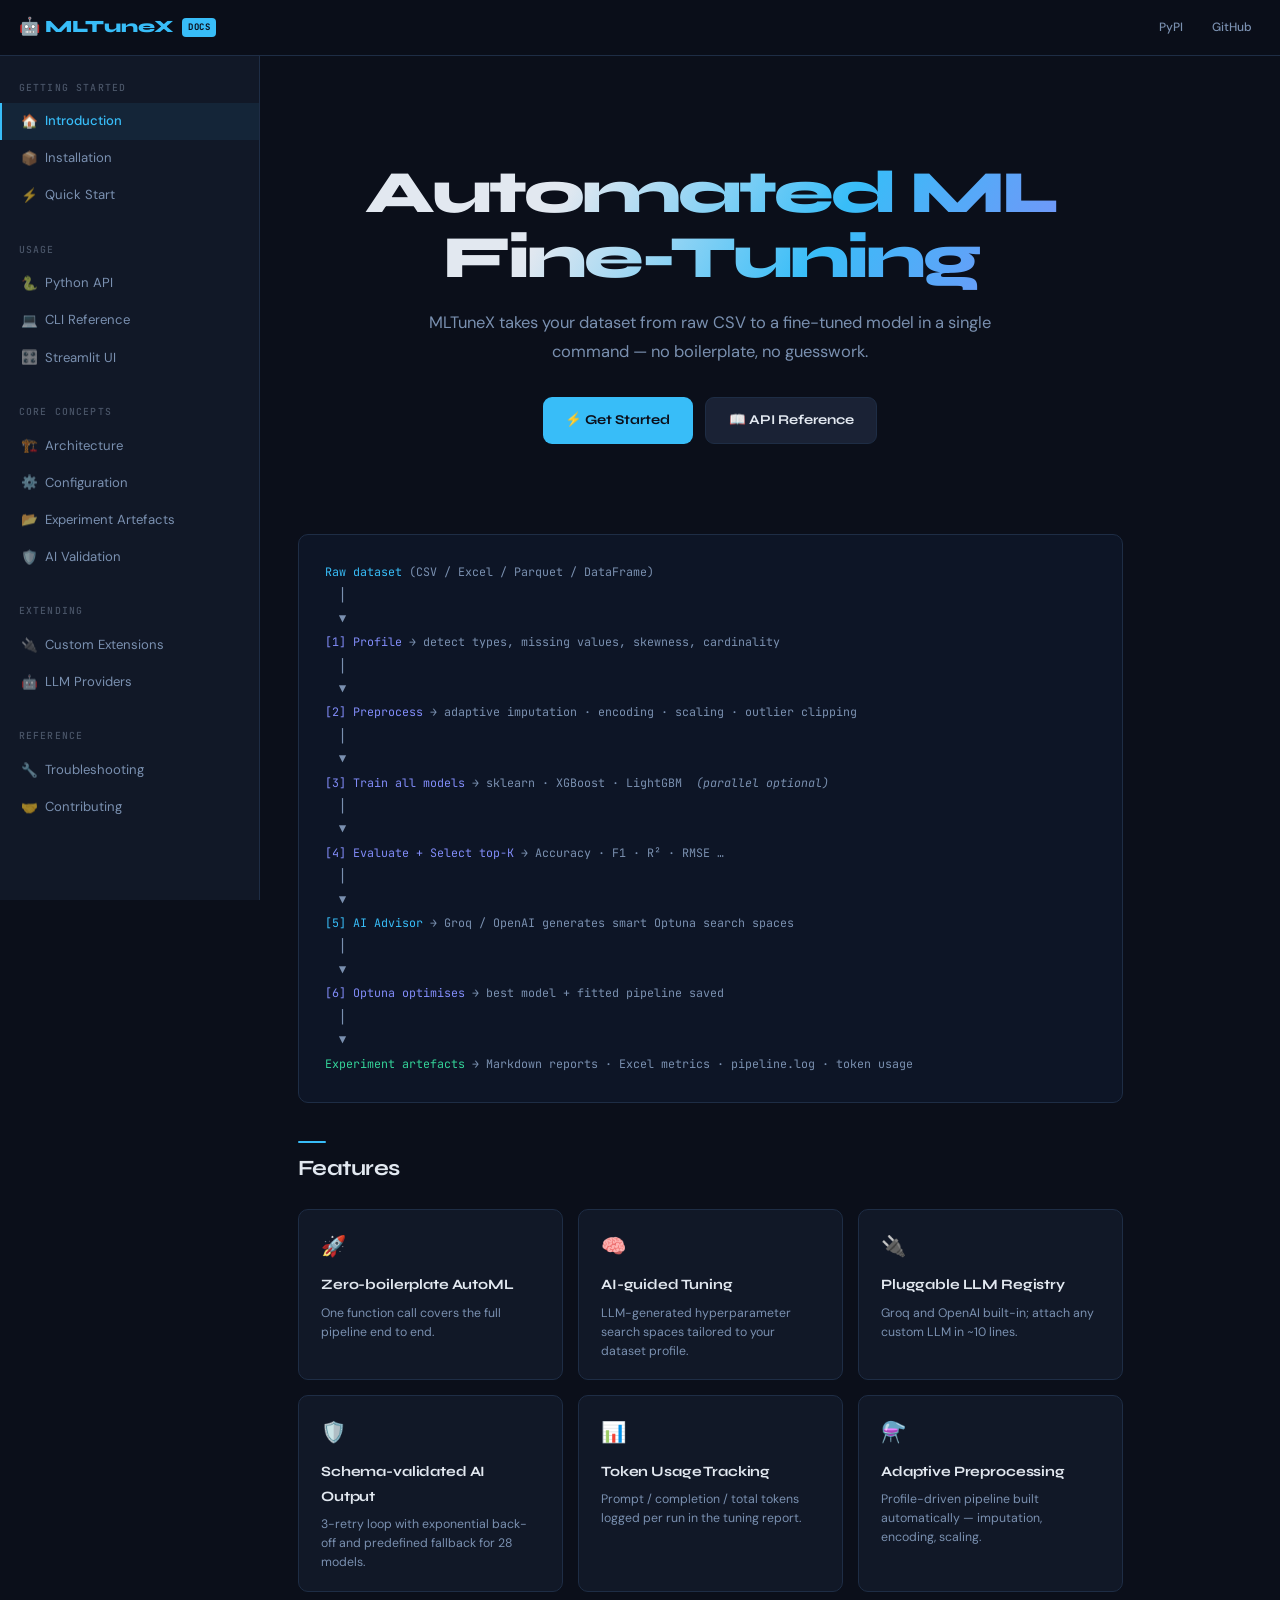
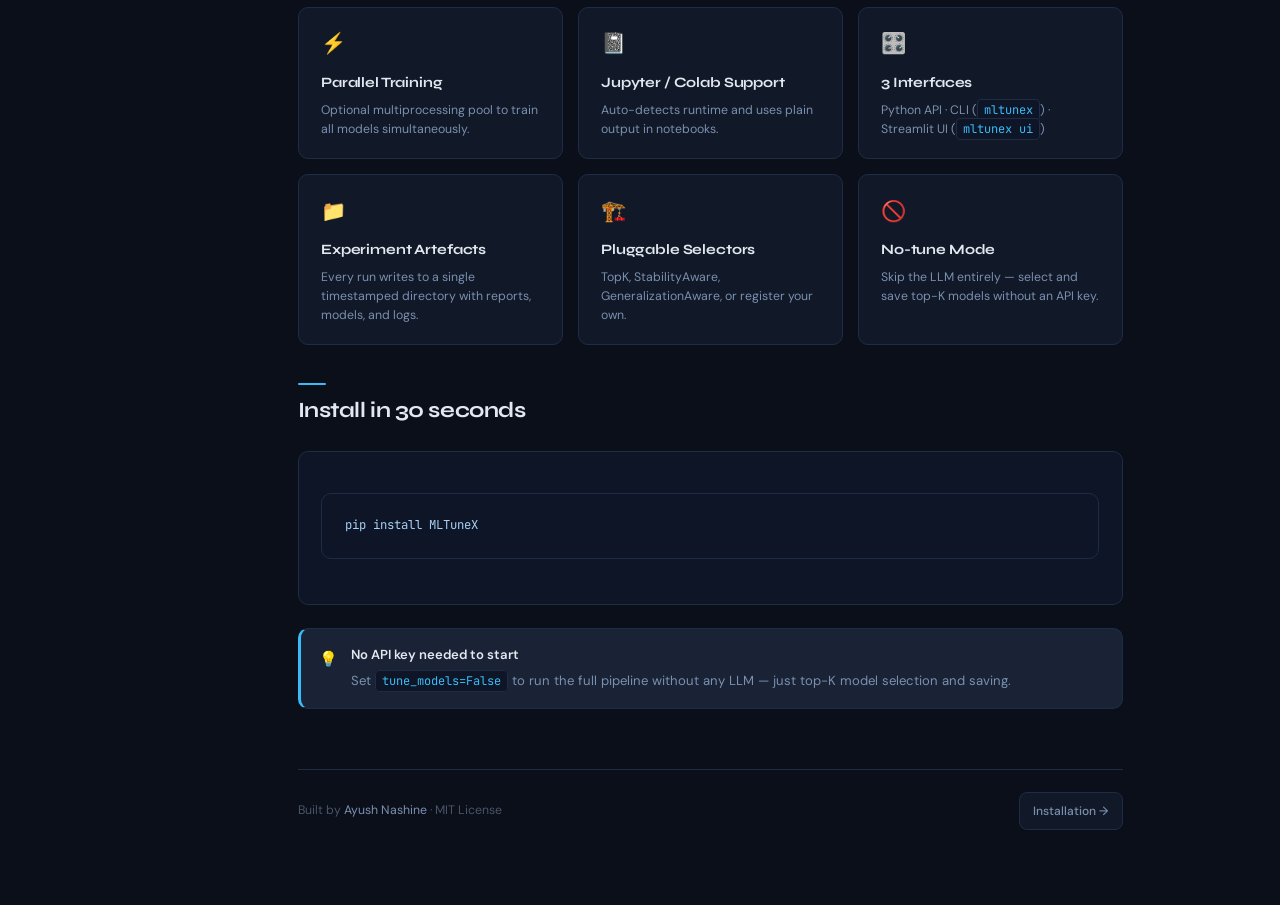
<file: index.html>
<!DOCTYPE html>
<html lang="en">
<head>
  <meta charset="UTF-8" />
  <meta name="viewport" content="width=device-width, initial-scale=1.0" />
  <title>MLTuneX — Automated ML Fine-Tuning</title>
  <link rel="stylesheet" href="assets/css/style.css" />
  <style>
    /* hero only on index */
    .landing-hero {
      text-align: center;
      padding: 4rem 1rem 3rem;
      max-width: 780px;
      margin: 0 auto 3rem;
    }
    .landing-hero .big-title {
      font-family: 'Syne', sans-serif;
      font-size: clamp(2.5rem, 6vw, 4rem);
      font-weight: 800;
      letter-spacing: -.05em;
      line-height: 1.08;
      background: linear-gradient(120deg, #e2e8f0 30%, #38bdf8 65%, #818cf8 100%);
      -webkit-background-clip: text; -webkit-text-fill-color: transparent;
      background-clip: text;
      margin-bottom: 1.25rem;
    }
    .landing-hero .subtitle {
      font-size: 1.1rem;
      color: var(--text-muted);
      max-width: 580px;
      margin: 0 auto 2rem;
    }
    .cta-row { display: flex; gap: .85rem; justify-content: center; flex-wrap: wrap; }
    .cta-btn {
      display: inline-flex; align-items: center; gap: .5rem;
      padding: .7rem 1.5rem; border-radius: 9px;
      font-family: 'Syne', sans-serif; font-weight: 700; font-size: .9rem;
      text-decoration: none; transition: .15s;
    }
    .cta-btn.primary { background: var(--accent); color: var(--bg); }
    .cta-btn.primary:hover { background: #7dd3fc; text-decoration: none; }
    .cta-btn.secondary {
      background: var(--bg3); color: var(--text);
      border: 1px solid var(--border);
    }
    .cta-btn.secondary:hover { border-color: var(--accent); color: var(--accent); text-decoration: none; }

    .pipeline-box {
      background: var(--code-bg); border: 1px solid var(--border);
      border-radius: var(--radius); padding: 1.75rem;
      font-family: 'JetBrains Mono', monospace;
      font-size: .78rem; line-height: 2;
      color: #7a90b0; text-align: left;
      margin: 2rem 0;
    }
    .pipeline-box .hl { color: var(--accent); }
    .pipeline-box .hl2 { color: var(--accent2); }
    .pipeline-box .hl3 { color: var(--accent3); }

    .feature-grid { display: grid; grid-template-columns: repeat(auto-fill, minmax(260px,1fr)); gap: 1rem; margin-top: 1.5rem; }
    .feat-card {
      background: var(--bg2); border: 1px solid var(--border);
      border-radius: var(--radius); padding: 1.25rem 1.5rem;
      transition: border-color .2s;
    }
    .feat-card:hover { border-color: var(--accent); }
    .feat-card .feat-icon { font-size: 1.35rem; margin-bottom: .6rem; }
    .feat-card h3 { font-family: 'Syne', sans-serif; font-size: .95rem; font-weight: 700; color: var(--text); margin: 0 0 .35rem; }
    .feat-card h3::before { display: none; }
    .feat-card p { font-size: .82rem; color: var(--text-muted); margin: 0; line-height: 1.55; }

    .quick-code { background: var(--code-bg); border: 1px solid var(--border); border-radius: var(--radius); padding: 1.5rem; margin: 1.5rem 0; }
  </style>
</head>
<body>

<!-- ── Top Header ── -->
<header class="top-header">
  <button class="hamburger" aria-label="Menu"><span></span><span></span><span></span></button>
  <a href="index.html" class="logo">
    🤖 MLTuneX <span class="badge">DOCS</span>
  </a>
  <div class="header-sep"></div>
  <nav class="header-links">
    <a href="https://pypi.org/project/MLTuneX/" target="_blank">PyPI</a>
    <a href="https://github.com/ayuk007/MLTuneX" target="_blank">GitHub</a>
  </nav>
</header>

<!-- ── Sidebar ── -->
<aside class="sidebar">
  <div class="nav-section">
    <div class="nav-section-title">Getting Started</div>
    <a href="index.html" class="nav-link"><span class="nav-icon">🏠</span>Introduction</a>
    <a href="installation.html" class="nav-link"><span class="nav-icon">📦</span>Installation</a>
    <a href="quickstart.html" class="nav-link"><span class="nav-icon">⚡</span>Quick Start</a>
  </div>
  <div class="nav-section">
    <div class="nav-section-title">Usage</div>
    <a href="python-api.html" class="nav-link"><span class="nav-icon">🐍</span>Python API</a>
    <a href="cli.html" class="nav-link"><span class="nav-icon">💻</span>CLI Reference</a>
    <a href="streamlit-ui.html" class="nav-link"><span class="nav-icon">🎛️</span>Streamlit UI</a>
  </div>
  <div class="nav-section">
    <div class="nav-section-title">Core Concepts</div>
    <a href="architecture.html" class="nav-link"><span class="nav-icon">🏗️</span>Architecture</a>
    <a href="configuration.html" class="nav-link"><span class="nav-icon">⚙️</span>Configuration</a>
    <a href="artefacts.html" class="nav-link"><span class="nav-icon">📂</span>Experiment Artefacts</a>
    <a href="ai-validation.html" class="nav-link"><span class="nav-icon">🛡️</span>AI Validation</a>
  </div>
  <div class="nav-section">
    <div class="nav-section-title">Extending</div>
    <a href="extending.html" class="nav-link"><span class="nav-icon">🔌</span>Custom Extensions</a>
    <a href="llm-providers.html" class="nav-link"><span class="nav-icon">🤖</span>LLM Providers</a>
  </div>
  <div class="nav-section">
    <div class="nav-section-title">Reference</div>
    <a href="troubleshooting.html" class="nav-link"><span class="nav-icon">🔧</span>Troubleshooting</a>
    <a href="contributing.html" class="nav-link"><span class="nav-icon">🤝</span>Contributing</a>
  </div>
</aside>

<!-- ── Main ── -->
<main class="main">
  <div class="landing-hero">
    <div class="big-title">Automated ML<br>Fine-Tuning</div>
    <p class="subtitle">MLTuneX takes your dataset from raw CSV to a fine-tuned model in a single command — no boilerplate, no guesswork.</p>
    <div class="cta-row">
      <a href="quickstart.html" class="cta-btn primary">⚡ Get Started</a>
      <a href="python-api.html" class="cta-btn secondary">📖 API Reference</a>
    </div>
  </div>

  <!-- Pipeline visual -->
  <div class="pipeline-box">
    <div><span class="hl">Raw dataset</span> (CSV / Excel / Parquet / DataFrame)</div>
    <div>&nbsp;&nbsp;│</div>
    <div>&nbsp;&nbsp;▼</div>
    <div><span class="hl2">[1] Profile</span> → detect types, missing values, skewness, cardinality</div>
    <div>&nbsp;&nbsp;│</div>
    <div>&nbsp;&nbsp;▼</div>
    <div><span class="hl2">[2] Preprocess</span> → adaptive imputation · encoding · scaling · outlier clipping</div>
    <div>&nbsp;&nbsp;│</div>
    <div>&nbsp;&nbsp;▼</div>
    <div><span class="hl2">[3] Train all models</span> → sklearn · XGBoost · LightGBM &nbsp;<em>(parallel optional)</em></div>
    <div>&nbsp;&nbsp;│</div>
    <div>&nbsp;&nbsp;▼</div>
    <div><span class="hl2">[4] Evaluate + Select top-K</span> → Accuracy · F1 · R² · RMSE …</div>
    <div>&nbsp;&nbsp;│</div>
    <div>&nbsp;&nbsp;▼</div>
    <div><span class="hl">[5] AI Advisor</span> → Groq / OpenAI generates smart Optuna search spaces</div>
    <div>&nbsp;&nbsp;│</div>
    <div>&nbsp;&nbsp;▼</div>
    <div><span class="hl2">[6] Optuna optimises</span> → best model + fitted pipeline saved</div>
    <div>&nbsp;&nbsp;│</div>
    <div>&nbsp;&nbsp;▼</div>
    <div><span class="hl3">Experiment artefacts</span> → Markdown reports · Excel metrics · pipeline.log · token usage</div>
  </div>

  <!-- Features -->
  <h2>Features</h2>
  <div class="feature-grid">
    <div class="feat-card"><div class="feat-icon">🚀</div><h3>Zero-boilerplate AutoML</h3><p>One function call covers the full pipeline end to end.</p></div>
    <div class="feat-card"><div class="feat-icon">🧠</div><h3>AI-guided Tuning</h3><p>LLM-generated hyperparameter search spaces tailored to your dataset profile.</p></div>
    <div class="feat-card"><div class="feat-icon">🔌</div><h3>Pluggable LLM Registry</h3><p>Groq and OpenAI built-in; attach any custom LLM in ~10 lines.</p></div>
    <div class="feat-card"><div class="feat-icon">🛡️</div><h3>Schema-validated AI Output</h3><p>3-retry loop with exponential back-off and predefined fallback for 28 models.</p></div>
    <div class="feat-card"><div class="feat-icon">📊</div><h3>Token Usage Tracking</h3><p>Prompt / completion / total tokens logged per run in the tuning report.</p></div>
    <div class="feat-card"><div class="feat-icon">⚗️</div><h3>Adaptive Preprocessing</h3><p>Profile-driven pipeline built automatically — imputation, encoding, scaling.</p></div>
    <div class="feat-card"><div class="feat-icon">⚡</div><h3>Parallel Training</h3><p>Optional multiprocessing pool to train all models simultaneously.</p></div>
    <div class="feat-card"><div class="feat-icon">📓</div><h3>Jupyter / Colab Support</h3><p>Auto-detects runtime and uses plain output in notebooks.</p></div>
    <div class="feat-card"><div class="feat-icon">🎛️</div><h3>3 Interfaces</h3><p>Python API · CLI (<code>mltunex</code>) · Streamlit UI (<code>mltunex ui</code>)</p></div>
    <div class="feat-card"><div class="feat-icon">📁</div><h3>Experiment Artefacts</h3><p>Every run writes to a single timestamped directory with reports, models, and logs.</p></div>
    <div class="feat-card"><div class="feat-icon">🏗️</div><h3>Pluggable Selectors</h3><p>TopK, StabilityAware, GeneralizationAware, or register your own.</p></div>
    <div class="feat-card"><div class="feat-icon">🚫</div><h3>No-tune Mode</h3><p>Skip the LLM entirely — select and save top-K models without an API key.</p></div>
  </div>

  <!-- Quick install -->
  <h2>Install in 30 seconds</h2>
  <div class="quick-code">
    <pre><code>pip install MLTuneX</code></pre>
  </div>
  <div class="callout info">
    <span class="callout-icon">💡</span>
    <div class="callout-body"><strong>No API key needed to start</strong> Set <code>tune_models=False</code> to run the full pipeline without any LLM — just top-K model selection and saving.</div>
  </div>

  <div class="page-footer">
    <span>Built by <a href="https://github.com/ayuk007" target="_blank">Ayush Nashine</a> · MIT License</span>
    <div class="prev-next">
      <a href="installation.html" class="nav-btn">Installation →</a>
    </div>
  </div>
</main>

<script src="assets/js/main.js"></script>
</body>
</html>
</file>
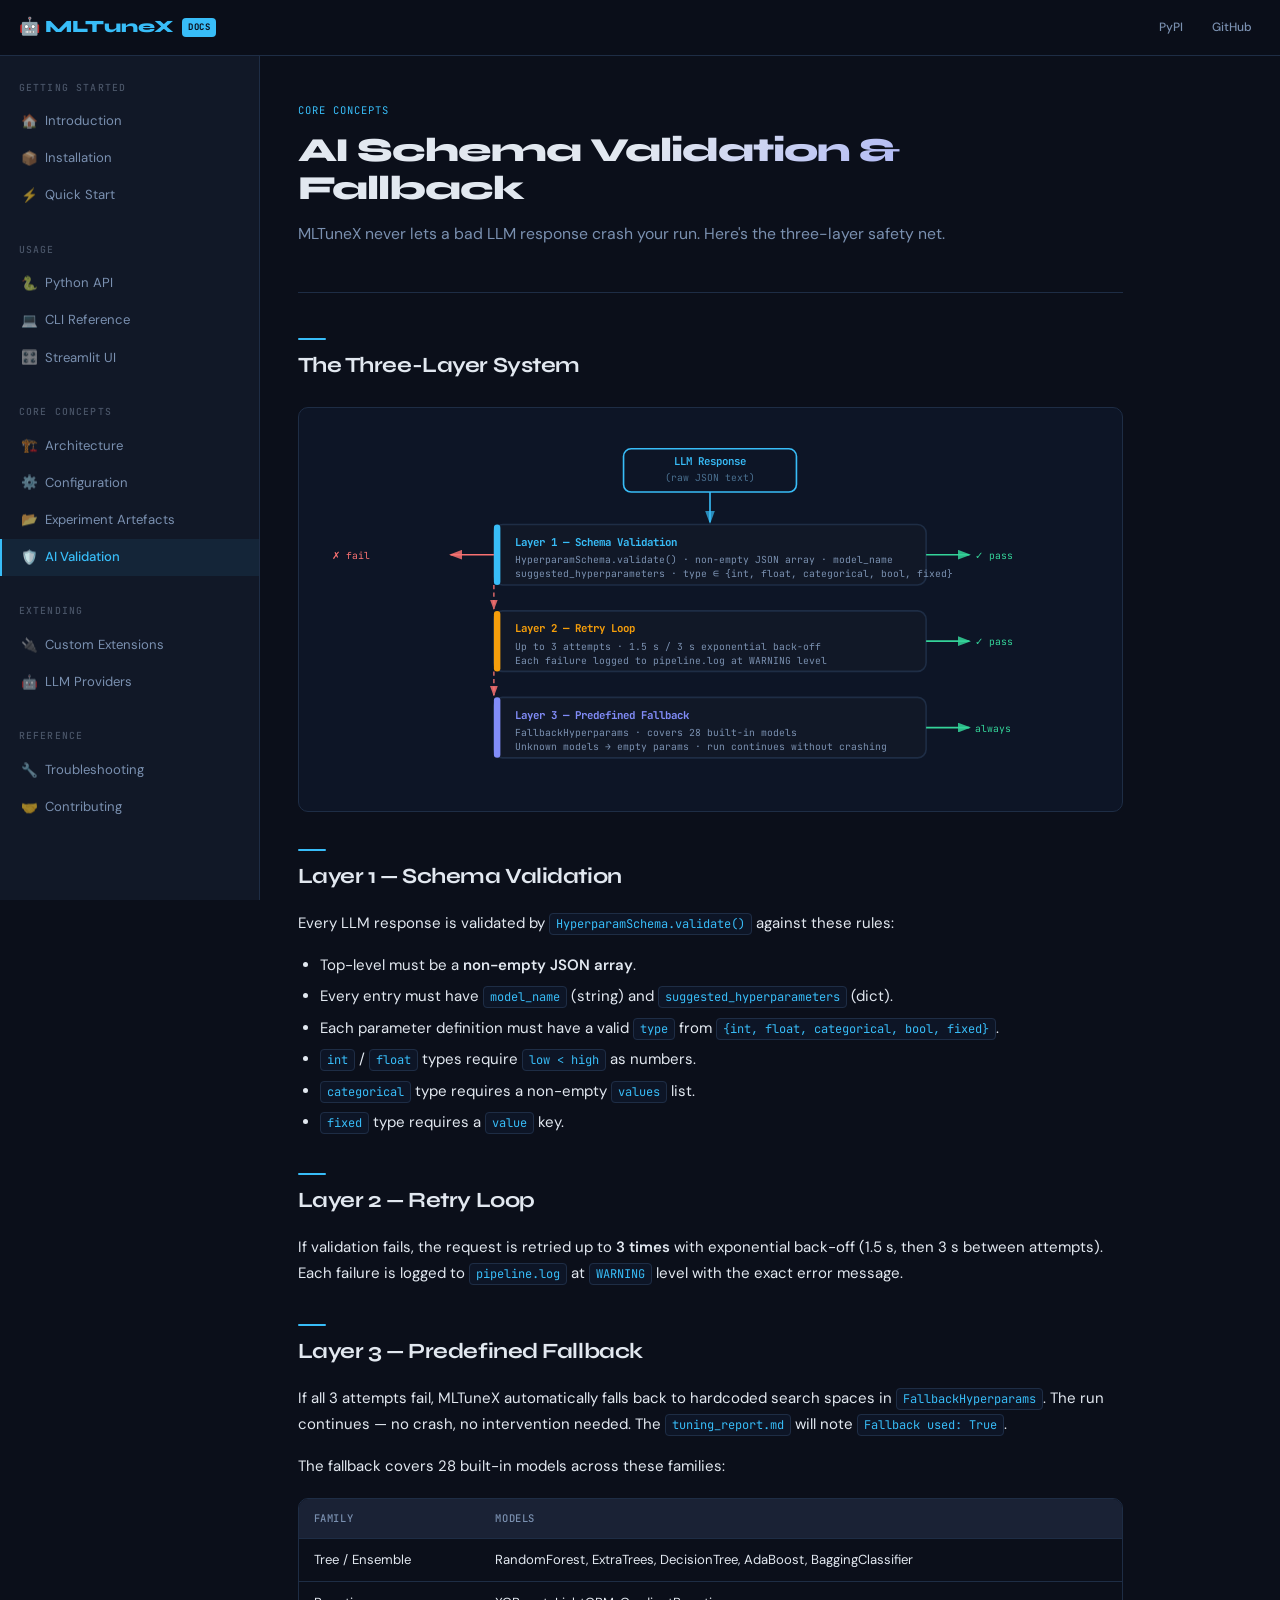
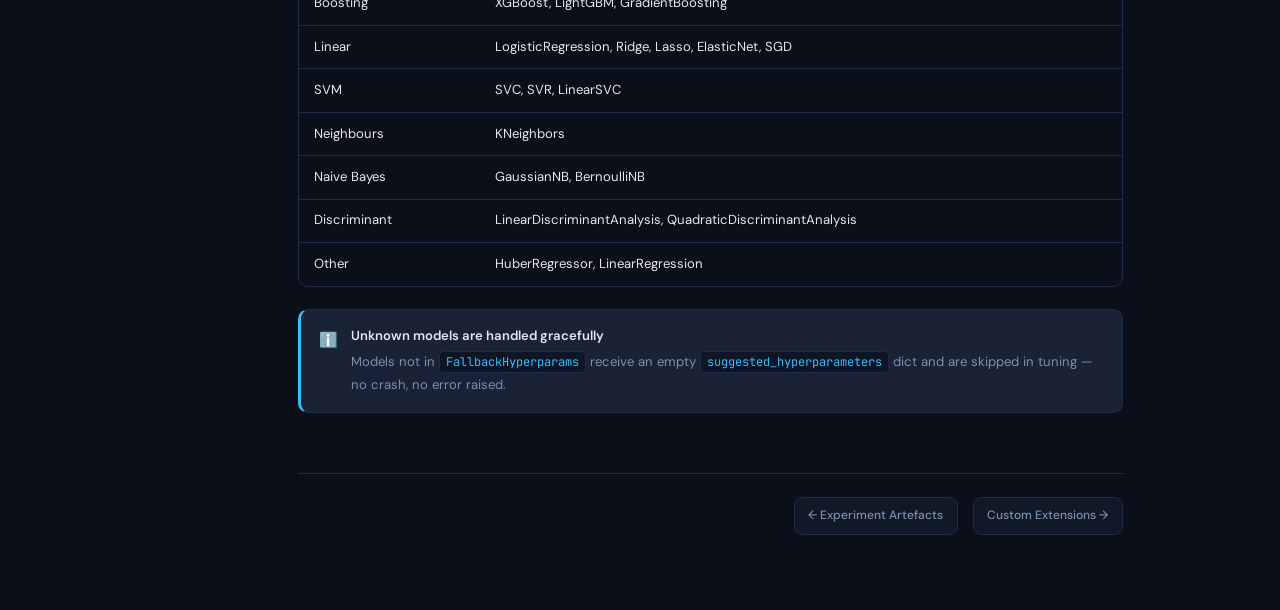
<file: ai-validation.html>
<!DOCTYPE html>
<html lang="en">
<head>
  <meta charset="UTF-8" />
  <meta name="viewport" content="width=device-width, initial-scale=1.0" />
  <title>AI Schema Validation — MLTuneX Docs</title>
  <link rel="stylesheet" href="assets/css/style.css" />
</head>
<body>
<header class="top-header">
  <button class="hamburger" aria-label="Menu"><span></span><span></span><span></span></button>
  <a href="index.html" class="logo">🤖 MLTuneX <span class="badge">DOCS</span></a>
  <div class="header-sep"></div>
  <nav class="header-links">
    <a href="https://pypi.org/project/MLTuneX/" target="_blank">PyPI</a>
    <a href="https://github.com/ayuk007/MLTuneX" target="_blank">GitHub</a>
  </nav>
</header>
<aside class="sidebar">
  <div class="nav-section">
    <div class="nav-section-title">Getting Started</div>
    <a href="index.html" class="nav-link"><span class="nav-icon">🏠</span>Introduction</a>
    <a href="installation.html" class="nav-link"><span class="nav-icon">📦</span>Installation</a>
    <a href="quickstart.html" class="nav-link"><span class="nav-icon">⚡</span>Quick Start</a>
  </div>
  <div class="nav-section">
    <div class="nav-section-title">Usage</div>
    <a href="python-api.html" class="nav-link"><span class="nav-icon">🐍</span>Python API</a>
    <a href="cli.html" class="nav-link"><span class="nav-icon">💻</span>CLI Reference</a>
    <a href="streamlit-ui.html" class="nav-link"><span class="nav-icon">🎛️</span>Streamlit UI</a>
  </div>
  <div class="nav-section">
    <div class="nav-section-title">Core Concepts</div>
    <a href="architecture.html" class="nav-link"><span class="nav-icon">🏗️</span>Architecture</a>
    <a href="configuration.html" class="nav-link"><span class="nav-icon">⚙️</span>Configuration</a>
    <a href="artefacts.html" class="nav-link"><span class="nav-icon">📂</span>Experiment Artefacts</a>
    <a href="ai-validation.html" class="nav-link"><span class="nav-icon">🛡️</span>AI Validation</a>
  </div>
  <div class="nav-section">
    <div class="nav-section-title">Extending</div>
    <a href="extending.html" class="nav-link"><span class="nav-icon">🔌</span>Custom Extensions</a>
    <a href="llm-providers.html" class="nav-link"><span class="nav-icon">🤖</span>LLM Providers</a>
  </div>
  <div class="nav-section">
    <div class="nav-section-title">Reference</div>
    <a href="troubleshooting.html" class="nav-link"><span class="nav-icon">🔧</span>Troubleshooting</a>
    <a href="contributing.html" class="nav-link"><span class="nav-icon">🤝</span>Contributing</a>
  </div>
</aside>
<main class="main">
  <div class="page-hero">
    <div class="eyebrow">Core Concepts</div>
    <h1>AI Schema Validation &amp; Fallback</h1>
    <p>MLTuneX never lets a bad LLM response crash your run. Here's the three-layer safety net.</p>
  </div>

  <h2>The Three-Layer System</h2>

  <!-- SVG diagram -->
  <div class="diagram-wrap">
    <svg viewBox="0 0 720 310" xmlns="http://www.w3.org/2000/svg" style="max-width:100%;font-family:'JetBrains Mono',monospace;">
      <defs>
        <marker id="a" markerWidth="8" markerHeight="6" refX="7" refY="3" orient="auto">
          <polygon points="0 0,8 3,0 6" fill="#38bdf8" opacity=".7"/>
        </marker>
        <marker id="b" markerWidth="8" markerHeight="6" refX="7" refY="3" orient="auto">
          <polygon points="0 0,8 3,0 6" fill="#f87171" opacity=".85"/>
        </marker>
        <marker id="c" markerWidth="8" markerHeight="6" refX="7" refY="3" orient="auto">
          <polygon points="0 0,8 3,0 6" fill="#34d399" opacity=".85"/>
        </marker>
      </defs>

      <!-- LLM response -->
      <rect x="280" y="10" width="160" height="40" rx="7" fill="#0d1526" stroke="#38bdf8" stroke-width="1.5"/>
      <text x="360" y="25" text-anchor="middle" fill="#38bdf8" font-size="10" font-weight="600">LLM Response</text>
      <text x="360" y="40" text-anchor="middle" fill="#4a7090" font-size="9">(raw JSON text)</text>

      <!-- arrow down -->
      <line x1="360" y1="50" x2="360" y2="78" stroke="#38bdf8" stroke-width="1.5" marker-end="url(#a)"/>

      <!-- Layer 1 -->
      <rect x="160" y="80" width="400" height="56" rx="8" fill="#111827" stroke="#1e2d45" stroke-width="1.5"/>
      <rect x="160" y="80" width="6" height="56" rx="3" fill="#38bdf8"/>
      <text x="180" y="100" fill="#38bdf8" font-size="10" font-weight="700">Layer 1 — Schema Validation</text>
      <text x="180" y="116" fill="#7a90b0" font-size="9">HyperparamSchema.validate() · non-empty JSON array · model_name</text>
      <text x="180" y="129" fill="#7a90b0" font-size="9">suggested_hyperparameters · type ∈ {int, float, categorical, bool, fixed}</text>

      <!-- pass arrow right -->
      <line x1="560" y1="108" x2="600" y2="108" stroke="#34d399" stroke-width="1.5" marker-end="url(#c)"/>
      <text x="605" y="112" fill="#34d399" font-size="9">✓ pass</text>

      <!-- fail arrow left -->
      <line x1="160" y1="108" x2="120" y2="108" stroke="#f87171" stroke-width="1.5" marker-end="url(#b)"/>
      <text x="10" y="112" fill="#f87171" font-size="9">✗ fail</text>

      <!-- fail arrow down to layer 2 -->
      <line x1="160" y1="136" x2="160" y2="158" stroke="#f87171" stroke-width="1.2" stroke-dasharray="4,3" marker-end="url(#b)"/>

      <!-- Layer 2 -->
      <rect x="160" y="160" width="400" height="56" rx="8" fill="#111827" stroke="#1e2d45" stroke-width="1.5"/>
      <rect x="160" y="160" width="6" height="56" rx="3" fill="#f59e0b"/>
      <text x="180" y="180" fill="#f59e0b" font-size="10" font-weight="700">Layer 2 — Retry Loop</text>
      <text x="180" y="196" fill="#7a90b0" font-size="9">Up to 3 attempts · 1.5 s / 3 s exponential back-off</text>
      <text x="180" y="209" fill="#7a90b0" font-size="9">Each failure logged to pipeline.log at WARNING level</text>

      <!-- pass arrow right -->
      <line x1="560" y1="188" x2="600" y2="188" stroke="#34d399" stroke-width="1.5" marker-end="url(#c)"/>
      <text x="605" y="192" fill="#34d399" font-size="9">✓ pass</text>

      <!-- fail arrow down to layer 3 -->
      <line x1="160" y1="216" x2="160" y2="238" stroke="#f87171" stroke-width="1.2" stroke-dasharray="4,3" marker-end="url(#b)"/>

      <!-- Layer 3 -->
      <rect x="160" y="240" width="400" height="56" rx="8" fill="#111827" stroke="#1e2d45" stroke-width="1.5"/>
      <rect x="160" y="240" width="6" height="56" rx="3" fill="#818cf8"/>
      <text x="180" y="260" fill="#818cf8" font-size="10" font-weight="700">Layer 3 — Predefined Fallback</text>
      <text x="180" y="276" fill="#7a90b0" font-size="9">FallbackHyperparams · covers 28 built-in models</text>
      <text x="180" y="289" fill="#7a90b0" font-size="9">Unknown models → empty params · run continues without crashing</text>

      <!-- pass arrow right -->
      <line x1="560" y1="268" x2="600" y2="268" stroke="#34d399" stroke-width="1.5" marker-end="url(#c)"/>
      <text x="605" y="272" fill="#34d399" font-size="9">always</text>
    </svg>
  </div>

  <h2>Layer 1 — Schema Validation</h2>
  <p>Every LLM response is validated by <code>HyperparamSchema.validate()</code> against these rules:</p>
  <ul>
    <li>Top-level must be a <strong>non-empty JSON array</strong>.</li>
    <li>Every entry must have <code>model_name</code> (string) and <code>suggested_hyperparameters</code> (dict).</li>
    <li>Each parameter definition must have a valid <code>type</code> from <code>{int, float, categorical, bool, fixed}</code>.</li>
    <li><code>int</code> / <code>float</code> types require <code>low &lt; high</code> as numbers.</li>
    <li><code>categorical</code> type requires a non-empty <code>values</code> list.</li>
    <li><code>fixed</code> type requires a <code>value</code> key.</li>
  </ul>

  <h2>Layer 2 — Retry Loop</h2>
  <p>If validation fails, the request is retried up to <strong>3 times</strong> with exponential back-off (1.5 s, then 3 s between attempts). Each failure is logged to <code>pipeline.log</code> at <code>WARNING</code> level with the exact error message.</p>

  <h2>Layer 3 — Predefined Fallback</h2>
  <p>If all 3 attempts fail, MLTuneX automatically falls back to hardcoded search spaces in <code>FallbackHyperparams</code>. The run continues — no crash, no intervention needed. The <code>tuning_report.md</code> will note <code>Fallback used: True</code>.</p>
  <p>The fallback covers 28 built-in models across these families:</p>

  <div class="table-wrap">
    <table>
      <thead><tr><th>Family</th><th>Models</th></tr></thead>
      <tbody>
        <tr><td>Tree / Ensemble</td><td>RandomForest, ExtraTrees, DecisionTree, AdaBoost, BaggingClassifier</td></tr>
        <tr><td>Boosting</td><td>XGBoost, LightGBM, GradientBoosting</td></tr>
        <tr><td>Linear</td><td>LogisticRegression, Ridge, Lasso, ElasticNet, SGD</td></tr>
        <tr><td>SVM</td><td>SVC, SVR, LinearSVC</td></tr>
        <tr><td>Neighbours</td><td>KNeighbors</td></tr>
        <tr><td>Naive Bayes</td><td>GaussianNB, BernoulliNB</td></tr>
        <tr><td>Discriminant</td><td>LinearDiscriminantAnalysis, QuadraticDiscriminantAnalysis</td></tr>
        <tr><td>Other</td><td>HuberRegressor, LinearRegression</td></tr>
      </tbody>
    </table>
  </div>

  <div class="callout info">
    <span class="callout-icon">ℹ️</span>
    <div class="callout-body"><strong>Unknown models are handled gracefully</strong> Models not in <code>FallbackHyperparams</code> receive an empty <code>suggested_hyperparameters</code> dict and are skipped in tuning — no crash, no error raised.</div>
  </div>

  <div class="page-footer">
    <span></span>
    <div class="prev-next">
      <a href="artefacts.html" class="nav-btn">← Experiment Artefacts</a>
      <a href="extending.html" class="nav-btn">Custom Extensions →</a>
    </div>
  </div>
</main>
<script src="assets/js/main.js"></script>
</body>
</html>
</file>
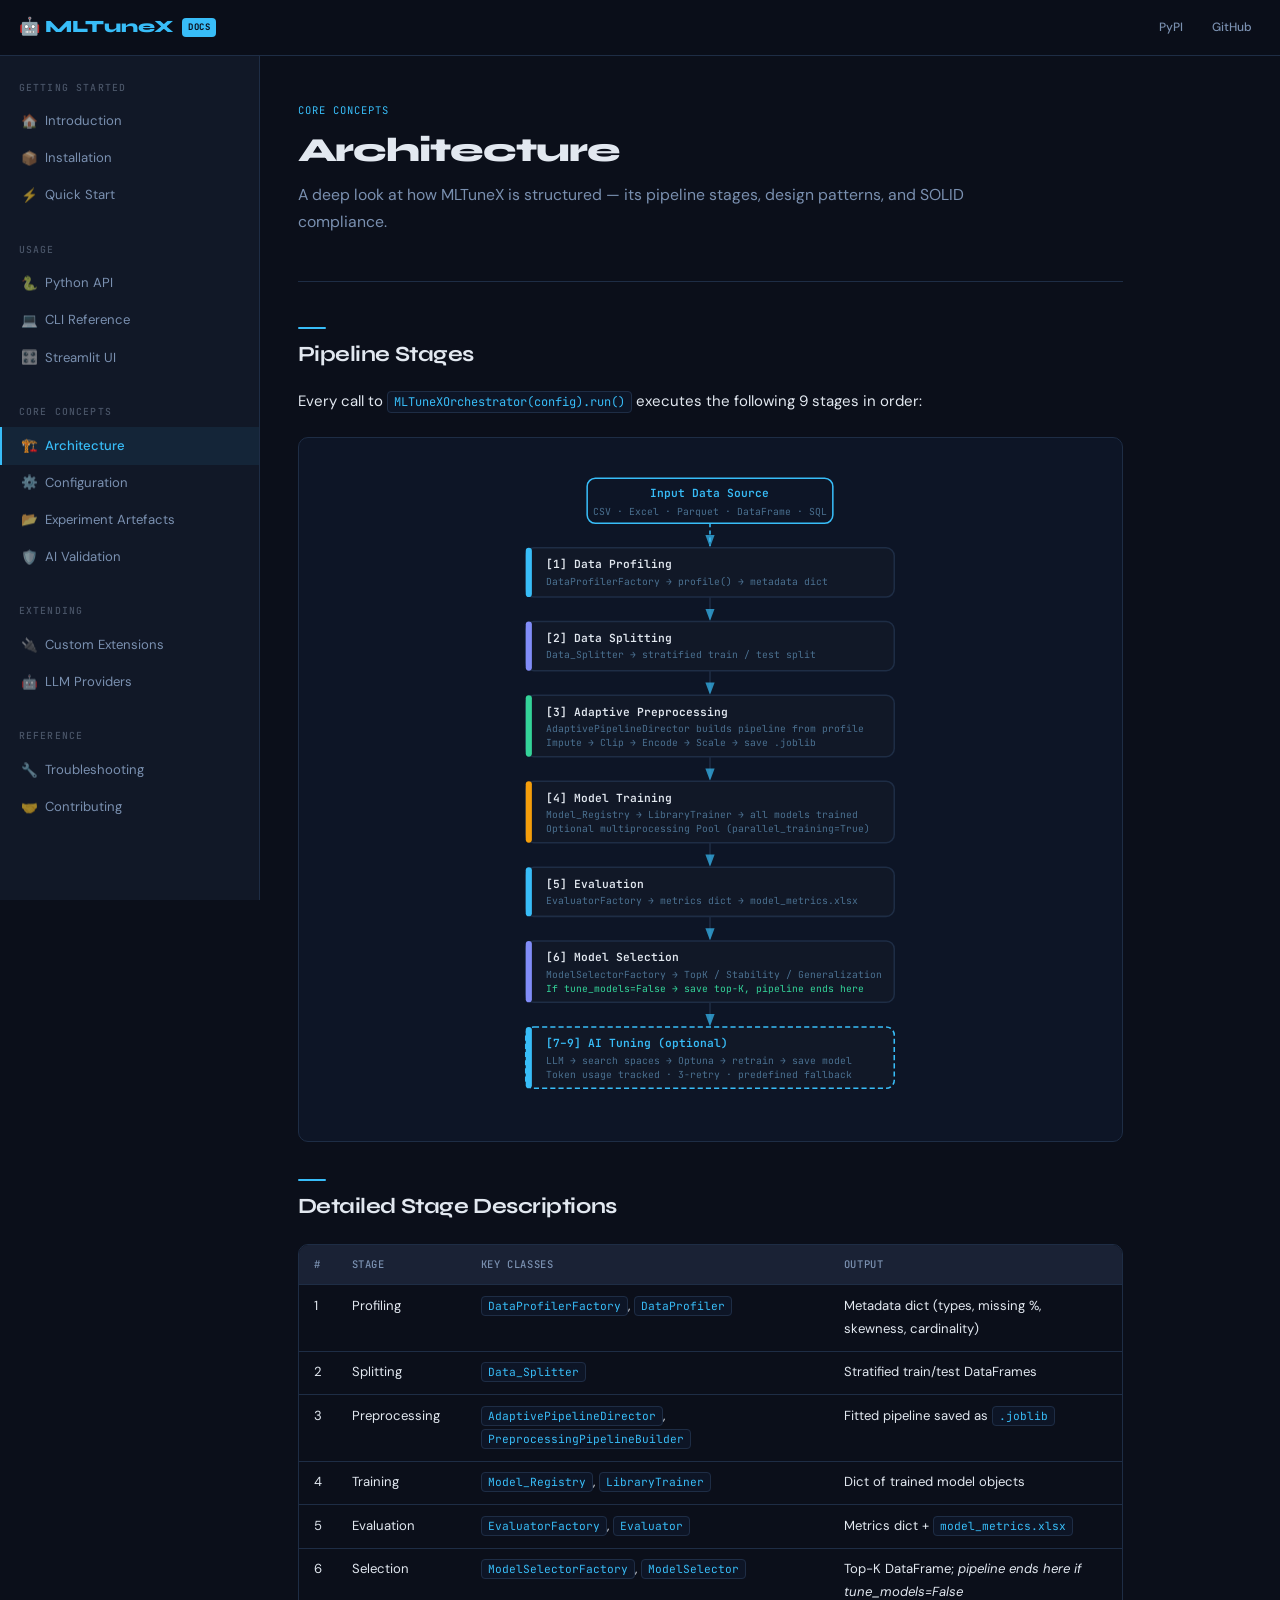
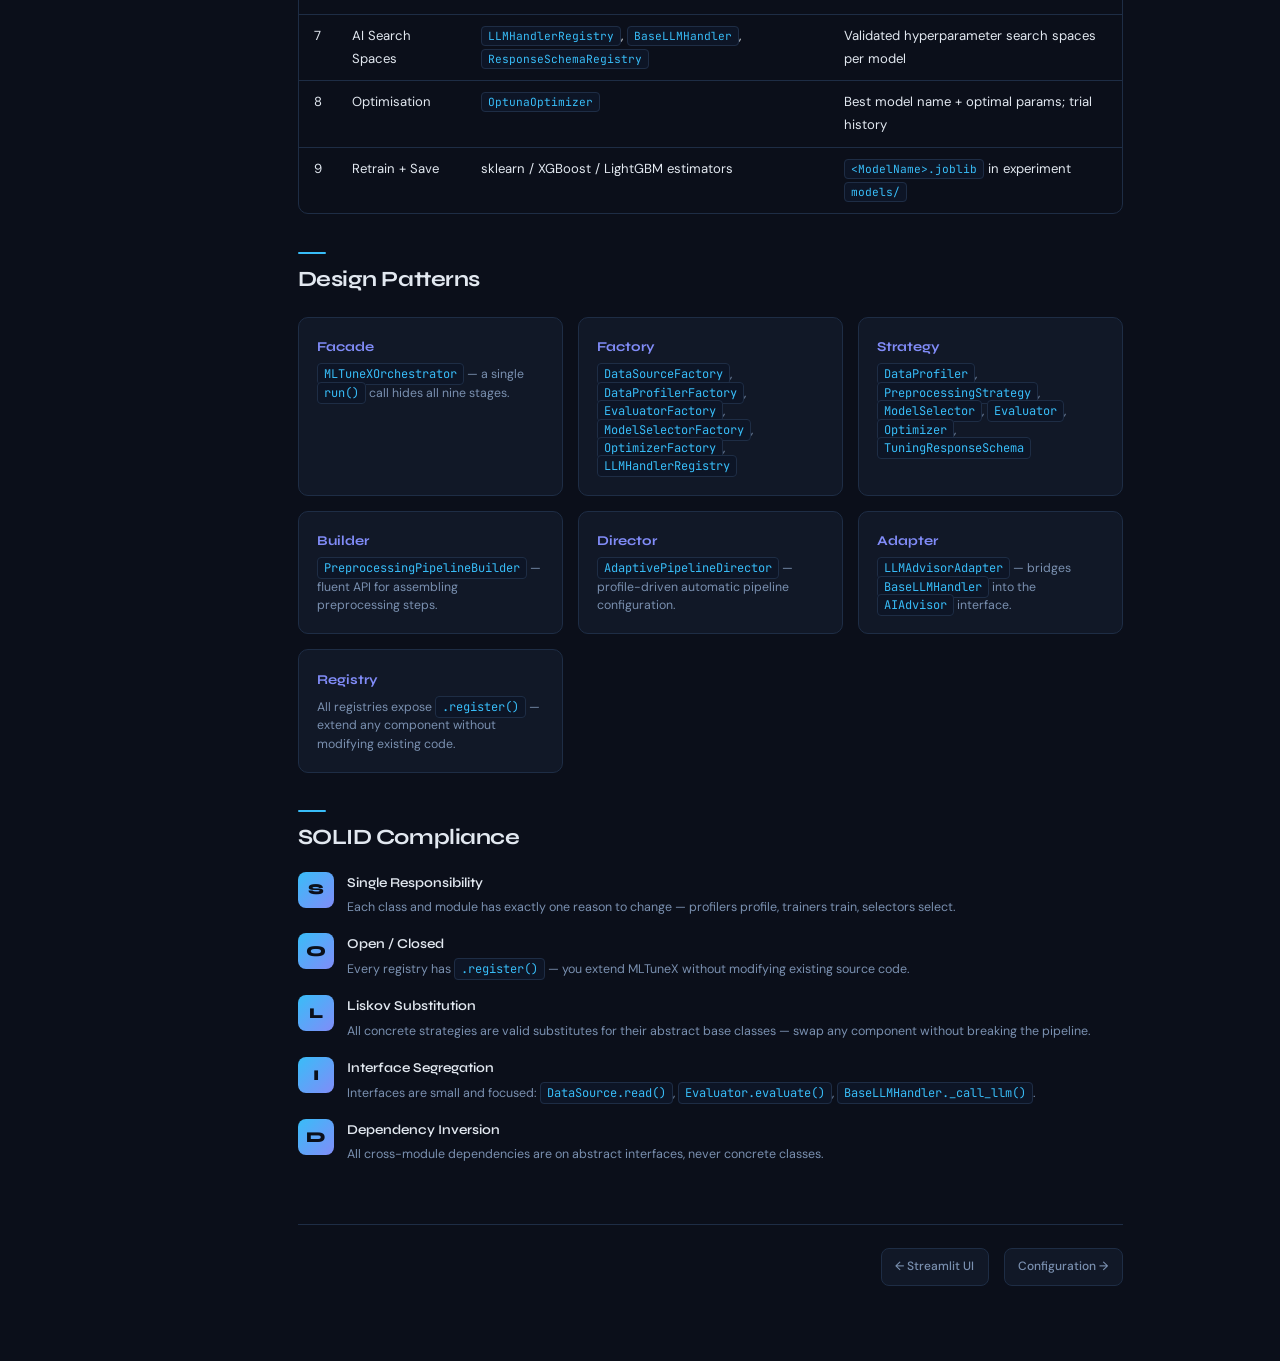
<file: architecture.html>
<!DOCTYPE html>
<html lang="en">
<head>
  <meta charset="UTF-8" />
  <meta name="viewport" content="width=device-width, initial-scale=1.0" />
  <title>Architecture — MLTuneX Docs</title>
  <link rel="stylesheet" href="assets/css/style.css" />
  <style>
    .pattern-grid { display: grid; grid-template-columns: repeat(auto-fill, minmax(240px,1fr)); gap: 1rem; margin: 1.25rem 0 1.75rem; }
    .pattern-card {
      background: var(--bg2); border: 1px solid var(--border);
      border-radius: var(--radius); padding: 1.25rem;
    }
    .pattern-card .pattern-name {
      font-family: 'Syne', sans-serif; font-weight: 700;
      font-size: .9rem; color: var(--accent2); margin-bottom: .35rem;
    }
    .pattern-card p { font-size: .82rem; color: var(--text-muted); margin: 0; line-height: 1.5; }
    .solid-row { display: grid; grid-template-columns: 38px 1fr; gap: .75rem; align-items: start; margin-bottom: 1.1rem; }
    .solid-letter {
      width: 36px; height: 36px; border-radius: 8px;
      background: linear-gradient(135deg, var(--accent), var(--accent2));
      display: flex; align-items: center; justify-content: center;
      font-family: 'Syne', sans-serif; font-weight: 800; font-size: 1rem; color: var(--bg);
    }
    .solid-body h4 { font-family: 'Syne', sans-serif; font-weight: 600; font-size: .9rem; color: var(--text); margin-bottom: .2rem; }
    .solid-body p { font-size: .83rem; color: var(--text-muted); margin: 0; line-height: 1.5; }
  </style>
</head>
<body>
<header class="top-header">
  <button class="hamburger" aria-label="Menu"><span></span><span></span><span></span></button>
  <a href="index.html" class="logo">🤖 MLTuneX <span class="badge">DOCS</span></a>
  <div class="header-sep"></div>
  <nav class="header-links">
    <a href="https://pypi.org/project/MLTuneX/" target="_blank">PyPI</a>
    <a href="https://github.com/ayuk007/MLTuneX" target="_blank">GitHub</a>
  </nav>
</header>
<aside class="sidebar">
  <div class="nav-section">
    <div class="nav-section-title">Getting Started</div>
    <a href="index.html" class="nav-link"><span class="nav-icon">🏠</span>Introduction</a>
    <a href="installation.html" class="nav-link"><span class="nav-icon">📦</span>Installation</a>
    <a href="quickstart.html" class="nav-link"><span class="nav-icon">⚡</span>Quick Start</a>
  </div>
  <div class="nav-section">
    <div class="nav-section-title">Usage</div>
    <a href="python-api.html" class="nav-link"><span class="nav-icon">🐍</span>Python API</a>
    <a href="cli.html" class="nav-link"><span class="nav-icon">💻</span>CLI Reference</a>
    <a href="streamlit-ui.html" class="nav-link"><span class="nav-icon">🎛️</span>Streamlit UI</a>
  </div>
  <div class="nav-section">
    <div class="nav-section-title">Core Concepts</div>
    <a href="architecture.html" class="nav-link"><span class="nav-icon">🏗️</span>Architecture</a>
    <a href="configuration.html" class="nav-link"><span class="nav-icon">⚙️</span>Configuration</a>
    <a href="artefacts.html" class="nav-link"><span class="nav-icon">📂</span>Experiment Artefacts</a>
    <a href="ai-validation.html" class="nav-link"><span class="nav-icon">🛡️</span>AI Validation</a>
  </div>
  <div class="nav-section">
    <div class="nav-section-title">Extending</div>
    <a href="extending.html" class="nav-link"><span class="nav-icon">🔌</span>Custom Extensions</a>
    <a href="llm-providers.html" class="nav-link"><span class="nav-icon">🤖</span>LLM Providers</a>
  </div>
  <div class="nav-section">
    <div class="nav-section-title">Reference</div>
    <a href="troubleshooting.html" class="nav-link"><span class="nav-icon">🔧</span>Troubleshooting</a>
    <a href="contributing.html" class="nav-link"><span class="nav-icon">🤝</span>Contributing</a>
  </div>
</aside>
<main class="main">
  <div class="page-hero">
    <div class="eyebrow">Core Concepts</div>
    <h1>Architecture</h1>
    <p>A deep look at how MLTuneX is structured — its pipeline stages, design patterns, and SOLID compliance.</p>
  </div>

  <h2>Pipeline Stages</h2>
  <p>Every call to <code>MLTuneXOrchestrator(config).run()</code> executes the following 9 stages in order:</p>

  <!-- SVG Pipeline Diagram -->
  <div class="diagram-wrap">
    <svg viewBox="0 0 760 620" xmlns="http://www.w3.org/2000/svg" style="max-width:100%;font-family:'JetBrains Mono',monospace;">
      <defs>
        <marker id="arr" markerWidth="8" markerHeight="6" refX="7" refY="3" orient="auto">
          <polygon points="0 0, 8 3, 0 6" fill="#38bdf8" opacity=".7"/>
        </marker>
        <marker id="arr2" markerWidth="8" markerHeight="6" refX="7" refY="3" orient="auto">
          <polygon points="0 0, 8 3, 0 6" fill="#818cf8" opacity=".7"/>
        </marker>
      </defs>

      <!-- Input -->
      <rect x="260" y="10" width="240" height="44" rx="8" fill="#0d1526" stroke="#38bdf8" stroke-width="1.5"/>
      <text x="380" y="28" text-anchor="middle" fill="#38bdf8" font-size="11" font-weight="600">Input Data Source</text>
      <text x="380" y="46" text-anchor="middle" fill="#4a7090" font-size="9.5">CSV · Excel · Parquet · DataFrame · SQL</text>

      <!-- Arrow 0→1 -->
      <line x1="380" y1="54" x2="380" y2="76" stroke="#38bdf8" stroke-width="1.5" stroke-dasharray="4,3" marker-end="url(#arr)"/>

      <!-- Stage boxes helper: x=200 width=360 -->
      <!-- 1 Profiling -->
      <rect x="200" y="78" width="360" height="48" rx="8" fill="#111827" stroke="#1e2d45" stroke-width="1.5"/>
      <rect x="200" y="78" width="6" height="48" rx="3" fill="#38bdf8"/>
      <text x="220" y="98" fill="#e2e8f0" font-size="11" font-weight="600">[1] Data Profiling</text>
      <text x="220" y="114" fill="#4a7090" font-size="9.5">DataProfilerFactory → profile() → metadata dict</text>

      <line x1="380" y1="126" x2="380" y2="148" stroke="#1e2d45" stroke-width="1.5" marker-end="url(#arr)"/>

      <!-- 2 Splitting -->
      <rect x="200" y="150" width="360" height="48" rx="8" fill="#111827" stroke="#1e2d45" stroke-width="1.5"/>
      <rect x="200" y="150" width="6" height="48" rx="3" fill="#818cf8"/>
      <text x="220" y="170" fill="#e2e8f0" font-size="11" font-weight="600">[2] Data Splitting</text>
      <text x="220" y="186" fill="#4a7090" font-size="9.5">Data_Splitter → stratified train / test split</text>

      <line x1="380" y1="198" x2="380" y2="220" stroke="#1e2d45" stroke-width="1.5" marker-end="url(#arr)"/>

      <!-- 3 Preprocessing -->
      <rect x="200" y="222" width="360" height="60" rx="8" fill="#111827" stroke="#1e2d45" stroke-width="1.5"/>
      <rect x="200" y="222" width="6" height="60" rx="3" fill="#34d399"/>
      <text x="220" y="242" fill="#e2e8f0" font-size="11" font-weight="600">[3] Adaptive Preprocessing</text>
      <text x="220" y="258" fill="#4a7090" font-size="9.5">AdaptivePipelineDirector builds pipeline from profile</text>
      <text x="220" y="272" fill="#4a7090" font-size="9.5">Impute → Clip → Encode → Scale → save .joblib</text>

      <line x1="380" y1="282" x2="380" y2="304" stroke="#1e2d45" stroke-width="1.5" marker-end="url(#arr)"/>

      <!-- 4 Training -->
      <rect x="200" y="306" width="360" height="60" rx="8" fill="#111827" stroke="#1e2d45" stroke-width="1.5"/>
      <rect x="200" y="306" width="6" height="60" rx="3" fill="#f59e0b"/>
      <text x="220" y="326" fill="#e2e8f0" font-size="11" font-weight="600">[4] Model Training</text>
      <text x="220" y="342" fill="#4a7090" font-size="9.5">Model_Registry → LibraryTrainer → all models trained</text>
      <text x="220" y="356" fill="#4a7090" font-size="9.5">Optional multiprocessing Pool (parallel_training=True)</text>

      <line x1="380" y1="366" x2="380" y2="388" stroke="#1e2d45" stroke-width="1.5" marker-end="url(#arr)"/>

      <!-- 5 Evaluation -->
      <rect x="200" y="390" width="360" height="48" rx="8" fill="#111827" stroke="#1e2d45" stroke-width="1.5"/>
      <rect x="200" y="390" width="6" height="48" rx="3" fill="#38bdf8"/>
      <text x="220" y="410" fill="#e2e8f0" font-size="11" font-weight="600">[5] Evaluation</text>
      <text x="220" y="426" fill="#4a7090" font-size="9.5">EvaluatorFactory → metrics dict → model_metrics.xlsx</text>

      <line x1="380" y1="438" x2="380" y2="460" stroke="#1e2d45" stroke-width="1.5" marker-end="url(#arr)"/>

      <!-- 6 Selection -->
      <rect x="200" y="462" width="360" height="60" rx="8" fill="#111827" stroke="#1e2d45" stroke-width="1.5"/>
      <rect x="200" y="462" width="6" height="60" rx="3" fill="#818cf8"/>
      <text x="220" y="482" fill="#e2e8f0" font-size="11" font-weight="600">[6] Model Selection</text>
      <text x="220" y="498" fill="#4a7090" font-size="9.5">ModelSelectorFactory → TopK / Stability / Generalization</text>
      <text x="220" y="512" fill="#34d399" font-size="9.5">If tune_models=False → save top-K, pipeline ends here</text>

      <!-- Branch arrow to AI -->
      <line x1="380" y1="522" x2="380" y2="544" stroke="#1e2d45" stroke-width="1.5" marker-end="url(#arr)"/>

      <!-- 7 AI -->
      <rect x="200" y="546" width="360" height="60" rx="8" fill="#111827" stroke="#38bdf8" stroke-width="1.5" stroke-dasharray="5,3"/>
      <rect x="200" y="546" width="6" height="60" rx="3" fill="#38bdf8"/>
      <text x="220" y="566" fill="#38bdf8" font-size="11" font-weight="600">[7–9] AI Tuning (optional)</text>
      <text x="220" y="582" fill="#4a7090" font-size="9.5">LLM → search spaces → Optuna → retrain → save model</text>
      <text x="220" y="596" fill="#4a7090" font-size="9.5">Token usage tracked · 3-retry · predefined fallback</text>
    </svg>
  </div>

  <h2>Detailed Stage Descriptions</h2>
  <div class="table-wrap">
    <table>
      <thead><tr><th>#</th><th>Stage</th><th>Key Classes</th><th>Output</th></tr></thead>
      <tbody>
        <tr><td>1</td><td>Profiling</td><td><code>DataProfilerFactory</code>, <code>DataProfiler</code></td><td>Metadata dict (types, missing %, skewness, cardinality)</td></tr>
        <tr><td>2</td><td>Splitting</td><td><code>Data_Splitter</code></td><td>Stratified train/test DataFrames</td></tr>
        <tr><td>3</td><td>Preprocessing</td><td><code>AdaptivePipelineDirector</code>, <code>PreprocessingPipelineBuilder</code></td><td>Fitted pipeline saved as <code>.joblib</code></td></tr>
        <tr><td>4</td><td>Training</td><td><code>Model_Registry</code>, <code>LibraryTrainer</code></td><td>Dict of trained model objects</td></tr>
        <tr><td>5</td><td>Evaluation</td><td><code>EvaluatorFactory</code>, <code>Evaluator</code></td><td>Metrics dict + <code>model_metrics.xlsx</code></td></tr>
        <tr><td>6</td><td>Selection</td><td><code>ModelSelectorFactory</code>, <code>ModelSelector</code></td><td>Top-K DataFrame; <em>pipeline ends here if tune_models=False</em></td></tr>
        <tr><td>7</td><td>AI Search Spaces</td><td><code>LLMHandlerRegistry</code>, <code>BaseLLMHandler</code>, <code>ResponseSchemaRegistry</code></td><td>Validated hyperparameter search spaces per model</td></tr>
        <tr><td>8</td><td>Optimisation</td><td><code>OptunaOptimizer</code></td><td>Best model name + optimal params; trial history</td></tr>
        <tr><td>9</td><td>Retrain + Save</td><td>sklearn / XGBoost / LightGBM estimators</td><td><code>&lt;ModelName&gt;.joblib</code> in experiment <code>models/</code></td></tr>
      </tbody>
    </table>
  </div>

  <h2>Design Patterns</h2>
  <div class="pattern-grid">
    <div class="pattern-card"><div class="pattern-name">Facade</div><p><code>MLTuneXOrchestrator</code> — a single <code>run()</code> call hides all nine stages.</p></div>
    <div class="pattern-card"><div class="pattern-name">Factory</div><p><code>DataSourceFactory</code>, <code>DataProfilerFactory</code>, <code>EvaluatorFactory</code>, <code>ModelSelectorFactory</code>, <code>OptimizerFactory</code>, <code>LLMHandlerRegistry</code></p></div>
    <div class="pattern-card"><div class="pattern-name">Strategy</div><p><code>DataProfiler</code>, <code>PreprocessingStrategy</code>, <code>ModelSelector</code>, <code>Evaluator</code>, <code>Optimizer</code>, <code>TuningResponseSchema</code></p></div>
    <div class="pattern-card"><div class="pattern-name">Builder</div><p><code>PreprocessingPipelineBuilder</code> — fluent API for assembling preprocessing steps.</p></div>
    <div class="pattern-card"><div class="pattern-name">Director</div><p><code>AdaptivePipelineDirector</code> — profile-driven automatic pipeline configuration.</p></div>
    <div class="pattern-card"><div class="pattern-name">Adapter</div><p><code>LLMAdvisorAdapter</code> — bridges <code>BaseLLMHandler</code> into the <code>AIAdvisor</code> interface.</p></div>
    <div class="pattern-card"><div class="pattern-name">Registry</div><p>All registries expose <code>.register()</code> — extend any component without modifying existing code.</p></div>
  </div>

  <h2>SOLID Compliance</h2>
  <div class="solid-row">
    <div class="solid-letter">S</div>
    <div class="solid-body"><h4>Single Responsibility</h4><p>Each class and module has exactly one reason to change — profilers profile, trainers train, selectors select.</p></div>
  </div>
  <div class="solid-row">
    <div class="solid-letter">O</div>
    <div class="solid-body"><h4>Open / Closed</h4><p>Every registry has <code>.register()</code> — you extend MLTuneX without modifying existing source code.</p></div>
  </div>
  <div class="solid-row">
    <div class="solid-letter">L</div>
    <div class="solid-body"><h4>Liskov Substitution</h4><p>All concrete strategies are valid substitutes for their abstract base classes — swap any component without breaking the pipeline.</p></div>
  </div>
  <div class="solid-row">
    <div class="solid-letter">I</div>
    <div class="solid-body"><h4>Interface Segregation</h4><p>Interfaces are small and focused: <code>DataSource.read()</code>, <code>Evaluator.evaluate()</code>, <code>BaseLLMHandler._call_llm()</code>.</p></div>
  </div>
  <div class="solid-row">
    <div class="solid-letter">D</div>
    <div class="solid-body"><h4>Dependency Inversion</h4><p>All cross-module dependencies are on abstract interfaces, never concrete classes.</p></div>
  </div>

  <div class="page-footer">
    <span></span>
    <div class="prev-next">
      <a href="streamlit-ui.html" class="nav-btn">← Streamlit UI</a>
      <a href="configuration.html" class="nav-btn">Configuration →</a>
    </div>
  </div>
</main>
<script src="assets/js/main.js"></script>
</body>
</html>
</file>
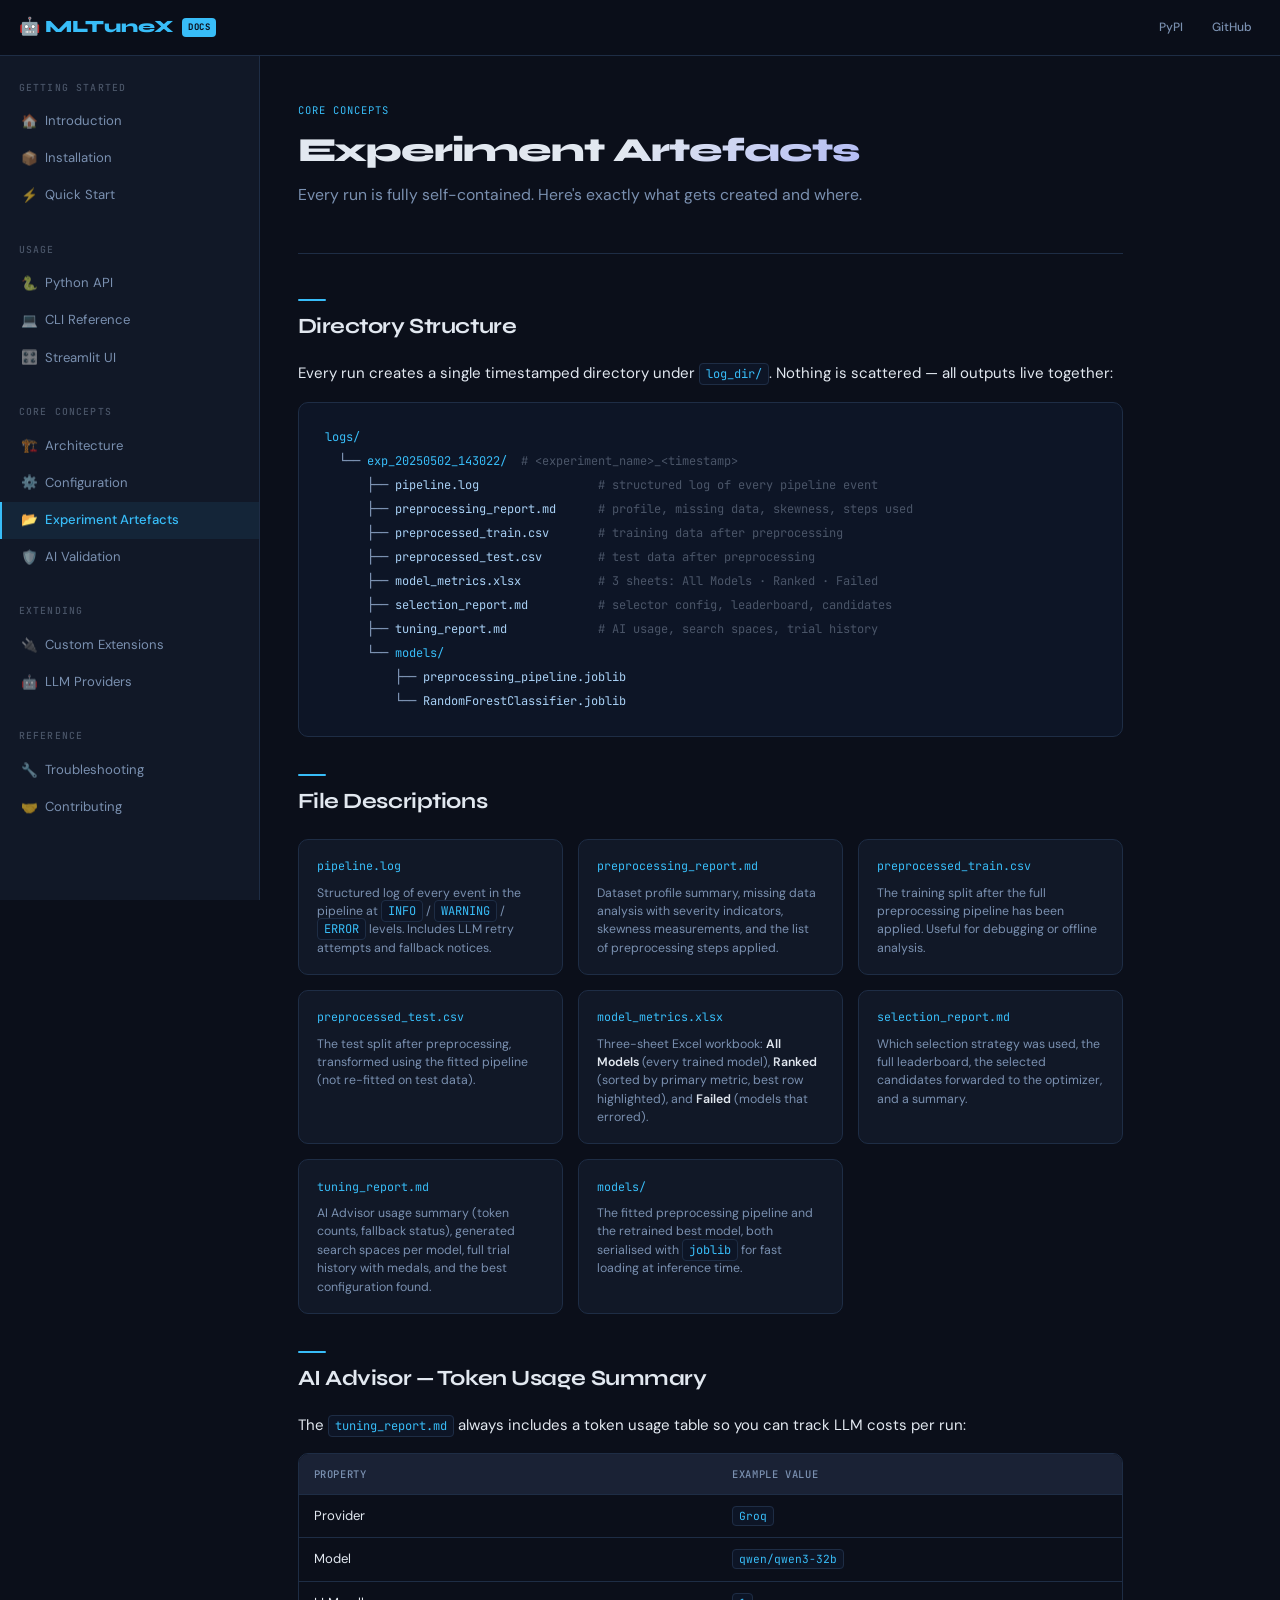
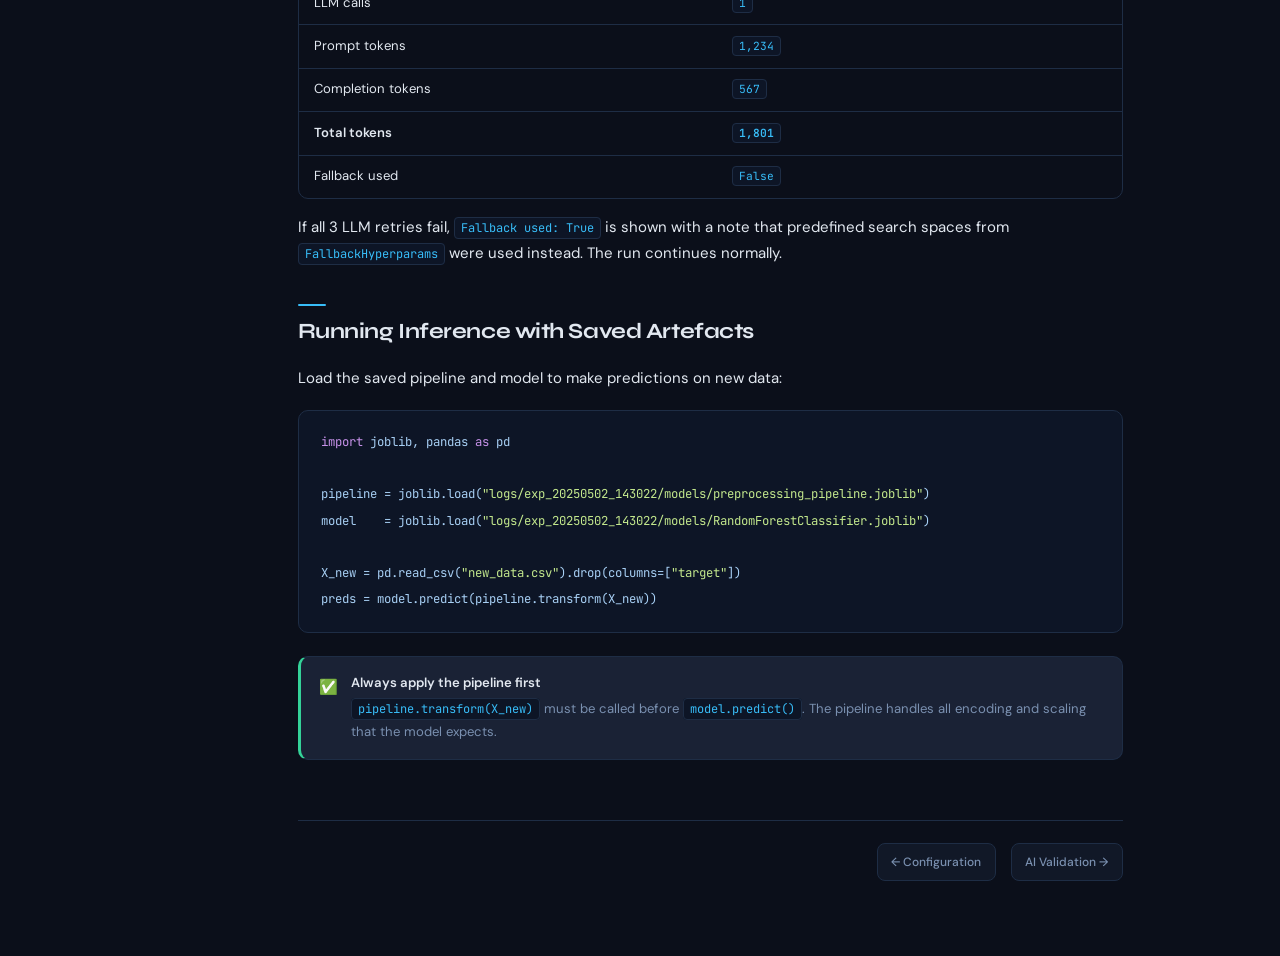
<file: artefacts.html>
<!DOCTYPE html>
<html lang="en">
<head>
  <meta charset="UTF-8" />
  <meta name="viewport" content="width=device-width, initial-scale=1.0" />
  <title>Experiment Artefacts — MLTuneX Docs</title>
  <link rel="stylesheet" href="assets/css/style.css" />
  <style>
    .tree-box {
      background: var(--code-bg); border: 1px solid var(--border);
      border-radius: var(--radius); padding: 1.5rem 1.75rem;
      font-family: 'JetBrains Mono', monospace; font-size: .8rem;
      line-height: 2; color: #7a90b0;
    }
    .tree-box .dir  { color: var(--accent); }
    .tree-box .file { color: #a8d0f5; }
    .tree-box .note { color: #4a5568; }
    .file-cards { display: grid; grid-template-columns: repeat(auto-fill, minmax(220px,1fr)); gap: 1rem; margin: 1.25rem 0 1.75rem; }
    .file-card {
      background: var(--bg2); border: 1px solid var(--border);
      border-radius: var(--radius); padding: 1.1rem 1.25rem;
      transition: border-color .2s;
    }
    .file-card:hover { border-color: var(--accent); }
    .file-card .fname { font-family: 'JetBrains Mono', monospace; font-size: .78rem; color: var(--accent); margin-bottom: .45rem; }
    .file-card p { font-size: .82rem; color: var(--text-muted); margin: 0; line-height: 1.5; }
    .token-table { margin: 1rem 0; }
  </style>
</head>
<body>
<header class="top-header">
  <button class="hamburger" aria-label="Menu"><span></span><span></span><span></span></button>
  <a href="index.html" class="logo">🤖 MLTuneX <span class="badge">DOCS</span></a>
  <div class="header-sep"></div>
  <nav class="header-links">
    <a href="https://pypi.org/project/MLTuneX/" target="_blank">PyPI</a>
    <a href="https://github.com/ayuk007/MLTuneX" target="_blank">GitHub</a>
  </nav>
</header>
<aside class="sidebar">
  <div class="nav-section">
    <div class="nav-section-title">Getting Started</div>
    <a href="index.html" class="nav-link"><span class="nav-icon">🏠</span>Introduction</a>
    <a href="installation.html" class="nav-link"><span class="nav-icon">📦</span>Installation</a>
    <a href="quickstart.html" class="nav-link"><span class="nav-icon">⚡</span>Quick Start</a>
  </div>
  <div class="nav-section">
    <div class="nav-section-title">Usage</div>
    <a href="python-api.html" class="nav-link"><span class="nav-icon">🐍</span>Python API</a>
    <a href="cli.html" class="nav-link"><span class="nav-icon">💻</span>CLI Reference</a>
    <a href="streamlit-ui.html" class="nav-link"><span class="nav-icon">🎛️</span>Streamlit UI</a>
  </div>
  <div class="nav-section">
    <div class="nav-section-title">Core Concepts</div>
    <a href="architecture.html" class="nav-link"><span class="nav-icon">🏗️</span>Architecture</a>
    <a href="configuration.html" class="nav-link"><span class="nav-icon">⚙️</span>Configuration</a>
    <a href="artefacts.html" class="nav-link"><span class="nav-icon">📂</span>Experiment Artefacts</a>
    <a href="ai-validation.html" class="nav-link"><span class="nav-icon">🛡️</span>AI Validation</a>
  </div>
  <div class="nav-section">
    <div class="nav-section-title">Extending</div>
    <a href="extending.html" class="nav-link"><span class="nav-icon">🔌</span>Custom Extensions</a>
    <a href="llm-providers.html" class="nav-link"><span class="nav-icon">🤖</span>LLM Providers</a>
  </div>
  <div class="nav-section">
    <div class="nav-section-title">Reference</div>
    <a href="troubleshooting.html" class="nav-link"><span class="nav-icon">🔧</span>Troubleshooting</a>
    <a href="contributing.html" class="nav-link"><span class="nav-icon">🤝</span>Contributing</a>
  </div>
</aside>
<main class="main">
  <div class="page-hero">
    <div class="eyebrow">Core Concepts</div>
    <h1>Experiment Artefacts</h1>
    <p>Every run is fully self-contained. Here's exactly what gets created and where.</p>
  </div>

  <h2>Directory Structure</h2>
  <p>Every run creates a single timestamped directory under <code>log_dir/</code>. Nothing is scattered — all outputs live together:</p>

  <div class="tree-box">
    <div><span class="dir">logs/</span></div>
    <div>&nbsp;&nbsp;└── <span class="dir">exp_20250502_143022/</span> &nbsp;<span class="note"># &lt;experiment_name&gt;_&lt;timestamp&gt;</span></div>
    <div>&nbsp;&nbsp;&nbsp;&nbsp;&nbsp;&nbsp;├── <span class="file">pipeline.log</span> &nbsp;&nbsp;&nbsp;&nbsp;&nbsp;&nbsp;&nbsp;&nbsp;&nbsp;&nbsp;&nbsp;&nbsp;&nbsp;&nbsp;&nbsp;&nbsp;<span class="note"># structured log of every pipeline event</span></div>
    <div>&nbsp;&nbsp;&nbsp;&nbsp;&nbsp;&nbsp;├── <span class="file">preprocessing_report.md</span> &nbsp;&nbsp;&nbsp;&nbsp;&nbsp;<span class="note"># profile, missing data, skewness, steps used</span></div>
    <div>&nbsp;&nbsp;&nbsp;&nbsp;&nbsp;&nbsp;├── <span class="file">preprocessed_train.csv</span> &nbsp;&nbsp;&nbsp;&nbsp;&nbsp;&nbsp;<span class="note"># training data after preprocessing</span></div>
    <div>&nbsp;&nbsp;&nbsp;&nbsp;&nbsp;&nbsp;├── <span class="file">preprocessed_test.csv</span> &nbsp;&nbsp;&nbsp;&nbsp;&nbsp;&nbsp;&nbsp;<span class="note"># test data after preprocessing</span></div>
    <div>&nbsp;&nbsp;&nbsp;&nbsp;&nbsp;&nbsp;├── <span class="file">model_metrics.xlsx</span> &nbsp;&nbsp;&nbsp;&nbsp;&nbsp;&nbsp;&nbsp;&nbsp;&nbsp;&nbsp;<span class="note"># 3 sheets: All Models · Ranked · Failed</span></div>
    <div>&nbsp;&nbsp;&nbsp;&nbsp;&nbsp;&nbsp;├── <span class="file">selection_report.md</span> &nbsp;&nbsp;&nbsp;&nbsp;&nbsp;&nbsp;&nbsp;&nbsp;&nbsp;<span class="note"># selector config, leaderboard, candidates</span></div>
    <div>&nbsp;&nbsp;&nbsp;&nbsp;&nbsp;&nbsp;├── <span class="file">tuning_report.md</span> &nbsp;&nbsp;&nbsp;&nbsp;&nbsp;&nbsp;&nbsp;&nbsp;&nbsp;&nbsp;&nbsp;&nbsp;<span class="note"># AI usage, search spaces, trial history</span></div>
    <div>&nbsp;&nbsp;&nbsp;&nbsp;&nbsp;&nbsp;└── <span class="dir">models/</span></div>
    <div>&nbsp;&nbsp;&nbsp;&nbsp;&nbsp;&nbsp;&nbsp;&nbsp;&nbsp;&nbsp;├── <span class="file">preprocessing_pipeline.joblib</span></div>
    <div>&nbsp;&nbsp;&nbsp;&nbsp;&nbsp;&nbsp;&nbsp;&nbsp;&nbsp;&nbsp;└── <span class="file">RandomForestClassifier.joblib</span></div>
  </div>

  <h2>File Descriptions</h2>
  <div class="file-cards">
    <div class="file-card">
      <div class="fname">pipeline.log</div>
      <p>Structured log of every event in the pipeline at <code>INFO</code> / <code>WARNING</code> / <code>ERROR</code> levels. Includes LLM retry attempts and fallback notices.</p>
    </div>
    <div class="file-card">
      <div class="fname">preprocessing_report.md</div>
      <p>Dataset profile summary, missing data analysis with severity indicators, skewness measurements, and the list of preprocessing steps applied.</p>
    </div>
    <div class="file-card">
      <div class="fname">preprocessed_train.csv</div>
      <p>The training split after the full preprocessing pipeline has been applied. Useful for debugging or offline analysis.</p>
    </div>
    <div class="file-card">
      <div class="fname">preprocessed_test.csv</div>
      <p>The test split after preprocessing, transformed using the fitted pipeline (not re-fitted on test data).</p>
    </div>
    <div class="file-card">
      <div class="fname">model_metrics.xlsx</div>
      <p>Three-sheet Excel workbook: <strong>All Models</strong> (every trained model), <strong>Ranked</strong> (sorted by primary metric, best row highlighted), and <strong>Failed</strong> (models that errored).</p>
    </div>
    <div class="file-card">
      <div class="fname">selection_report.md</div>
      <p>Which selection strategy was used, the full leaderboard, the selected candidates forwarded to the optimizer, and a summary.</p>
    </div>
    <div class="file-card">
      <div class="fname">tuning_report.md</div>
      <p>AI Advisor usage summary (token counts, fallback status), generated search spaces per model, full trial history with medals, and the best configuration found.</p>
    </div>
    <div class="file-card">
      <div class="fname">models/</div>
      <p>The fitted preprocessing pipeline and the retrained best model, both serialised with <code>joblib</code> for fast loading at inference time.</p>
    </div>
  </div>

  <h2>AI Advisor — Token Usage Summary</h2>
  <p>The <code>tuning_report.md</code> always includes a token usage table so you can track LLM costs per run:</p>
  <div class="table-wrap token-table">
    <table>
      <thead><tr><th>Property</th><th>Example Value</th></tr></thead>
      <tbody>
        <tr><td>Provider</td><td><code>Groq</code></td></tr>
        <tr><td>Model</td><td><code>qwen/qwen3-32b</code></td></tr>
        <tr><td>LLM calls</td><td><code>1</code></td></tr>
        <tr><td>Prompt tokens</td><td><code>1,234</code></td></tr>
        <tr><td>Completion tokens</td><td><code>567</code></td></tr>
        <tr><td><strong>Total tokens</strong></td><td><strong><code>1,801</code></strong></td></tr>
        <tr><td>Fallback used</td><td><code>False</code></td></tr>
      </tbody>
    </table>
  </div>
  <p>If all 3 LLM retries fail, <code>Fallback used: True</code> is shown with a note that predefined search spaces from <code>FallbackHyperparams</code> were used instead. The run continues normally.</p>

  <h2>Running Inference with Saved Artefacts</h2>
  <p>Load the saved pipeline and model to make predictions on new data:</p>
  <pre><code>import joblib, pandas as pd

pipeline = joblib.load("logs/exp_20250502_143022/models/preprocessing_pipeline.joblib")
model    = joblib.load("logs/exp_20250502_143022/models/RandomForestClassifier.joblib")

X_new = pd.read_csv("new_data.csv").drop(columns=["target"])
preds = model.predict(pipeline.transform(X_new))</code></pre>

  <div class="callout">
    <span class="callout-icon">✅</span>
    <div class="callout-body"><strong>Always apply the pipeline first</strong> <code>pipeline.transform(X_new)</code> must be called before <code>model.predict()</code>. The pipeline handles all encoding and scaling that the model expects.</div>
  </div>

  <div class="page-footer">
    <span></span>
    <div class="prev-next">
      <a href="configuration.html" class="nav-btn">← Configuration</a>
      <a href="ai-validation.html" class="nav-btn">AI Validation →</a>
    </div>
  </div>
</main>
<script src="assets/js/main.js"></script>
</body>
</html>
</file>
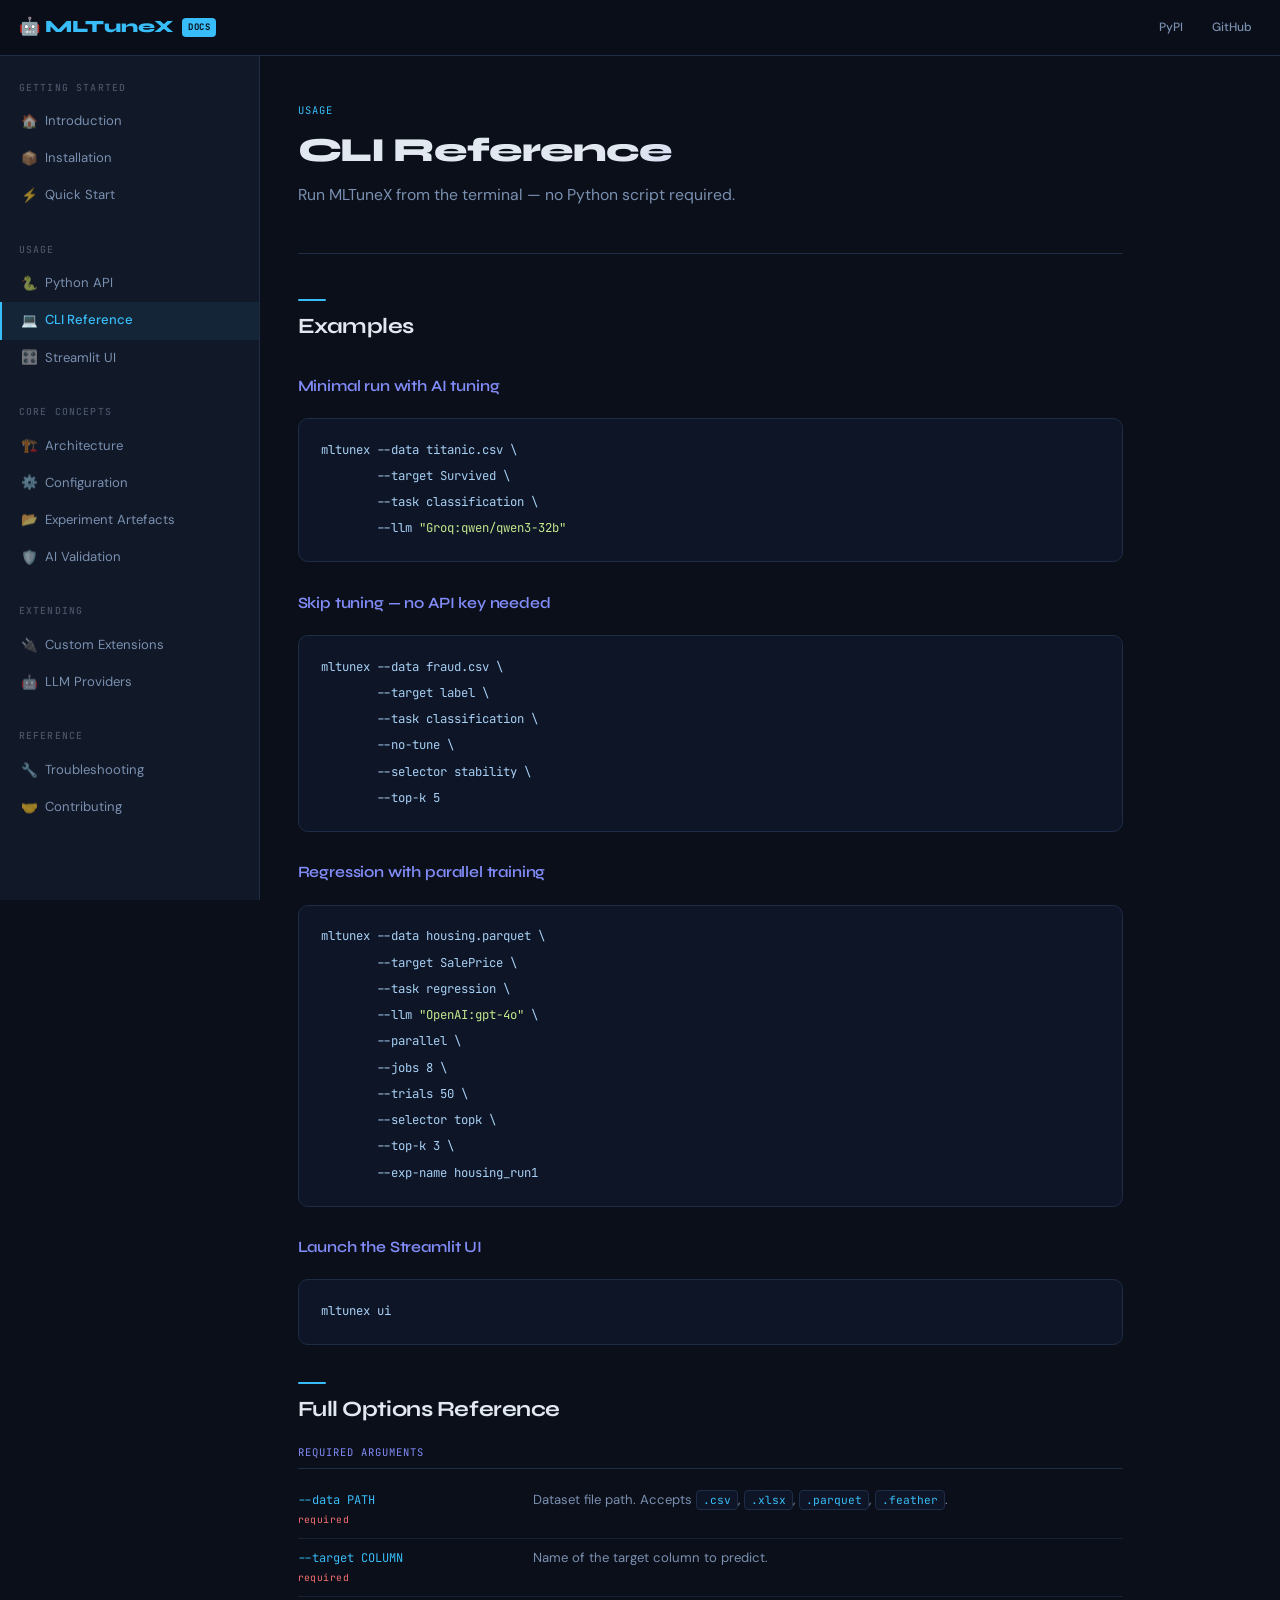
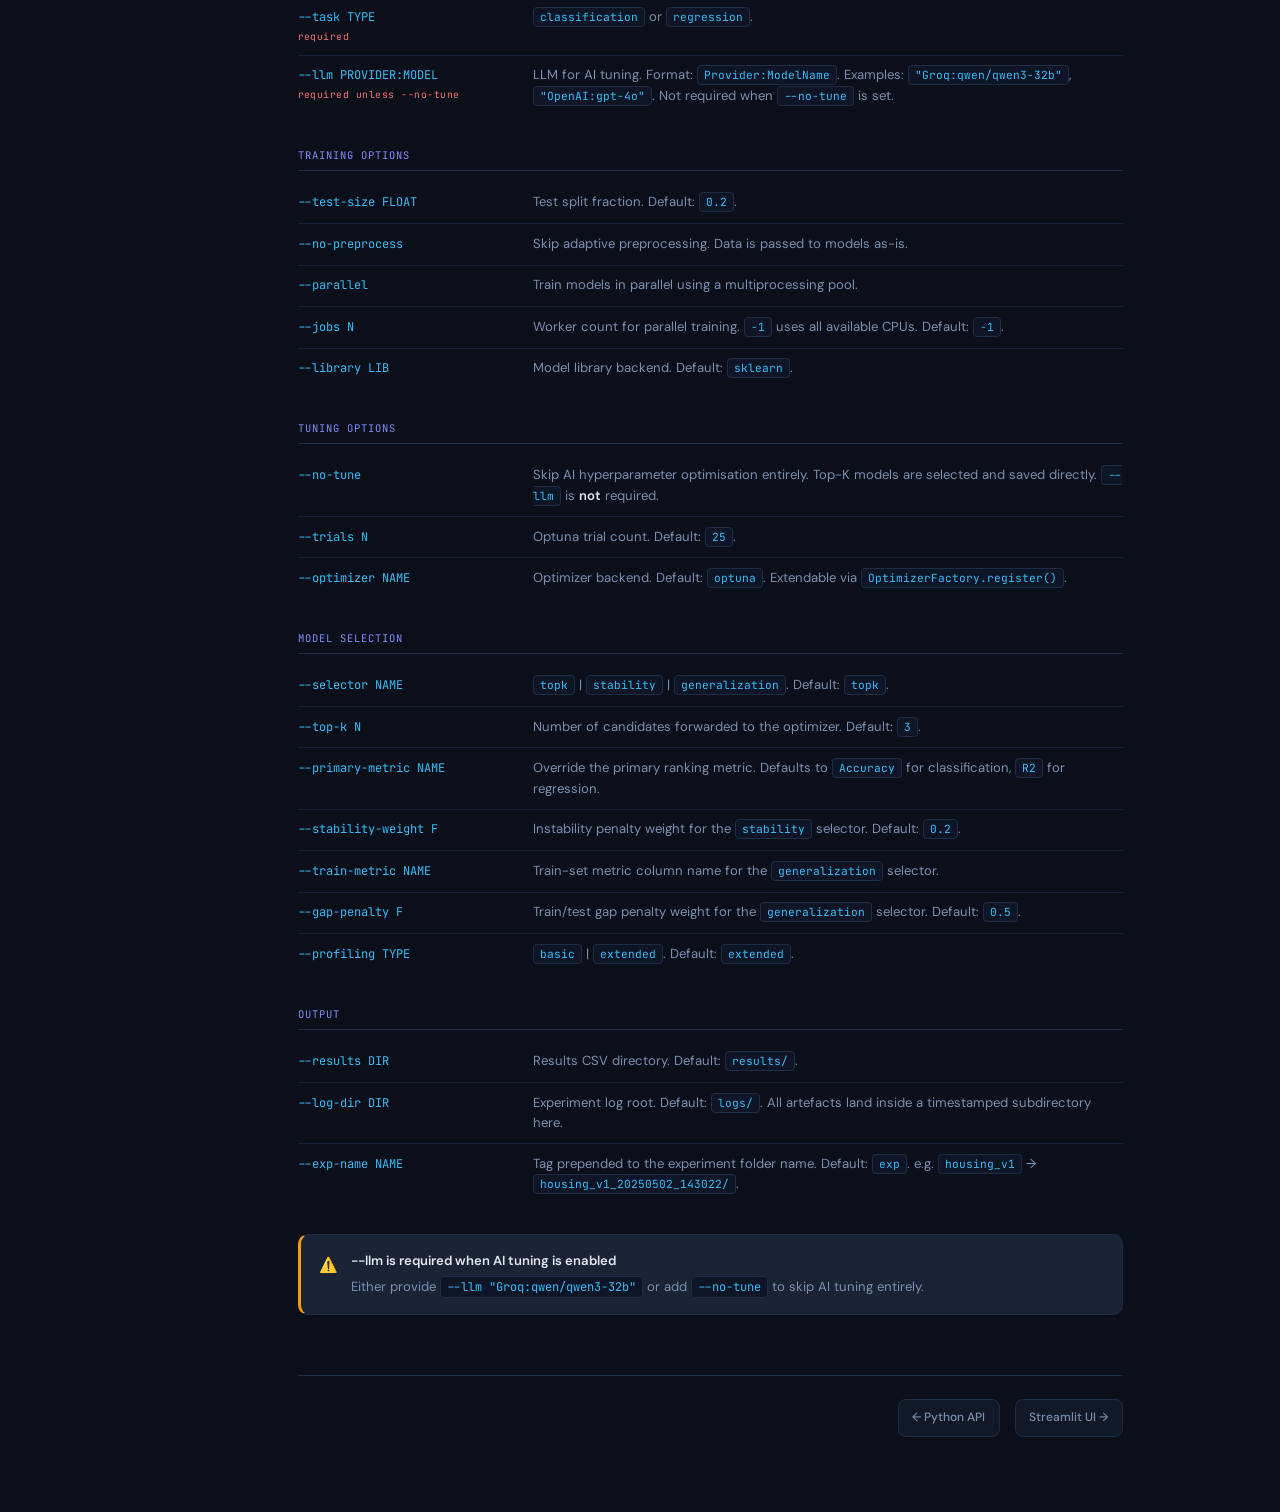
<file: cli.html>
<!DOCTYPE html>
<html lang="en">
<head>
  <meta charset="UTF-8" />
  <meta name="viewport" content="width=device-width, initial-scale=1.0" />
  <title>CLI Reference — MLTuneX Docs</title>
  <link rel="stylesheet" href="assets/css/style.css" />
  <style>
    .arg-group { margin-bottom: 2rem; }
    .arg-group-title {
      font-family: 'JetBrains Mono', monospace;
      font-size: .7rem; text-transform: uppercase; letter-spacing: .1em;
      color: var(--accent2); margin-bottom: .75rem; padding-bottom: .4rem;
      border-bottom: 1px solid var(--border);
    }
    .arg-row { display: grid; grid-template-columns: 220px 1fr; gap: 1rem; padding: .65rem 0; border-bottom: 1px solid rgba(30,45,69,.6); align-items: start; }
    .arg-row:last-child { border-bottom: none; }
    .arg-name { font-family: 'JetBrains Mono', monospace; font-size: .8rem; color: var(--accent); }
    .arg-desc { font-size: .875rem; color: var(--text-muted); line-height: 1.55; }
    .arg-desc code { font-size: .75rem; }
    .arg-required { color: #f87171; font-size: .65rem; font-family: 'JetBrains Mono', monospace; letter-spacing: .05em; }
  </style>
</head>
<body>
<header class="top-header">
  <button class="hamburger" aria-label="Menu"><span></span><span></span><span></span></button>
  <a href="index.html" class="logo">🤖 MLTuneX <span class="badge">DOCS</span></a>
  <div class="header-sep"></div>
  <nav class="header-links">
    <a href="https://pypi.org/project/MLTuneX/" target="_blank">PyPI</a>
    <a href="https://github.com/ayuk007/MLTuneX" target="_blank">GitHub</a>
  </nav>
</header>
<aside class="sidebar">
  <div class="nav-section">
    <div class="nav-section-title">Getting Started</div>
    <a href="index.html" class="nav-link"><span class="nav-icon">🏠</span>Introduction</a>
    <a href="installation.html" class="nav-link"><span class="nav-icon">📦</span>Installation</a>
    <a href="quickstart.html" class="nav-link"><span class="nav-icon">⚡</span>Quick Start</a>
  </div>
  <div class="nav-section">
    <div class="nav-section-title">Usage</div>
    <a href="python-api.html" class="nav-link"><span class="nav-icon">🐍</span>Python API</a>
    <a href="cli.html" class="nav-link"><span class="nav-icon">💻</span>CLI Reference</a>
    <a href="streamlit-ui.html" class="nav-link"><span class="nav-icon">🎛️</span>Streamlit UI</a>
  </div>
  <div class="nav-section">
    <div class="nav-section-title">Core Concepts</div>
    <a href="architecture.html" class="nav-link"><span class="nav-icon">🏗️</span>Architecture</a>
    <a href="configuration.html" class="nav-link"><span class="nav-icon">⚙️</span>Configuration</a>
    <a href="artefacts.html" class="nav-link"><span class="nav-icon">📂</span>Experiment Artefacts</a>
    <a href="ai-validation.html" class="nav-link"><span class="nav-icon">🛡️</span>AI Validation</a>
  </div>
  <div class="nav-section">
    <div class="nav-section-title">Extending</div>
    <a href="extending.html" class="nav-link"><span class="nav-icon">🔌</span>Custom Extensions</a>
    <a href="llm-providers.html" class="nav-link"><span class="nav-icon">🤖</span>LLM Providers</a>
  </div>
  <div class="nav-section">
    <div class="nav-section-title">Reference</div>
    <a href="troubleshooting.html" class="nav-link"><span class="nav-icon">🔧</span>Troubleshooting</a>
    <a href="contributing.html" class="nav-link"><span class="nav-icon">🤝</span>Contributing</a>
  </div>
</aside>
<main class="main">
  <div class="page-hero">
    <div class="eyebrow">Usage</div>
    <h1>CLI Reference</h1>
    <p>Run MLTuneX from the terminal — no Python script required.</p>
  </div>

  <h2>Examples</h2>

  <h3>Minimal run with AI tuning</h3>
  <pre><code>mltunex --data titanic.csv \
        --target Survived \
        --task classification \
        --llm "Groq:qwen/qwen3-32b"</code></pre>

  <h3>Skip tuning — no API key needed</h3>
  <pre><code>mltunex --data fraud.csv \
        --target label \
        --task classification \
        --no-tune \
        --selector stability \
        --top-k 5</code></pre>

  <h3>Regression with parallel training</h3>
  <pre><code>mltunex --data housing.parquet \
        --target SalePrice \
        --task regression \
        --llm "OpenAI:gpt-4o" \
        --parallel \
        --jobs 8 \
        --trials 50 \
        --selector topk \
        --top-k 3 \
        --exp-name housing_run1</code></pre>

  <h3>Launch the Streamlit UI</h3>
  <pre><code>mltunex ui</code></pre>

  <h2>Full Options Reference</h2>

  <div class="arg-group">
    <div class="arg-group-title">Required Arguments</div>
    <div class="arg-row">
      <div><div class="arg-name">--data PATH</div><div class="arg-required">required</div></div>
      <div class="arg-desc">Dataset file path. Accepts <code>.csv</code>, <code>.xlsx</code>, <code>.parquet</code>, <code>.feather</code>.</div>
    </div>
    <div class="arg-row">
      <div><div class="arg-name">--target COLUMN</div><div class="arg-required">required</div></div>
      <div class="arg-desc">Name of the target column to predict.</div>
    </div>
    <div class="arg-row">
      <div><div class="arg-name">--task TYPE</div><div class="arg-required">required</div></div>
      <div class="arg-desc"><code>classification</code> or <code>regression</code>.</div>
    </div>
    <div class="arg-row">
      <div><div class="arg-name">--llm PROVIDER:MODEL</div><div class="arg-required">required unless --no-tune</div></div>
      <div class="arg-desc">LLM for AI tuning. Format: <code>Provider:ModelName</code>. Examples: <code>"Groq:qwen/qwen3-32b"</code>, <code>"OpenAI:gpt-4o"</code>. Not required when <code>--no-tune</code> is set.</div>
    </div>
  </div>

  <div class="arg-group">
    <div class="arg-group-title">Training Options</div>
    <div class="arg-row">
      <div><div class="arg-name">--test-size FLOAT</div></div>
      <div class="arg-desc">Test split fraction. Default: <code>0.2</code>.</div>
    </div>
    <div class="arg-row">
      <div><div class="arg-name">--no-preprocess</div></div>
      <div class="arg-desc">Skip adaptive preprocessing. Data is passed to models as-is.</div>
    </div>
    <div class="arg-row">
      <div><div class="arg-name">--parallel</div></div>
      <div class="arg-desc">Train models in parallel using a multiprocessing pool.</div>
    </div>
    <div class="arg-row">
      <div><div class="arg-name">--jobs N</div></div>
      <div class="arg-desc">Worker count for parallel training. <code>-1</code> uses all available CPUs. Default: <code>-1</code>.</div>
    </div>
    <div class="arg-row">
      <div><div class="arg-name">--library LIB</div></div>
      <div class="arg-desc">Model library backend. Default: <code>sklearn</code>.</div>
    </div>
  </div>

  <div class="arg-group">
    <div class="arg-group-title">Tuning Options</div>
    <div class="arg-row">
      <div><div class="arg-name">--no-tune</div></div>
      <div class="arg-desc">Skip AI hyperparameter optimisation entirely. Top-K models are selected and saved directly. <code>--llm</code> is <strong>not</strong> required.</div>
    </div>
    <div class="arg-row">
      <div><div class="arg-name">--trials N</div></div>
      <div class="arg-desc">Optuna trial count. Default: <code>25</code>.</div>
    </div>
    <div class="arg-row">
      <div><div class="arg-name">--optimizer NAME</div></div>
      <div class="arg-desc">Optimizer backend. Default: <code>optuna</code>. Extendable via <code>OptimizerFactory.register()</code>.</div>
    </div>
  </div>

  <div class="arg-group">
    <div class="arg-group-title">Model Selection</div>
    <div class="arg-row">
      <div><div class="arg-name">--selector NAME</div></div>
      <div class="arg-desc"><code>topk</code> | <code>stability</code> | <code>generalization</code>. Default: <code>topk</code>.</div>
    </div>
    <div class="arg-row">
      <div><div class="arg-name">--top-k N</div></div>
      <div class="arg-desc">Number of candidates forwarded to the optimizer. Default: <code>3</code>.</div>
    </div>
    <div class="arg-row">
      <div><div class="arg-name">--primary-metric NAME</div></div>
      <div class="arg-desc">Override the primary ranking metric. Defaults to <code>Accuracy</code> for classification, <code>R2</code> for regression.</div>
    </div>
    <div class="arg-row">
      <div><div class="arg-name">--stability-weight F</div></div>
      <div class="arg-desc">Instability penalty weight for the <code>stability</code> selector. Default: <code>0.2</code>.</div>
    </div>
    <div class="arg-row">
      <div><div class="arg-name">--train-metric NAME</div></div>
      <div class="arg-desc">Train-set metric column name for the <code>generalization</code> selector.</div>
    </div>
    <div class="arg-row">
      <div><div class="arg-name">--gap-penalty F</div></div>
      <div class="arg-desc">Train/test gap penalty weight for the <code>generalization</code> selector. Default: <code>0.5</code>.</div>
    </div>
    <div class="arg-row">
      <div><div class="arg-name">--profiling TYPE</div></div>
      <div class="arg-desc"><code>basic</code> | <code>extended</code>. Default: <code>extended</code>.</div>
    </div>
  </div>

  <div class="arg-group">
    <div class="arg-group-title">Output</div>
    <div class="arg-row">
      <div><div class="arg-name">--results DIR</div></div>
      <div class="arg-desc">Results CSV directory. Default: <code>results/</code>.</div>
    </div>
    <div class="arg-row">
      <div><div class="arg-name">--log-dir DIR</div></div>
      <div class="arg-desc">Experiment log root. Default: <code>logs/</code>. All artefacts land inside a timestamped subdirectory here.</div>
    </div>
    <div class="arg-row">
      <div><div class="arg-name">--exp-name NAME</div></div>
      <div class="arg-desc">Tag prepended to the experiment folder name. Default: <code>exp</code>. e.g. <code>housing_v1</code> → <code>housing_v1_20250502_143022/</code>.</div>
    </div>
  </div>

  <div class="callout warn">
    <span class="callout-icon">⚠️</span>
    <div class="callout-body"><strong>--llm is required when AI tuning is enabled</strong> Either provide <code>--llm "Groq:qwen/qwen3-32b"</code> or add <code>--no-tune</code> to skip AI tuning entirely.</div>
  </div>

  <div class="page-footer">
    <span></span>
    <div class="prev-next">
      <a href="python-api.html" class="nav-btn">← Python API</a>
      <a href="streamlit-ui.html" class="nav-btn">Streamlit UI →</a>
    </div>
  </div>
</main>
<script src="assets/js/main.js"></script>
</body>
</html>
</file>
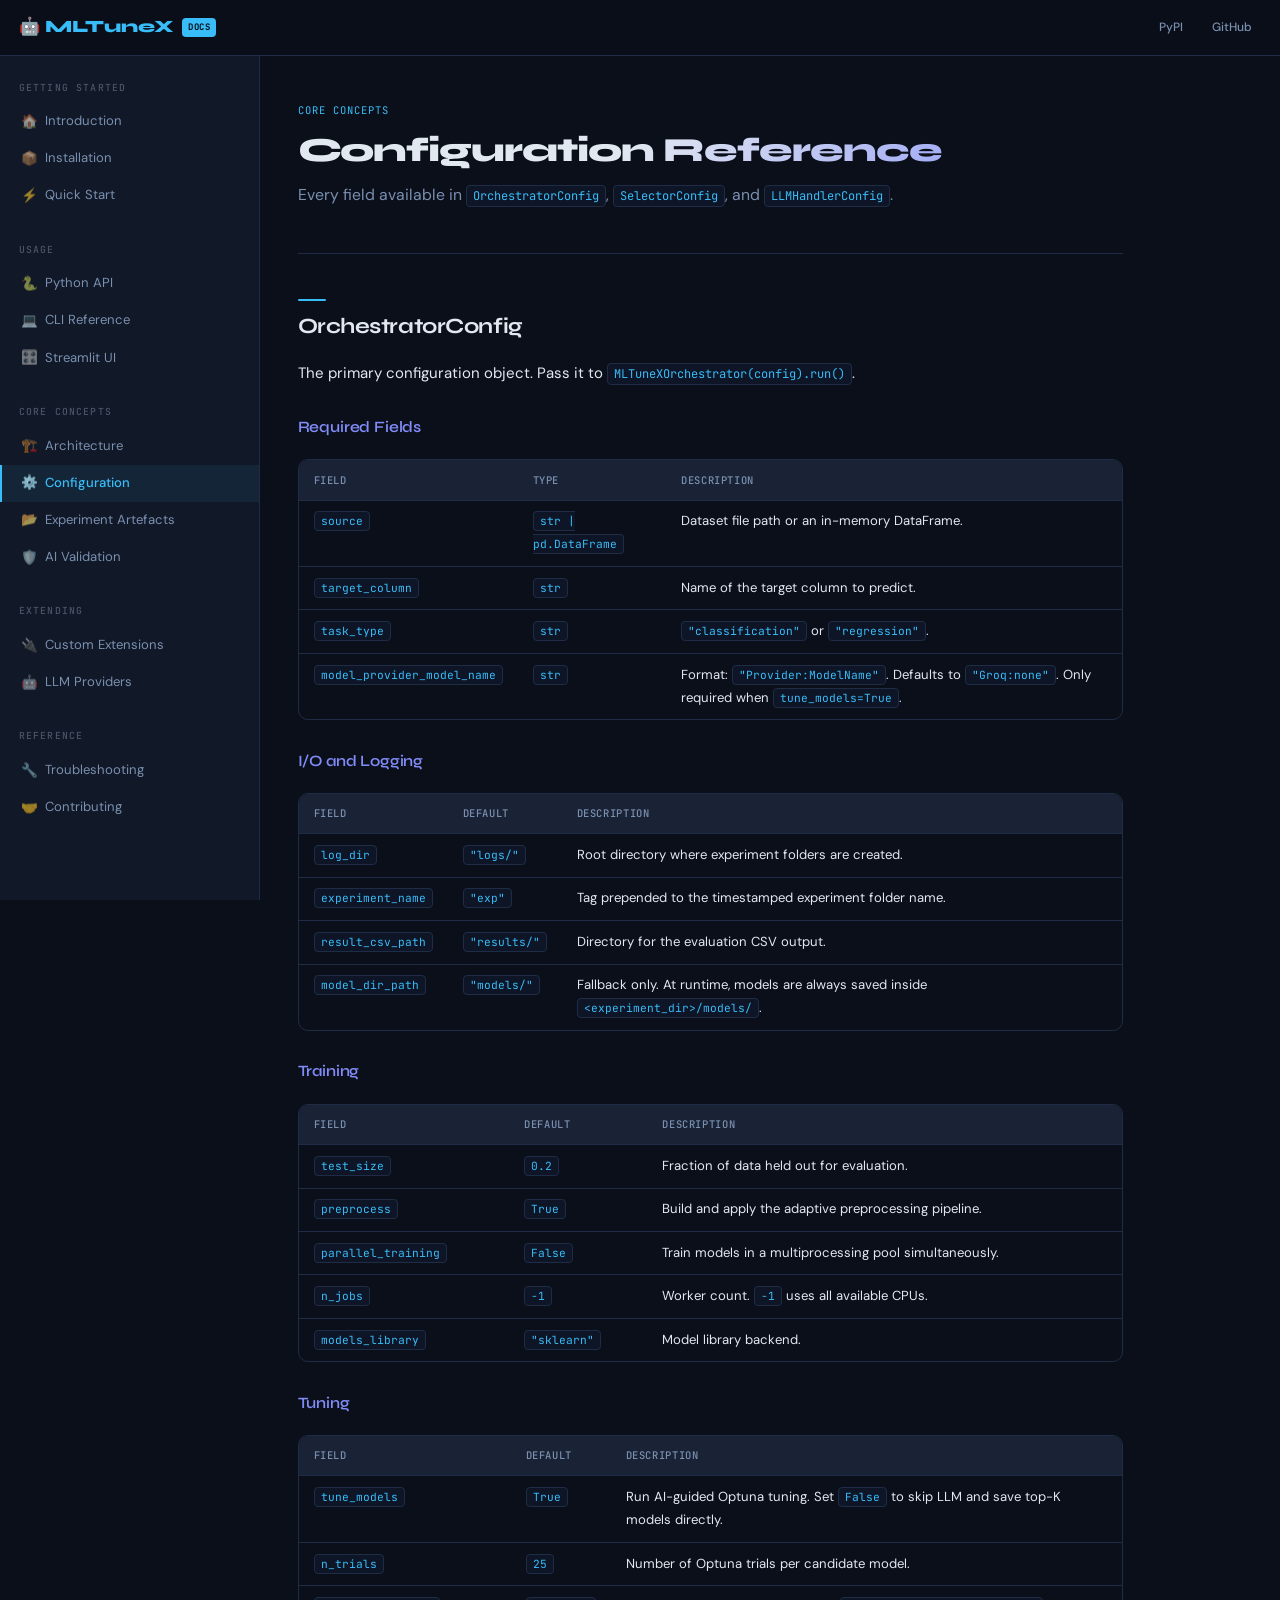
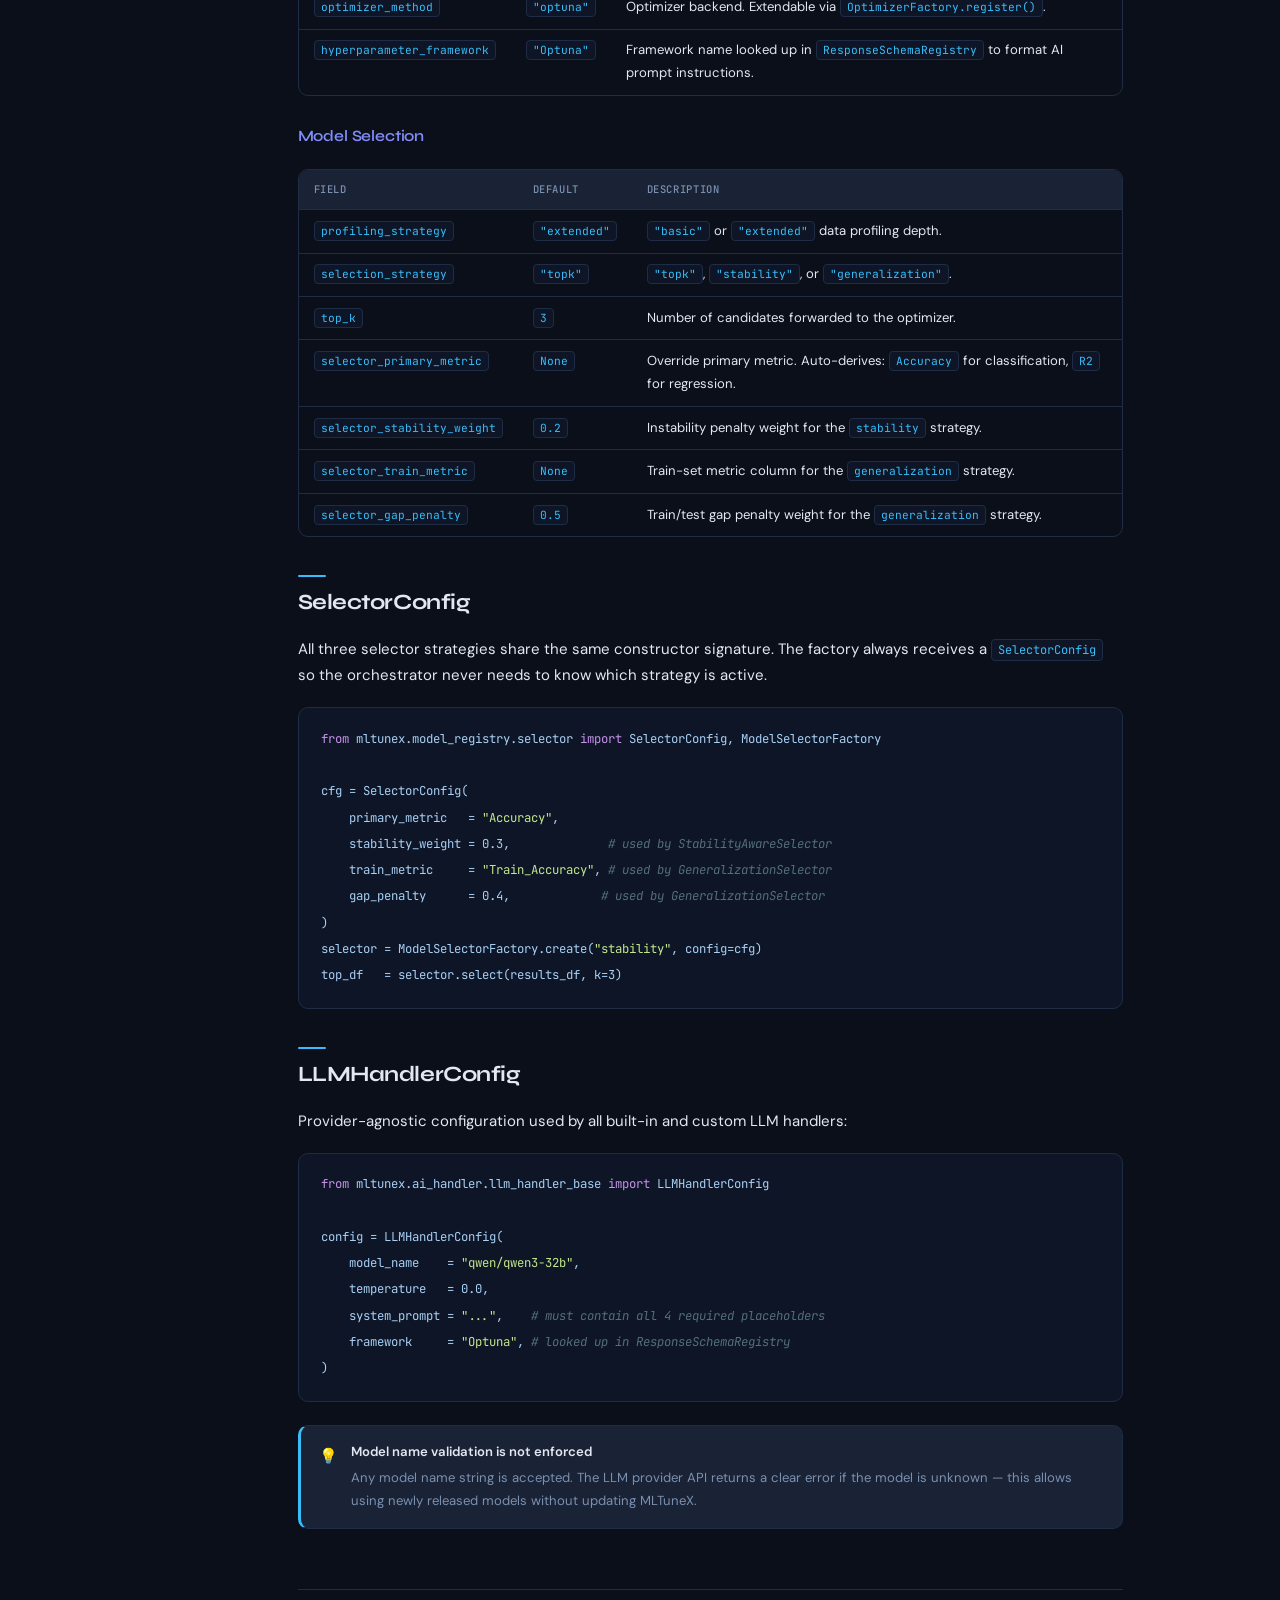
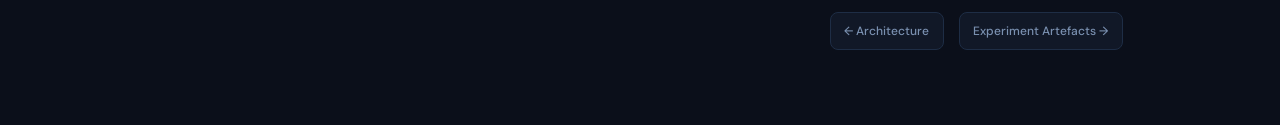
<file: configuration.html>
<!DOCTYPE html>
<html lang="en">
<head>
  <meta charset="UTF-8" />
  <meta name="viewport" content="width=device-width, initial-scale=1.0" />
  <title>Configuration — MLTuneX Docs</title>
  <link rel="stylesheet" href="assets/css/style.css" />
</head>
<body>
<header class="top-header">
  <button class="hamburger" aria-label="Menu"><span></span><span></span><span></span></button>
  <a href="index.html" class="logo">🤖 MLTuneX <span class="badge">DOCS</span></a>
  <div class="header-sep"></div>
  <nav class="header-links">
    <a href="https://pypi.org/project/MLTuneX/" target="_blank">PyPI</a>
    <a href="https://github.com/ayuk007/MLTuneX" target="_blank">GitHub</a>
  </nav>
</header>
<aside class="sidebar">
  <div class="nav-section">
    <div class="nav-section-title">Getting Started</div>
    <a href="index.html" class="nav-link"><span class="nav-icon">🏠</span>Introduction</a>
    <a href="installation.html" class="nav-link"><span class="nav-icon">📦</span>Installation</a>
    <a href="quickstart.html" class="nav-link"><span class="nav-icon">⚡</span>Quick Start</a>
  </div>
  <div class="nav-section">
    <div class="nav-section-title">Usage</div>
    <a href="python-api.html" class="nav-link"><span class="nav-icon">🐍</span>Python API</a>
    <a href="cli.html" class="nav-link"><span class="nav-icon">💻</span>CLI Reference</a>
    <a href="streamlit-ui.html" class="nav-link"><span class="nav-icon">🎛️</span>Streamlit UI</a>
  </div>
  <div class="nav-section">
    <div class="nav-section-title">Core Concepts</div>
    <a href="architecture.html" class="nav-link"><span class="nav-icon">🏗️</span>Architecture</a>
    <a href="configuration.html" class="nav-link"><span class="nav-icon">⚙️</span>Configuration</a>
    <a href="artefacts.html" class="nav-link"><span class="nav-icon">📂</span>Experiment Artefacts</a>
    <a href="ai-validation.html" class="nav-link"><span class="nav-icon">🛡️</span>AI Validation</a>
  </div>
  <div class="nav-section">
    <div class="nav-section-title">Extending</div>
    <a href="extending.html" class="nav-link"><span class="nav-icon">🔌</span>Custom Extensions</a>
    <a href="llm-providers.html" class="nav-link"><span class="nav-icon">🤖</span>LLM Providers</a>
  </div>
  <div class="nav-section">
    <div class="nav-section-title">Reference</div>
    <a href="troubleshooting.html" class="nav-link"><span class="nav-icon">🔧</span>Troubleshooting</a>
    <a href="contributing.html" class="nav-link"><span class="nav-icon">🤝</span>Contributing</a>
  </div>
</aside>
<main class="main">
  <div class="page-hero">
    <div class="eyebrow">Core Concepts</div>
    <h1>Configuration Reference</h1>
    <p>Every field available in <code>OrchestratorConfig</code>, <code>SelectorConfig</code>, and <code>LLMHandlerConfig</code>.</p>
  </div>

  <h2>OrchestratorConfig</h2>
  <p>The primary configuration object. Pass it to <code>MLTuneXOrchestrator(config).run()</code>.</p>

  <h3>Required Fields</h3>
  <div class="table-wrap">
    <table>
      <thead><tr><th>Field</th><th>Type</th><th>Description</th></tr></thead>
      <tbody>
        <tr><td><code>source</code></td><td><code>str | pd.DataFrame</code></td><td>Dataset file path or an in-memory DataFrame.</td></tr>
        <tr><td><code>target_column</code></td><td><code>str</code></td><td>Name of the target column to predict.</td></tr>
        <tr><td><code>task_type</code></td><td><code>str</code></td><td><code>"classification"</code> or <code>"regression"</code>.</td></tr>
        <tr><td><code>model_provider_model_name</code></td><td><code>str</code></td><td>Format: <code>"Provider:ModelName"</code>. Defaults to <code>"Groq:none"</code>. Only required when <code>tune_models=True</code>.</td></tr>
      </tbody>
    </table>
  </div>

  <h3>I/O and Logging</h3>
  <div class="table-wrap">
    <table>
      <thead><tr><th>Field</th><th>Default</th><th>Description</th></tr></thead>
      <tbody>
        <tr><td><code>log_dir</code></td><td><code>"logs/"</code></td><td>Root directory where experiment folders are created.</td></tr>
        <tr><td><code>experiment_name</code></td><td><code>"exp"</code></td><td>Tag prepended to the timestamped experiment folder name.</td></tr>
        <tr><td><code>result_csv_path</code></td><td><code>"results/"</code></td><td>Directory for the evaluation CSV output.</td></tr>
        <tr><td><code>model_dir_path</code></td><td><code>"models/"</code></td><td>Fallback only. At runtime, models are always saved inside <code>&lt;experiment_dir&gt;/models/</code>.</td></tr>
      </tbody>
    </table>
  </div>

  <h3>Training</h3>
  <div class="table-wrap">
    <table>
      <thead><tr><th>Field</th><th>Default</th><th>Description</th></tr></thead>
      <tbody>
        <tr><td><code>test_size</code></td><td><code>0.2</code></td><td>Fraction of data held out for evaluation.</td></tr>
        <tr><td><code>preprocess</code></td><td><code>True</code></td><td>Build and apply the adaptive preprocessing pipeline.</td></tr>
        <tr><td><code>parallel_training</code></td><td><code>False</code></td><td>Train models in a multiprocessing pool simultaneously.</td></tr>
        <tr><td><code>n_jobs</code></td><td><code>-1</code></td><td>Worker count. <code>-1</code> uses all available CPUs.</td></tr>
        <tr><td><code>models_library</code></td><td><code>"sklearn"</code></td><td>Model library backend.</td></tr>
      </tbody>
    </table>
  </div>

  <h3>Tuning</h3>
  <div class="table-wrap">
    <table>
      <thead><tr><th>Field</th><th>Default</th><th>Description</th></tr></thead>
      <tbody>
        <tr><td><code>tune_models</code></td><td><code>True</code></td><td>Run AI-guided Optuna tuning. Set <code>False</code> to skip LLM and save top-K models directly.</td></tr>
        <tr><td><code>n_trials</code></td><td><code>25</code></td><td>Number of Optuna trials per candidate model.</td></tr>
        <tr><td><code>optimizer_method</code></td><td><code>"optuna"</code></td><td>Optimizer backend. Extendable via <code>OptimizerFactory.register()</code>.</td></tr>
        <tr><td><code>hyperparameter_framework</code></td><td><code>"Optuna"</code></td><td>Framework name looked up in <code>ResponseSchemaRegistry</code> to format AI prompt instructions.</td></tr>
      </tbody>
    </table>
  </div>

  <h3>Model Selection</h3>
  <div class="table-wrap">
    <table>
      <thead><tr><th>Field</th><th>Default</th><th>Description</th></tr></thead>
      <tbody>
        <tr><td><code>profiling_strategy</code></td><td><code>"extended"</code></td><td><code>"basic"</code> or <code>"extended"</code> data profiling depth.</td></tr>
        <tr><td><code>selection_strategy</code></td><td><code>"topk"</code></td><td><code>"topk"</code>, <code>"stability"</code>, or <code>"generalization"</code>.</td></tr>
        <tr><td><code>top_k</code></td><td><code>3</code></td><td>Number of candidates forwarded to the optimizer.</td></tr>
        <tr><td><code>selector_primary_metric</code></td><td><code>None</code></td><td>Override primary metric. Auto-derives: <code>Accuracy</code> for classification, <code>R2</code> for regression.</td></tr>
        <tr><td><code>selector_stability_weight</code></td><td><code>0.2</code></td><td>Instability penalty weight for the <code>stability</code> strategy.</td></tr>
        <tr><td><code>selector_train_metric</code></td><td><code>None</code></td><td>Train-set metric column for the <code>generalization</code> strategy.</td></tr>
        <tr><td><code>selector_gap_penalty</code></td><td><code>0.5</code></td><td>Train/test gap penalty weight for the <code>generalization</code> strategy.</td></tr>
      </tbody>
    </table>
  </div>

  <h2>SelectorConfig</h2>
  <p>All three selector strategies share the same constructor signature. The factory always receives a <code>SelectorConfig</code> so the orchestrator never needs to know which strategy is active.</p>
  <pre><code>from mltunex.model_registry.selector import SelectorConfig, ModelSelectorFactory

cfg = SelectorConfig(
    primary_metric   = "Accuracy",
    stability_weight = 0.3,              # used by StabilityAwareSelector
    train_metric     = "Train_Accuracy", # used by GeneralizationSelector
    gap_penalty      = 0.4,             # used by GeneralizationSelector
)
selector = ModelSelectorFactory.create("stability", config=cfg)
top_df   = selector.select(results_df, k=3)</code></pre>

  <h2>LLMHandlerConfig</h2>
  <p>Provider-agnostic configuration used by all built-in and custom LLM handlers:</p>
  <pre><code>from mltunex.ai_handler.llm_handler_base import LLMHandlerConfig

config = LLMHandlerConfig(
    model_name    = "qwen/qwen3-32b",
    temperature   = 0.0,
    system_prompt = "...",    # must contain all 4 required placeholders
    framework     = "Optuna", # looked up in ResponseSchemaRegistry
)</code></pre>

  <div class="callout info">
    <span class="callout-icon">💡</span>
    <div class="callout-body"><strong>Model name validation is not enforced</strong> Any model name string is accepted. The LLM provider API returns a clear error if the model is unknown — this allows using newly released models without updating MLTuneX.</div>
  </div>

  <div class="page-footer">
    <span></span>
    <div class="prev-next">
      <a href="architecture.html" class="nav-btn">← Architecture</a>
      <a href="artefacts.html" class="nav-btn">Experiment Artefacts →</a>
    </div>
  </div>
</main>
<script src="assets/js/main.js"></script>
</body>
</html>
</file>
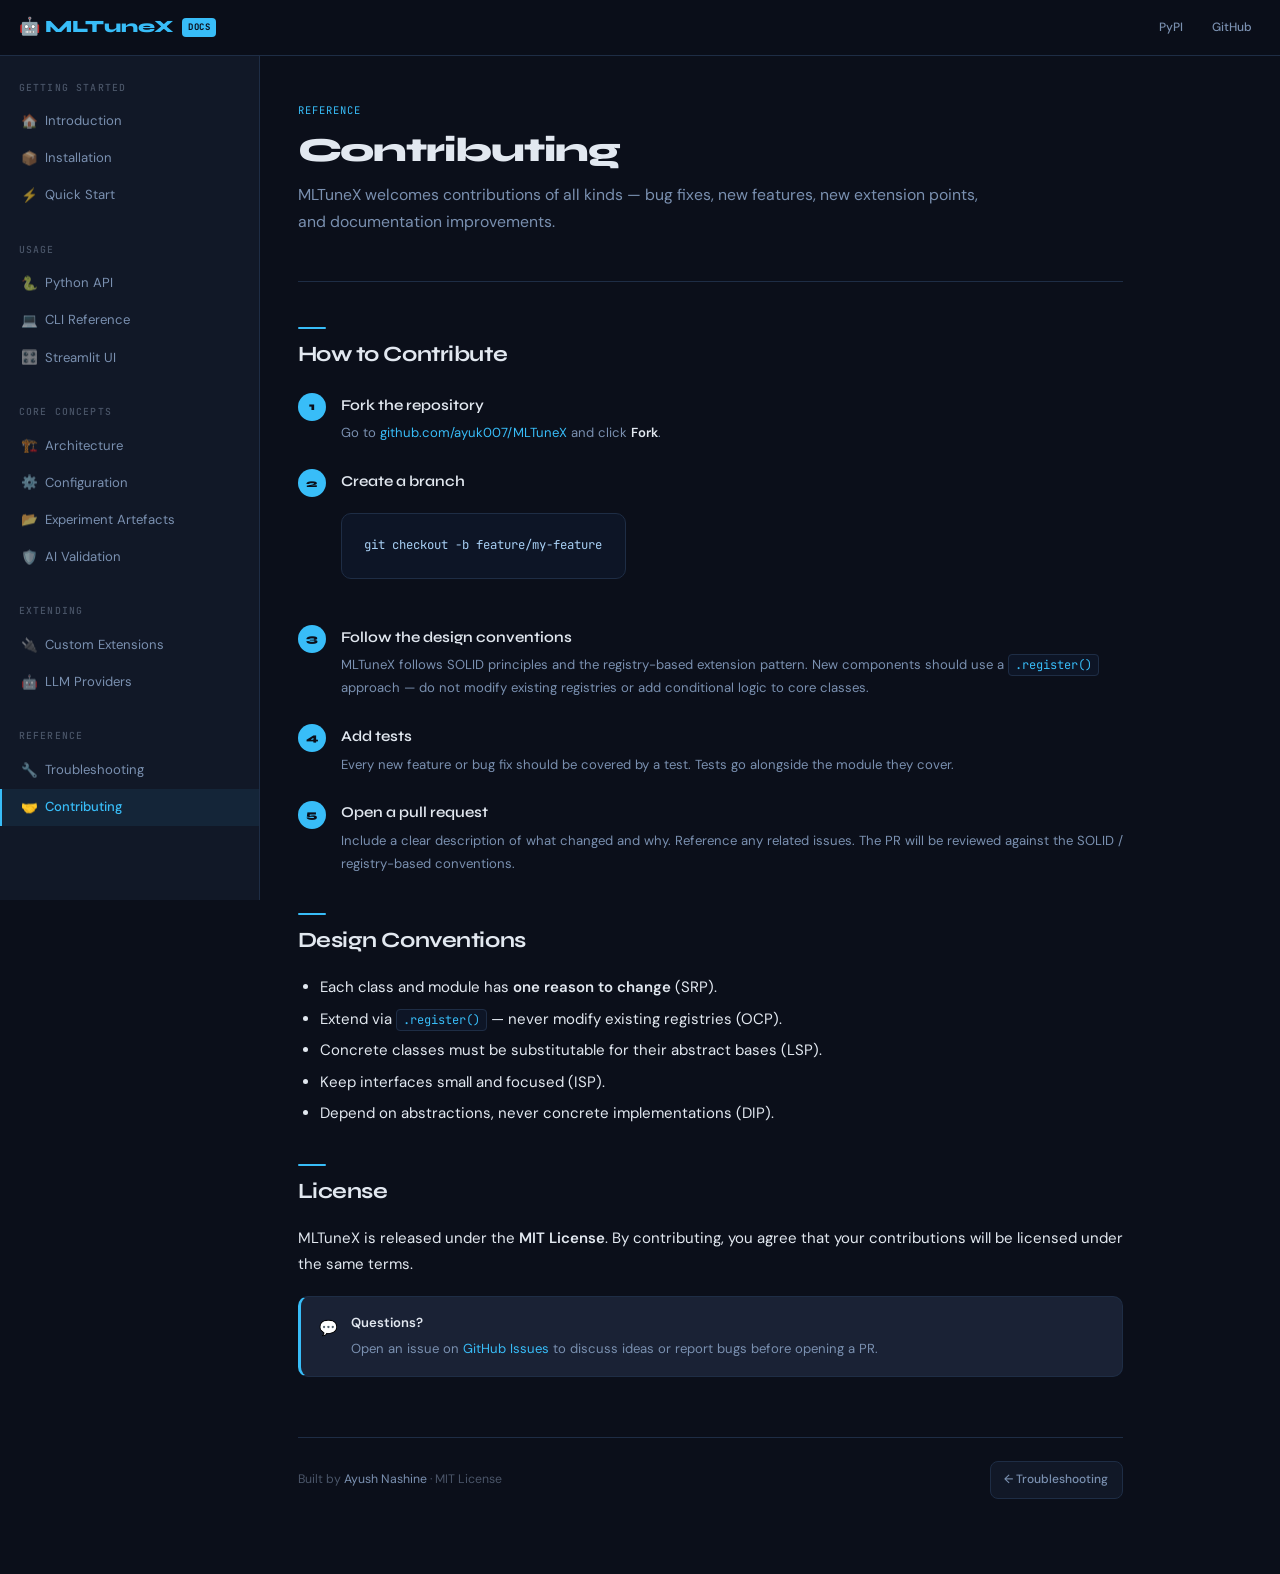
<file: contributing.html>
<!DOCTYPE html>
<html lang="en">
<head>
  <meta charset="UTF-8" />
  <meta name="viewport" content="width=device-width, initial-scale=1.0" />
  <title>Contributing — MLTuneX Docs</title>
  <link rel="stylesheet" href="assets/css/style.css" />
</head>
<body>
<header class="top-header">
  <button class="hamburger" aria-label="Menu"><span></span><span></span><span></span></button>
  <a href="index.html" class="logo">🤖 MLTuneX <span class="badge">DOCS</span></a>
  <div class="header-sep"></div>
  <nav class="header-links">
    <a href="https://pypi.org/project/MLTuneX/" target="_blank">PyPI</a>
    <a href="https://github.com/ayuk007/MLTuneX" target="_blank">GitHub</a>
  </nav>
</header>
<aside class="sidebar">
  <div class="nav-section">
    <div class="nav-section-title">Getting Started</div>
    <a href="index.html" class="nav-link"><span class="nav-icon">🏠</span>Introduction</a>
    <a href="installation.html" class="nav-link"><span class="nav-icon">📦</span>Installation</a>
    <a href="quickstart.html" class="nav-link"><span class="nav-icon">⚡</span>Quick Start</a>
  </div>
  <div class="nav-section">
    <div class="nav-section-title">Usage</div>
    <a href="python-api.html" class="nav-link"><span class="nav-icon">🐍</span>Python API</a>
    <a href="cli.html" class="nav-link"><span class="nav-icon">💻</span>CLI Reference</a>
    <a href="streamlit-ui.html" class="nav-link"><span class="nav-icon">🎛️</span>Streamlit UI</a>
  </div>
  <div class="nav-section">
    <div class="nav-section-title">Core Concepts</div>
    <a href="architecture.html" class="nav-link"><span class="nav-icon">🏗️</span>Architecture</a>
    <a href="configuration.html" class="nav-link"><span class="nav-icon">⚙️</span>Configuration</a>
    <a href="artefacts.html" class="nav-link"><span class="nav-icon">📂</span>Experiment Artefacts</a>
    <a href="ai-validation.html" class="nav-link"><span class="nav-icon">🛡️</span>AI Validation</a>
  </div>
  <div class="nav-section">
    <div class="nav-section-title">Extending</div>
    <a href="extending.html" class="nav-link"><span class="nav-icon">🔌</span>Custom Extensions</a>
    <a href="llm-providers.html" class="nav-link"><span class="nav-icon">🤖</span>LLM Providers</a>
  </div>
  <div class="nav-section">
    <div class="nav-section-title">Reference</div>
    <a href="troubleshooting.html" class="nav-link"><span class="nav-icon">🔧</span>Troubleshooting</a>
    <a href="contributing.html" class="nav-link"><span class="nav-icon">🤝</span>Contributing</a>
  </div>
</aside>
<main class="main">
  <div class="page-hero">
    <div class="eyebrow">Reference</div>
    <h1>Contributing</h1>
    <p>MLTuneX welcomes contributions of all kinds — bug fixes, new features, new extension points, and documentation improvements.</p>
  </div>

  <h2>How to Contribute</h2>
  <div class="steps">
    <div class="step">
      <div class="step-num">1</div>
      <div class="step-body">
        <h4>Fork the repository</h4>
        <p>Go to <a href="https://github.com/ayuk007/MLTuneX" target="_blank">github.com/ayuk007/MLTuneX</a> and click <strong>Fork</strong>.</p>
      </div>
    </div>
    <div class="step">
      <div class="step-num">2</div>
      <div class="step-body">
        <h4>Create a branch</h4>
        <pre><code>git checkout -b feature/my-feature</code></pre>
      </div>
    </div>
    <div class="step">
      <div class="step-num">3</div>
      <div class="step-body">
        <h4>Follow the design conventions</h4>
        <p>MLTuneX follows SOLID principles and the registry-based extension pattern. New components should use a <code>.register()</code> approach — do not modify existing registries or add conditional logic to core classes.</p>
      </div>
    </div>
    <div class="step">
      <div class="step-num">4</div>
      <div class="step-body">
        <h4>Add tests</h4>
        <p>Every new feature or bug fix should be covered by a test. Tests go alongside the module they cover.</p>
      </div>
    </div>
    <div class="step">
      <div class="step-num">5</div>
      <div class="step-body">
        <h4>Open a pull request</h4>
        <p>Include a clear description of what changed and why. Reference any related issues. The PR will be reviewed against the SOLID / registry-based conventions.</p>
      </div>
    </div>
  </div>

  <h2>Design Conventions</h2>
  <ul>
    <li>Each class and module has <strong>one reason to change</strong> (SRP).</li>
    <li>Extend via <code>.register()</code> — never modify existing registries (OCP).</li>
    <li>Concrete classes must be substitutable for their abstract bases (LSP).</li>
    <li>Keep interfaces small and focused (ISP).</li>
    <li>Depend on abstractions, never concrete implementations (DIP).</li>
  </ul>

  <h2>License</h2>
  <p>MLTuneX is released under the <strong>MIT License</strong>. By contributing, you agree that your contributions will be licensed under the same terms.</p>

  <div class="callout info">
    <span class="callout-icon">💬</span>
    <div class="callout-body"><strong>Questions?</strong> Open an issue on <a href="https://github.com/ayuk007/MLTuneX/issues" target="_blank">GitHub Issues</a> to discuss ideas or report bugs before opening a PR.</div>
  </div>

  <div class="page-footer">
    <span>Built by <a href="https://github.com/ayuk007" target="_blank">Ayush Nashine</a> · MIT License</span>
    <div class="prev-next">
      <a href="troubleshooting.html" class="nav-btn">← Troubleshooting</a>
    </div>
  </div>
</main>
<script src="assets/js/main.js"></script>
</body>
</html>
</file>
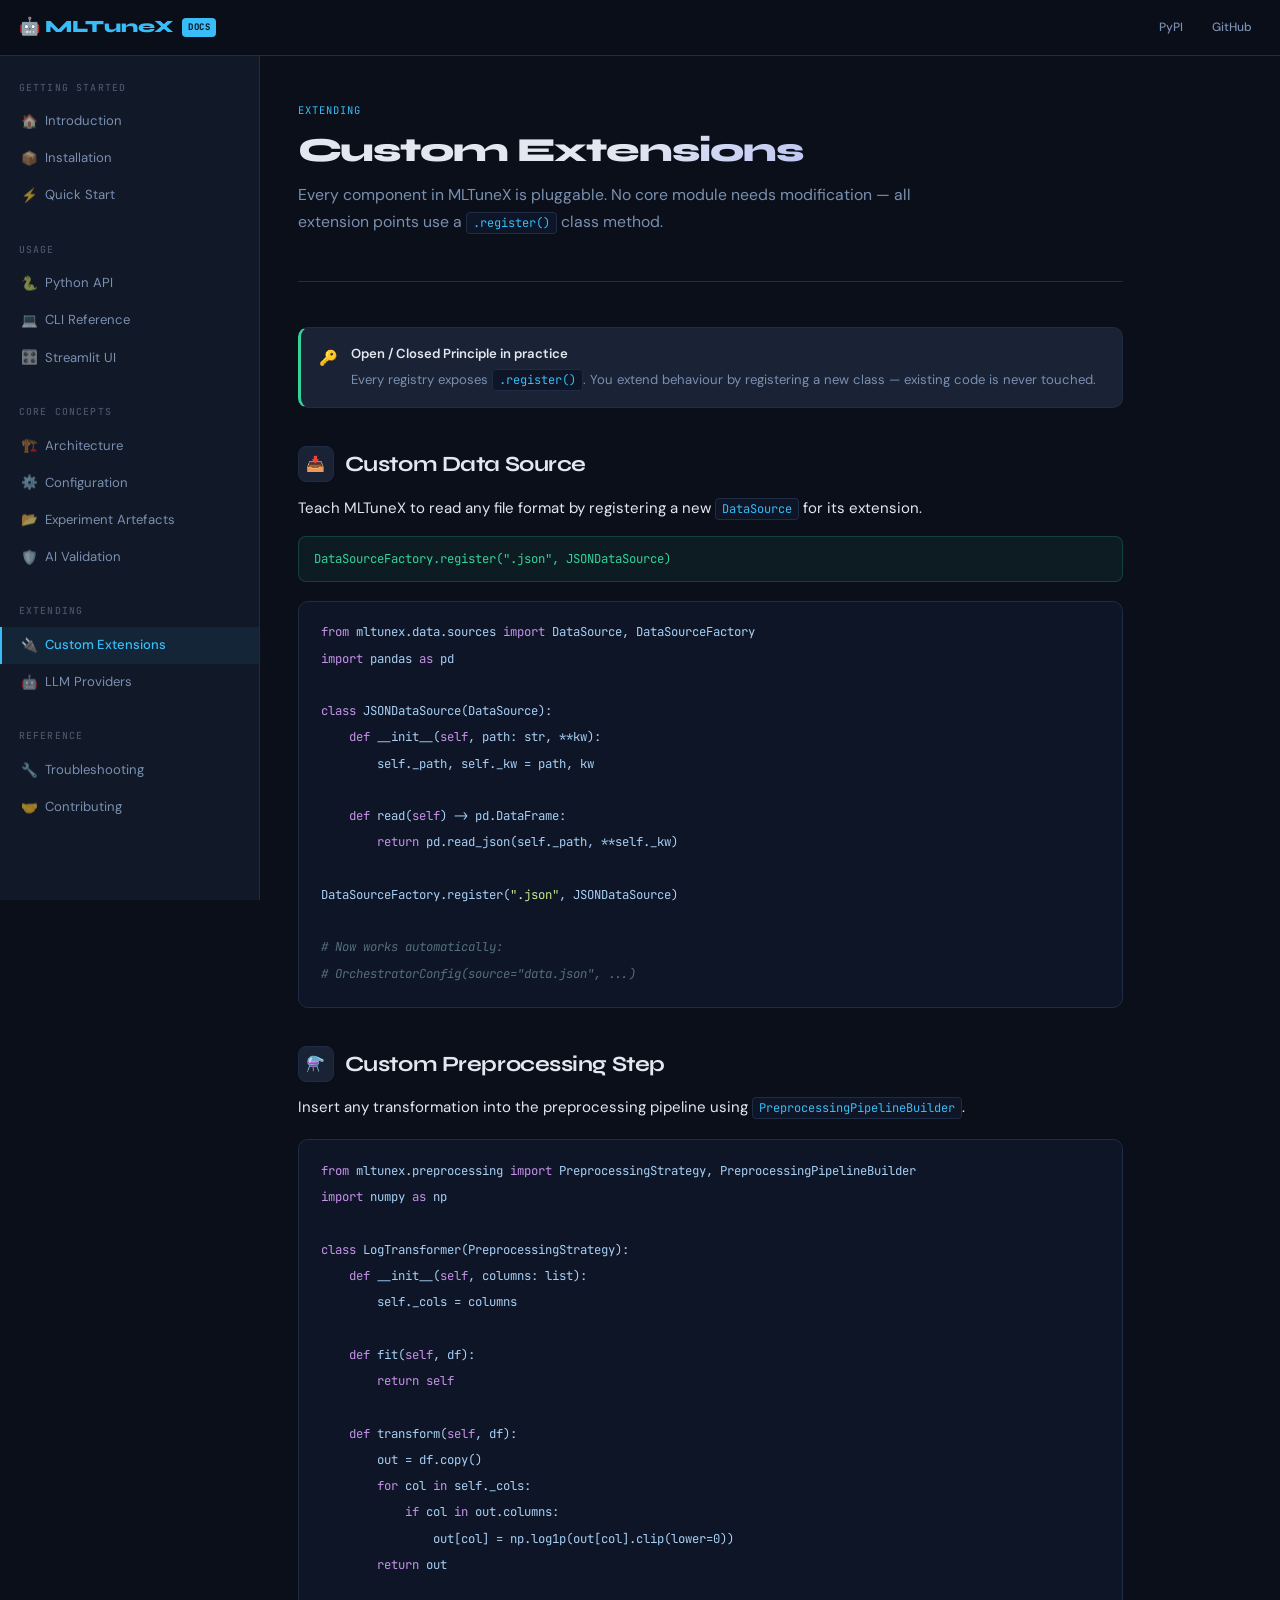
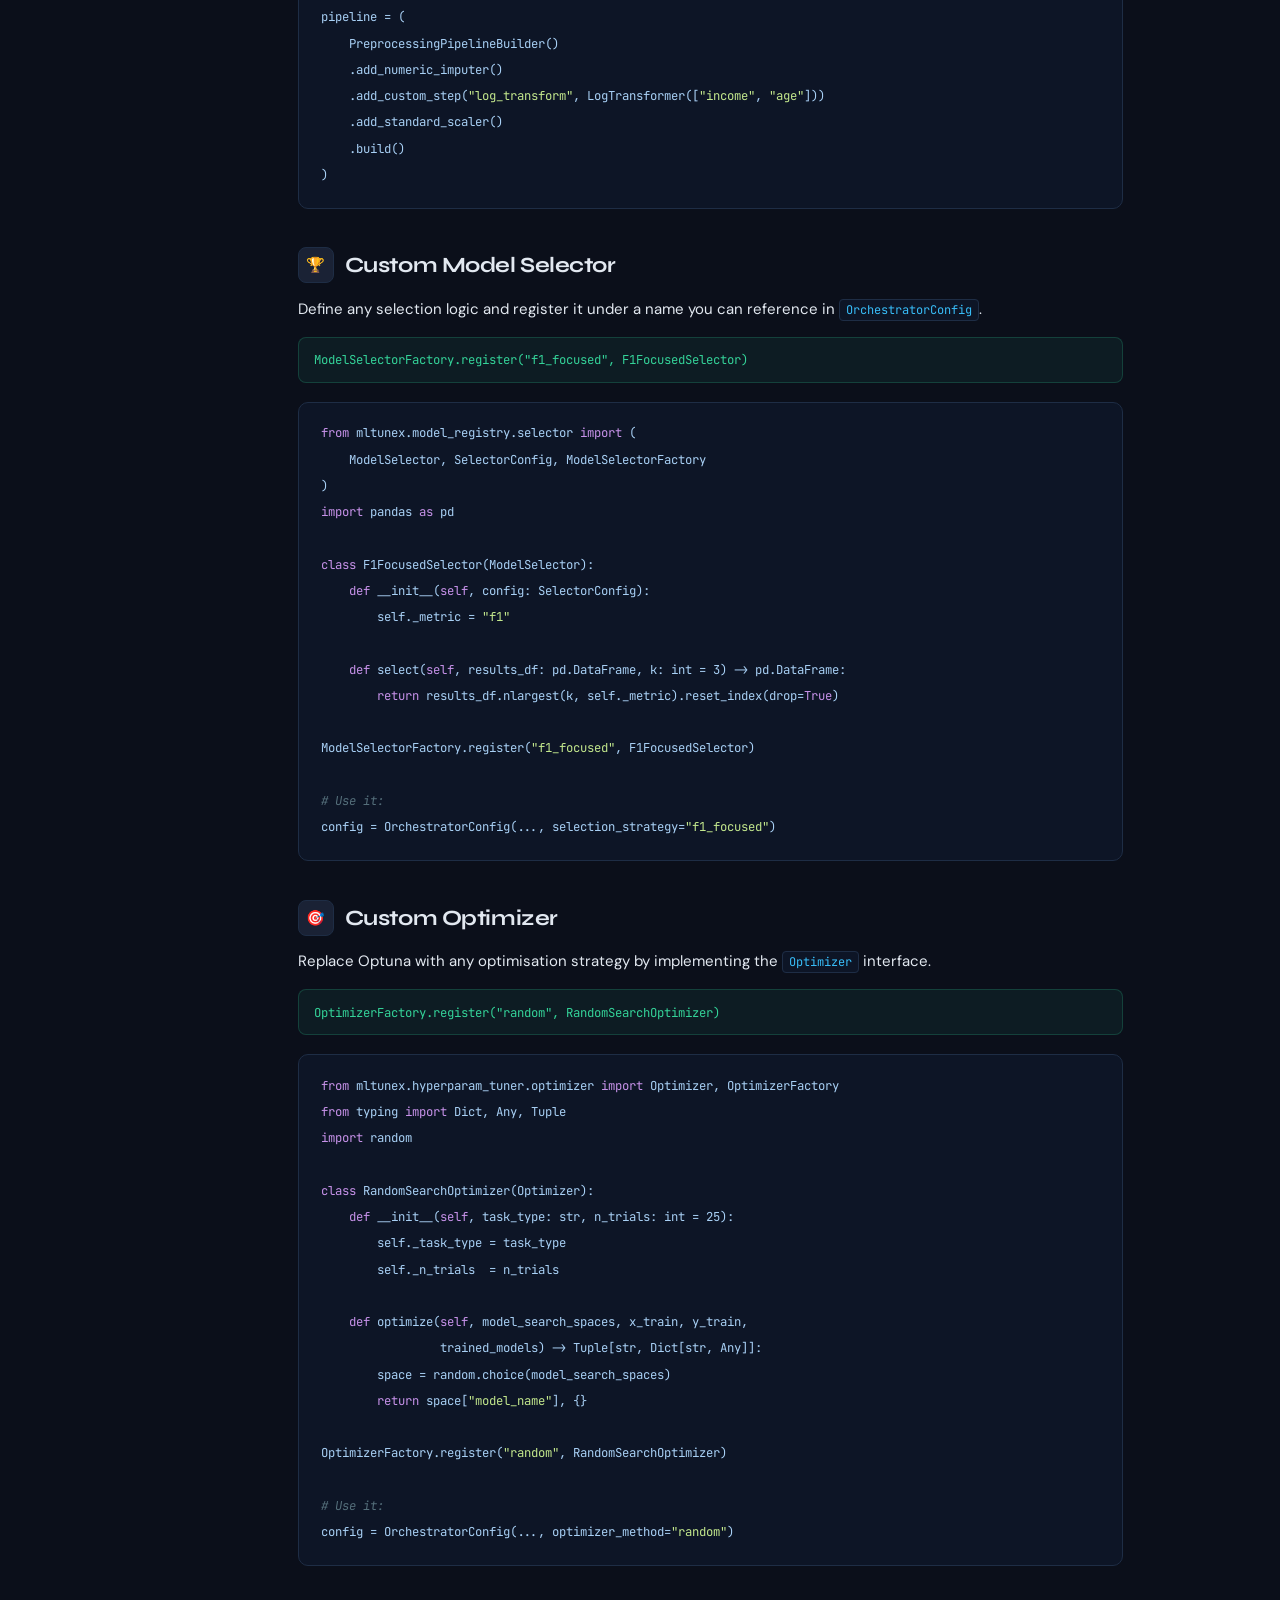
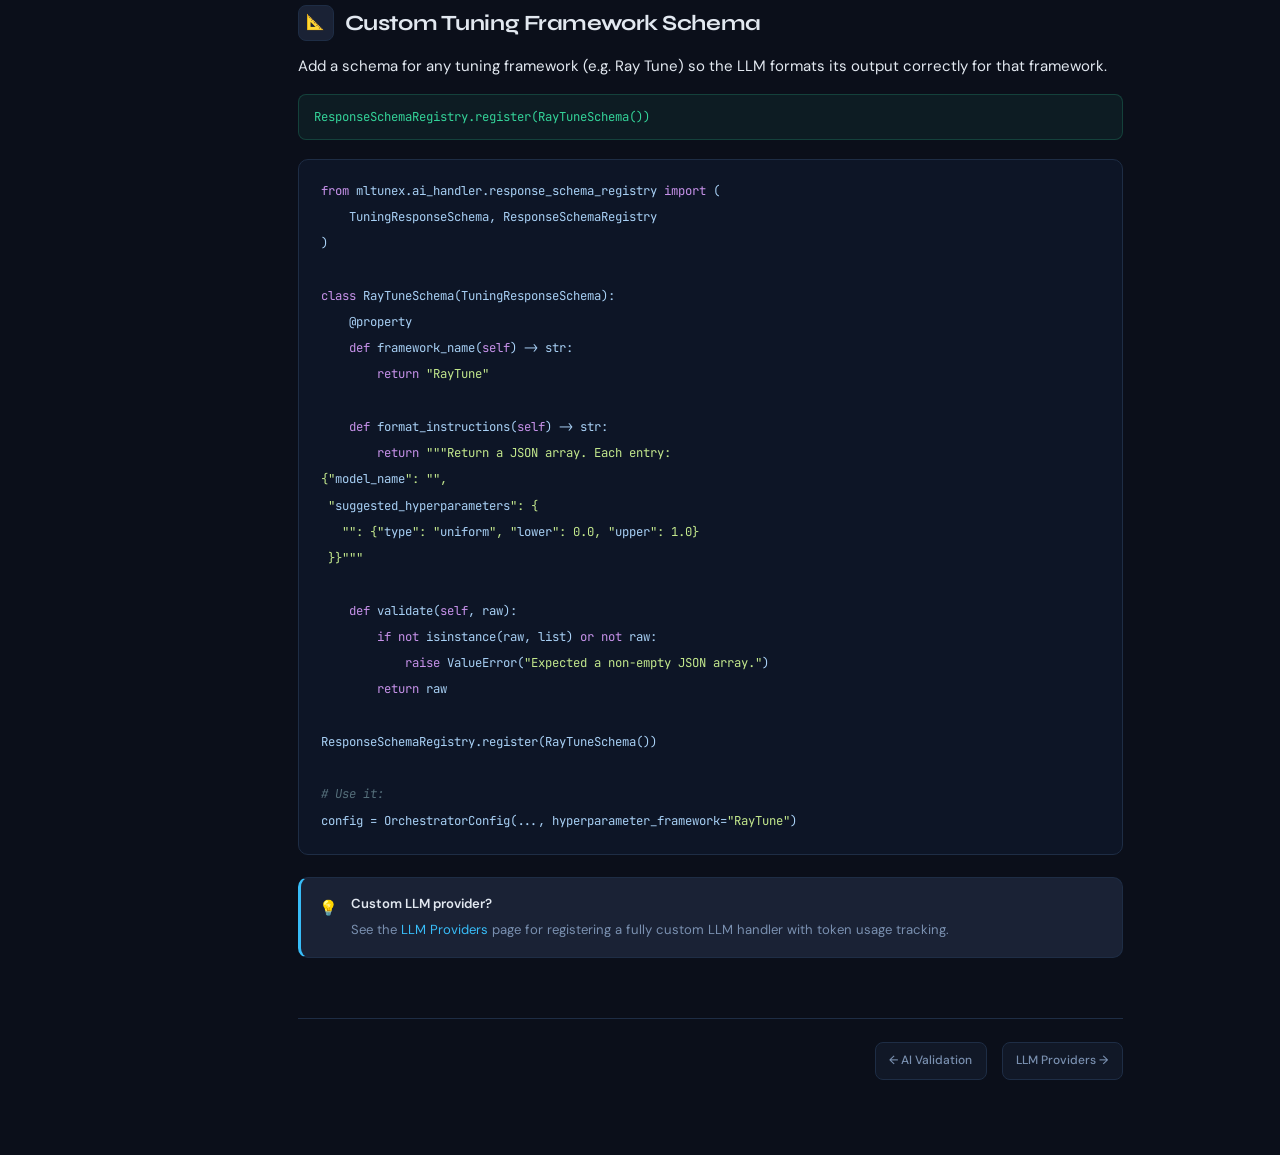
<file: extending.html>
<!DOCTYPE html>
<html lang="en">
<head>
  <meta charset="UTF-8" />
  <meta name="viewport" content="width=device-width, initial-scale=1.0" />
  <title>Custom Extensions — MLTuneX Docs</title>
  <link rel="stylesheet" href="assets/css/style.css" />
  <style>
    .ext-header {
      display: flex; align-items: center; gap: .75rem;
      margin: 2.5rem 0 .75rem;
    }
    .ext-header h2 { margin: 0; }
    .ext-header h2::before { display: none; }
    .ext-icon {
      width: 36px; height: 36px; border-radius: 8px;
      background: var(--bg3); border: 1px solid var(--border);
      display: flex; align-items: center; justify-content: center; font-size: 1rem;
      flex-shrink: 0;
    }
    .register-tip {
      background: rgba(52,211,153,.07); border: 1px solid rgba(52,211,153,.2);
      border-radius: 8px; padding: .75rem 1rem; margin: .75rem 0 1.25rem;
      font-size: .82rem; color: var(--accent3); font-family: 'JetBrains Mono', monospace;
    }
  </style>
</head>
<body>
<header class="top-header">
  <button class="hamburger" aria-label="Menu"><span></span><span></span><span></span></button>
  <a href="index.html" class="logo">🤖 MLTuneX <span class="badge">DOCS</span></a>
  <div class="header-sep"></div>
  <nav class="header-links">
    <a href="https://pypi.org/project/MLTuneX/" target="_blank">PyPI</a>
    <a href="https://github.com/ayuk007/MLTuneX" target="_blank">GitHub</a>
  </nav>
</header>
<aside class="sidebar">
  <div class="nav-section">
    <div class="nav-section-title">Getting Started</div>
    <a href="index.html" class="nav-link"><span class="nav-icon">🏠</span>Introduction</a>
    <a href="installation.html" class="nav-link"><span class="nav-icon">📦</span>Installation</a>
    <a href="quickstart.html" class="nav-link"><span class="nav-icon">⚡</span>Quick Start</a>
  </div>
  <div class="nav-section">
    <div class="nav-section-title">Usage</div>
    <a href="python-api.html" class="nav-link"><span class="nav-icon">🐍</span>Python API</a>
    <a href="cli.html" class="nav-link"><span class="nav-icon">💻</span>CLI Reference</a>
    <a href="streamlit-ui.html" class="nav-link"><span class="nav-icon">🎛️</span>Streamlit UI</a>
  </div>
  <div class="nav-section">
    <div class="nav-section-title">Core Concepts</div>
    <a href="architecture.html" class="nav-link"><span class="nav-icon">🏗️</span>Architecture</a>
    <a href="configuration.html" class="nav-link"><span class="nav-icon">⚙️</span>Configuration</a>
    <a href="artefacts.html" class="nav-link"><span class="nav-icon">📂</span>Experiment Artefacts</a>
    <a href="ai-validation.html" class="nav-link"><span class="nav-icon">🛡️</span>AI Validation</a>
  </div>
  <div class="nav-section">
    <div class="nav-section-title">Extending</div>
    <a href="extending.html" class="nav-link"><span class="nav-icon">🔌</span>Custom Extensions</a>
    <a href="llm-providers.html" class="nav-link"><span class="nav-icon">🤖</span>LLM Providers</a>
  </div>
  <div class="nav-section">
    <div class="nav-section-title">Reference</div>
    <a href="troubleshooting.html" class="nav-link"><span class="nav-icon">🔧</span>Troubleshooting</a>
    <a href="contributing.html" class="nav-link"><span class="nav-icon">🤝</span>Contributing</a>
  </div>
</aside>
<main class="main">
  <div class="page-hero">
    <div class="eyebrow">Extending</div>
    <h1>Custom Extensions</h1>
    <p>Every component in MLTuneX is pluggable. No core module needs modification — all extension points use a <code>.register()</code> class method.</p>
  </div>

  <div class="callout">
    <span class="callout-icon">🔑</span>
    <div class="callout-body"><strong>Open / Closed Principle in practice</strong> Every registry exposes <code>.register()</code>. You extend behaviour by registering a new class — existing code is never touched.</div>
  </div>

  <!-- Custom Data Source -->
  <div class="ext-header">
    <div class="ext-icon">📥</div>
    <h2>Custom Data Source</h2>
  </div>
  <p>Teach MLTuneX to read any file format by registering a new <code>DataSource</code> for its extension.</p>
  <div class="register-tip">DataSourceFactory.register(".json", JSONDataSource)</div>
  <pre><code>from mltunex.data.sources import DataSource, DataSourceFactory
import pandas as pd

class JSONDataSource(DataSource):
    def __init__(self, path: str, **kw):
        self._path, self._kw = path, kw

    def read(self) -> pd.DataFrame:
        return pd.read_json(self._path, **self._kw)

DataSourceFactory.register(".json", JSONDataSource)

# Now works automatically:
# OrchestratorConfig(source="data.json", ...)</code></pre>

  <!-- Custom Preprocessing Step -->
  <div class="ext-header">
    <div class="ext-icon">⚗️</div>
    <h2>Custom Preprocessing Step</h2>
  </div>
  <p>Insert any transformation into the preprocessing pipeline using <code>PreprocessingPipelineBuilder</code>.</p>
  <pre><code>from mltunex.preprocessing import PreprocessingStrategy, PreprocessingPipelineBuilder
import numpy as np

class LogTransformer(PreprocessingStrategy):
    def __init__(self, columns: list):
        self._cols = columns

    def fit(self, df):
        return self

    def transform(self, df):
        out = df.copy()
        for col in self._cols:
            if col in out.columns:
                out[col] = np.log1p(out[col].clip(lower=0))
        return out

pipeline = (
    PreprocessingPipelineBuilder()
    .add_numeric_imputer()
    .add_custom_step("log_transform", LogTransformer(["income", "age"]))
    .add_standard_scaler()
    .build()
)</code></pre>

  <!-- Custom Model Selector -->
  <div class="ext-header">
    <div class="ext-icon">🏆</div>
    <h2>Custom Model Selector</h2>
  </div>
  <p>Define any selection logic and register it under a name you can reference in <code>OrchestratorConfig</code>.</p>
  <div class="register-tip">ModelSelectorFactory.register("f1_focused", F1FocusedSelector)</div>
  <pre><code>from mltunex.model_registry.selector import (
    ModelSelector, SelectorConfig, ModelSelectorFactory
)
import pandas as pd

class F1FocusedSelector(ModelSelector):
    def __init__(self, config: SelectorConfig):
        self._metric = "f1"

    def select(self, results_df: pd.DataFrame, k: int = 3) -> pd.DataFrame:
        return results_df.nlargest(k, self._metric).reset_index(drop=True)

ModelSelectorFactory.register("f1_focused", F1FocusedSelector)

# Use it:
config = OrchestratorConfig(..., selection_strategy="f1_focused")</code></pre>

  <!-- Custom Optimizer -->
  <div class="ext-header">
    <div class="ext-icon">🎯</div>
    <h2>Custom Optimizer</h2>
  </div>
  <p>Replace Optuna with any optimisation strategy by implementing the <code>Optimizer</code> interface.</p>
  <div class="register-tip">OptimizerFactory.register("random", RandomSearchOptimizer)</div>
  <pre><code>from mltunex.hyperparam_tuner.optimizer import Optimizer, OptimizerFactory
from typing import Dict, Any, Tuple
import random

class RandomSearchOptimizer(Optimizer):
    def __init__(self, task_type: str, n_trials: int = 25):
        self._task_type = task_type
        self._n_trials  = n_trials

    def optimize(self, model_search_spaces, x_train, y_train,
                 trained_models) -> Tuple[str, Dict[str, Any]]:
        space = random.choice(model_search_spaces)
        return space["model_name"], {}

OptimizerFactory.register("random", RandomSearchOptimizer)

# Use it:
config = OrchestratorConfig(..., optimizer_method="random")</code></pre>

  <!-- Custom Tuning Schema -->
  <div class="ext-header">
    <div class="ext-icon">📐</div>
    <h2>Custom Tuning Framework Schema</h2>
  </div>
  <p>Add a schema for any tuning framework (e.g. Ray Tune) so the LLM formats its output correctly for that framework.</p>
  <div class="register-tip">ResponseSchemaRegistry.register(RayTuneSchema())</div>
  <pre><code>from mltunex.ai_handler.response_schema_registry import (
    TuningResponseSchema, ResponseSchemaRegistry
)

class RayTuneSchema(TuningResponseSchema):
    @property
    def framework_name(self) -> str:
        return "RayTune"

    def format_instructions(self) -> str:
        return """Return a JSON array. Each entry:
{"model_name": "<str>",
 "suggested_hyperparameters": {
   "<param>": {"type": "uniform", "lower": 0.0, "upper": 1.0}
 }}"""

    def validate(self, raw):
        if not isinstance(raw, list) or not raw:
            raise ValueError("Expected a non-empty JSON array.")
        return raw

ResponseSchemaRegistry.register(RayTuneSchema())

# Use it:
config = OrchestratorConfig(..., hyperparameter_framework="RayTune")</code></pre>

  <div class="callout info">
    <span class="callout-icon">💡</span>
    <div class="callout-body"><strong>Custom LLM provider?</strong> See the <a href="llm-providers.html">LLM Providers</a> page for registering a fully custom LLM handler with token usage tracking.</div>
  </div>

  <div class="page-footer">
    <span></span>
    <div class="prev-next">
      <a href="ai-validation.html" class="nav-btn">← AI Validation</a>
      <a href="llm-providers.html" class="nav-btn">LLM Providers →</a>
    </div>
  </div>
</main>
<script src="assets/js/main.js"></script>
</body>
</html>
</file>
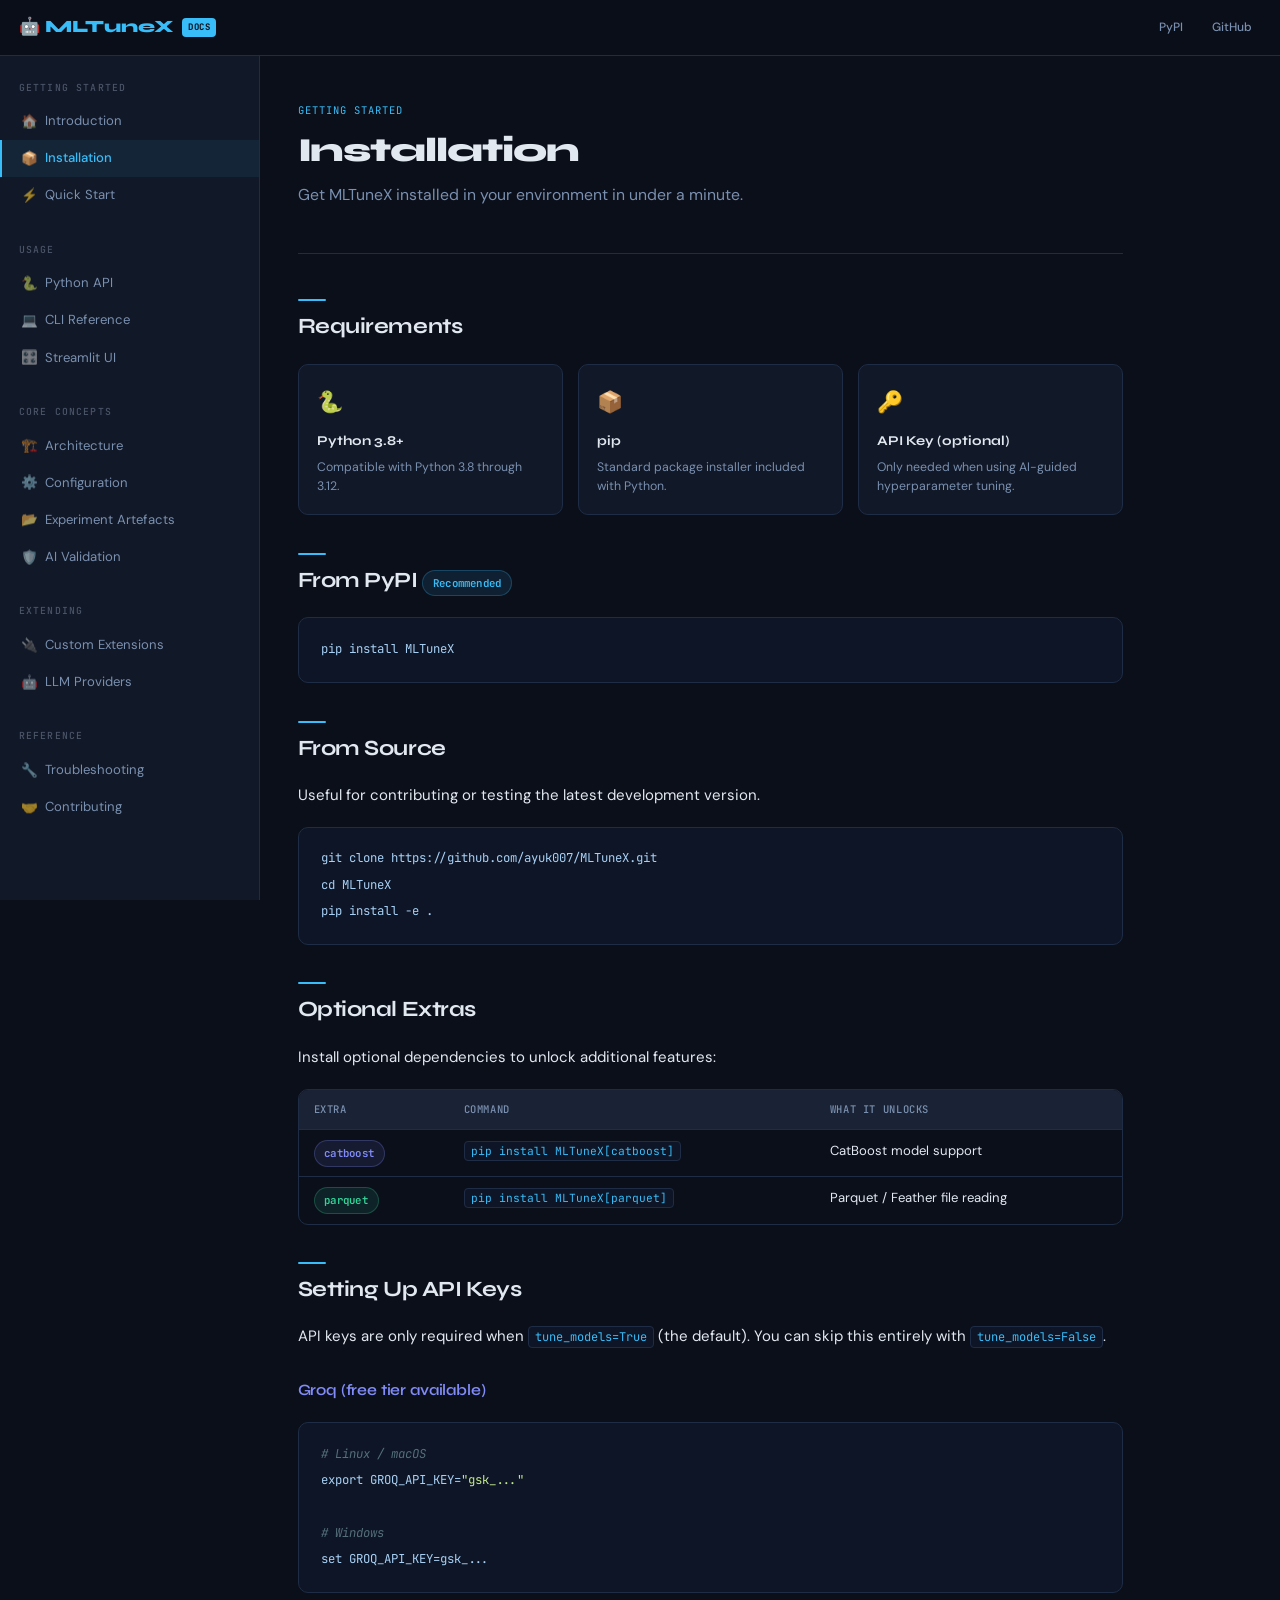
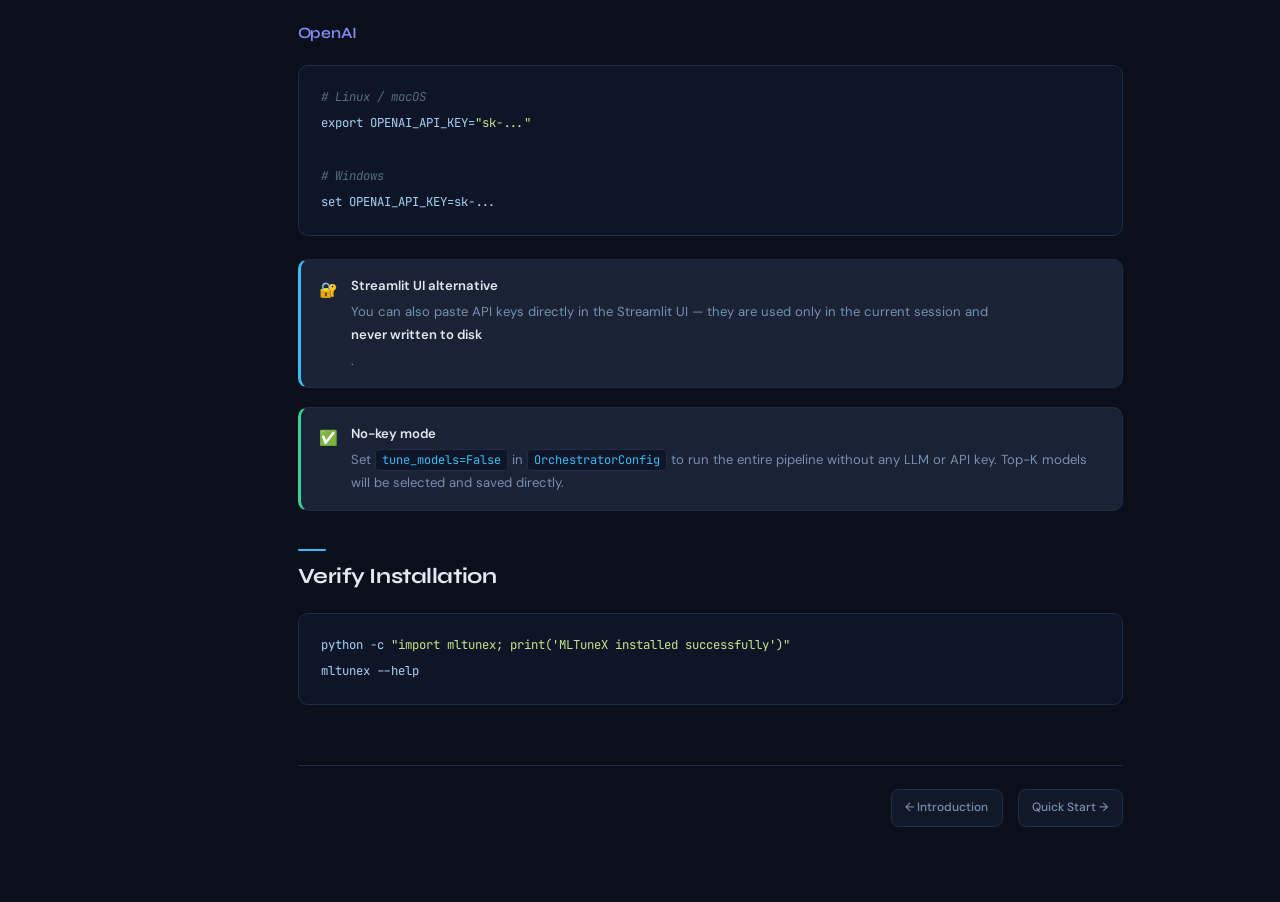
<file: installation.html>
<!DOCTYPE html>
<html lang="en">
<head>
  <meta charset="UTF-8" />
  <meta name="viewport" content="width=device-width, initial-scale=1.0" />
  <title>Installation — MLTuneX Docs</title>
  <link rel="stylesheet" href="assets/css/style.css" />
</head>
<body>
<header class="top-header">
  <button class="hamburger" aria-label="Menu"><span></span><span></span><span></span></button>
  <a href="index.html" class="logo">🤖 MLTuneX <span class="badge">DOCS</span></a>
  <div class="header-sep"></div>
  <nav class="header-links">
    <a href="https://pypi.org/project/MLTuneX/" target="_blank">PyPI</a>
    <a href="https://github.com/ayuk007/MLTuneX" target="_blank">GitHub</a>
  </nav>
</header>

<aside class="sidebar">
  <div class="nav-section">
    <div class="nav-section-title">Getting Started</div>
    <a href="index.html" class="nav-link"><span class="nav-icon">🏠</span>Introduction</a>
    <a href="installation.html" class="nav-link"><span class="nav-icon">📦</span>Installation</a>
    <a href="quickstart.html" class="nav-link"><span class="nav-icon">⚡</span>Quick Start</a>
  </div>
  <div class="nav-section">
    <div class="nav-section-title">Usage</div>
    <a href="python-api.html" class="nav-link"><span class="nav-icon">🐍</span>Python API</a>
    <a href="cli.html" class="nav-link"><span class="nav-icon">💻</span>CLI Reference</a>
    <a href="streamlit-ui.html" class="nav-link"><span class="nav-icon">🎛️</span>Streamlit UI</a>
  </div>
  <div class="nav-section">
    <div class="nav-section-title">Core Concepts</div>
    <a href="architecture.html" class="nav-link"><span class="nav-icon">🏗️</span>Architecture</a>
    <a href="configuration.html" class="nav-link"><span class="nav-icon">⚙️</span>Configuration</a>
    <a href="artefacts.html" class="nav-link"><span class="nav-icon">📂</span>Experiment Artefacts</a>
    <a href="ai-validation.html" class="nav-link"><span class="nav-icon">🛡️</span>AI Validation</a>
  </div>
  <div class="nav-section">
    <div class="nav-section-title">Extending</div>
    <a href="extending.html" class="nav-link"><span class="nav-icon">🔌</span>Custom Extensions</a>
    <a href="llm-providers.html" class="nav-link"><span class="nav-icon">🤖</span>LLM Providers</a>
  </div>
  <div class="nav-section">
    <div class="nav-section-title">Reference</div>
    <a href="troubleshooting.html" class="nav-link"><span class="nav-icon">🔧</span>Troubleshooting</a>
    <a href="contributing.html" class="nav-link"><span class="nav-icon">🤝</span>Contributing</a>
  </div>
</aside>

<main class="main">
  <div class="page-hero">
    <div class="eyebrow">Getting Started</div>
    <h1>Installation</h1>
    <p>Get MLTuneX installed in your environment in under a minute.</p>
  </div>

  <h2>Requirements</h2>
  <div class="cards">
    <div class="card"><div class="card-icon">🐍</div><h4>Python 3.8+</h4><p>Compatible with Python 3.8 through 3.12.</p></div>
    <div class="card"><div class="card-icon">📦</div><h4>pip</h4><p>Standard package installer included with Python.</p></div>
    <div class="card"><div class="card-icon">🔑</div><h4>API Key (optional)</h4><p>Only needed when using AI-guided hyperparameter tuning.</p></div>
  </div>

  <h2>From PyPI <span class="pill">Recommended</span></h2>
  <pre><code>pip install MLTuneX</code></pre>

  <h2>From Source</h2>
  <p>Useful for contributing or testing the latest development version.</p>
  <pre><code>git clone https://github.com/ayuk007/MLTuneX.git
cd MLTuneX
pip install -e .</code></pre>

  <h2>Optional Extras</h2>
  <p>Install optional dependencies to unlock additional features:</p>
  <div class="table-wrap">
    <table>
      <thead><tr><th>Extra</th><th>Command</th><th>What it unlocks</th></tr></thead>
      <tbody>
        <tr><td><span class="pill purple">catboost</span></td><td><code>pip install MLTuneX[catboost]</code></td><td>CatBoost model support</td></tr>
        <tr><td><span class="pill green">parquet</span></td><td><code>pip install MLTuneX[parquet]</code></td><td>Parquet / Feather file reading</td></tr>
      </tbody>
    </table>
  </div>

  <h2>Setting Up API Keys</h2>
  <p>API keys are only required when <code>tune_models=True</code> (the default). You can skip this entirely with <code>tune_models=False</code>.</p>

  <h3>Groq (free tier available)</h3>
  <pre><code># Linux / macOS
export GROQ_API_KEY="gsk_..."

# Windows
set GROQ_API_KEY=gsk_...</code></pre>

  <h3>OpenAI</h3>
  <pre><code># Linux / macOS
export OPENAI_API_KEY="sk-..."

# Windows
set OPENAI_API_KEY=sk-...</code></pre>

  <div class="callout info">
    <span class="callout-icon">🔐</span>
    <div class="callout-body"><strong>Streamlit UI alternative</strong> You can also paste API keys directly in the Streamlit UI — they are used only in the current session and <strong>never written to disk</strong>.</div>
  </div>

  <div class="callout">
    <span class="callout-icon">✅</span>
    <div class="callout-body"><strong>No-key mode</strong> Set <code>tune_models=False</code> in <code>OrchestratorConfig</code> to run the entire pipeline without any LLM or API key. Top-K models will be selected and saved directly.</div>
  </div>

  <h2>Verify Installation</h2>
  <pre><code>python -c "import mltunex; print('MLTuneX installed successfully')"
mltunex --help</code></pre>

  <div class="page-footer">
    <span></span>
    <div class="prev-next">
      <a href="index.html" class="nav-btn">← Introduction</a>
      <a href="quickstart.html" class="nav-btn">Quick Start →</a>
    </div>
  </div>
</main>
<script src="assets/js/main.js"></script>
</body>
</html>
</file>
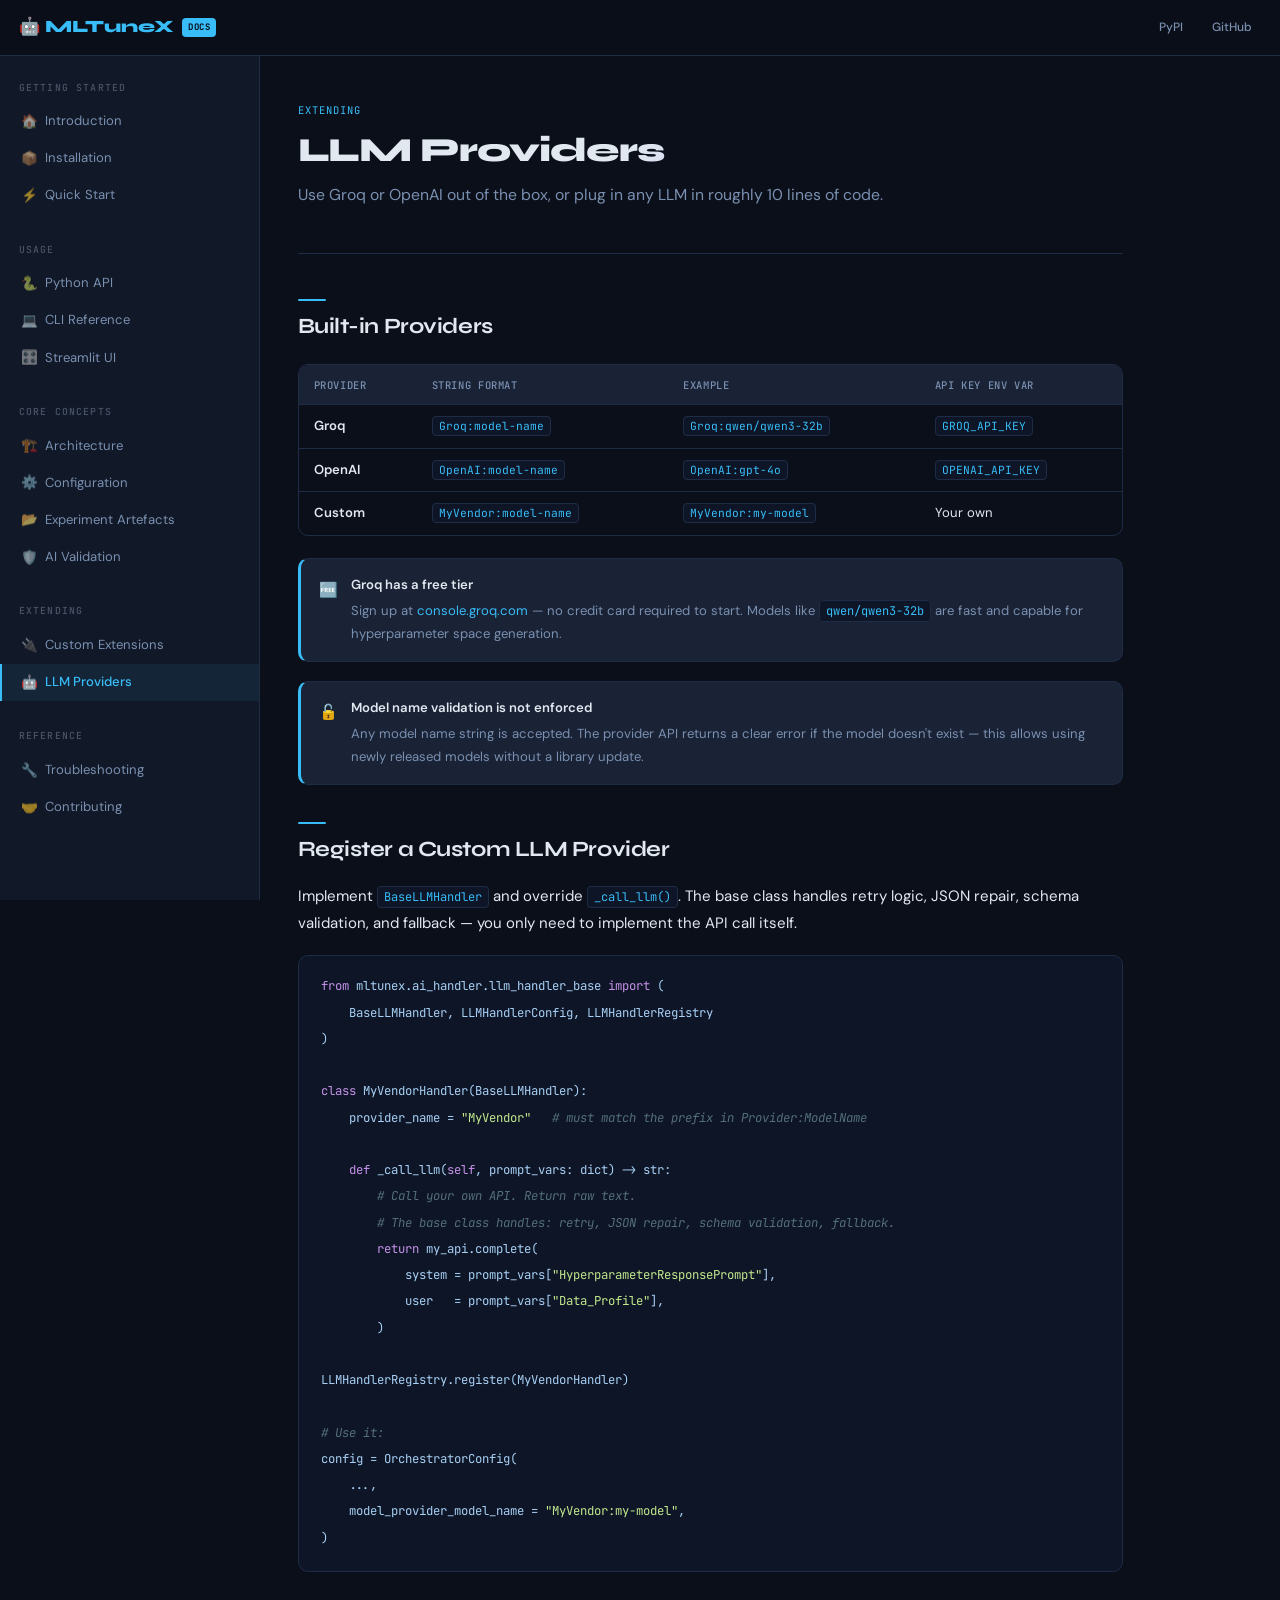
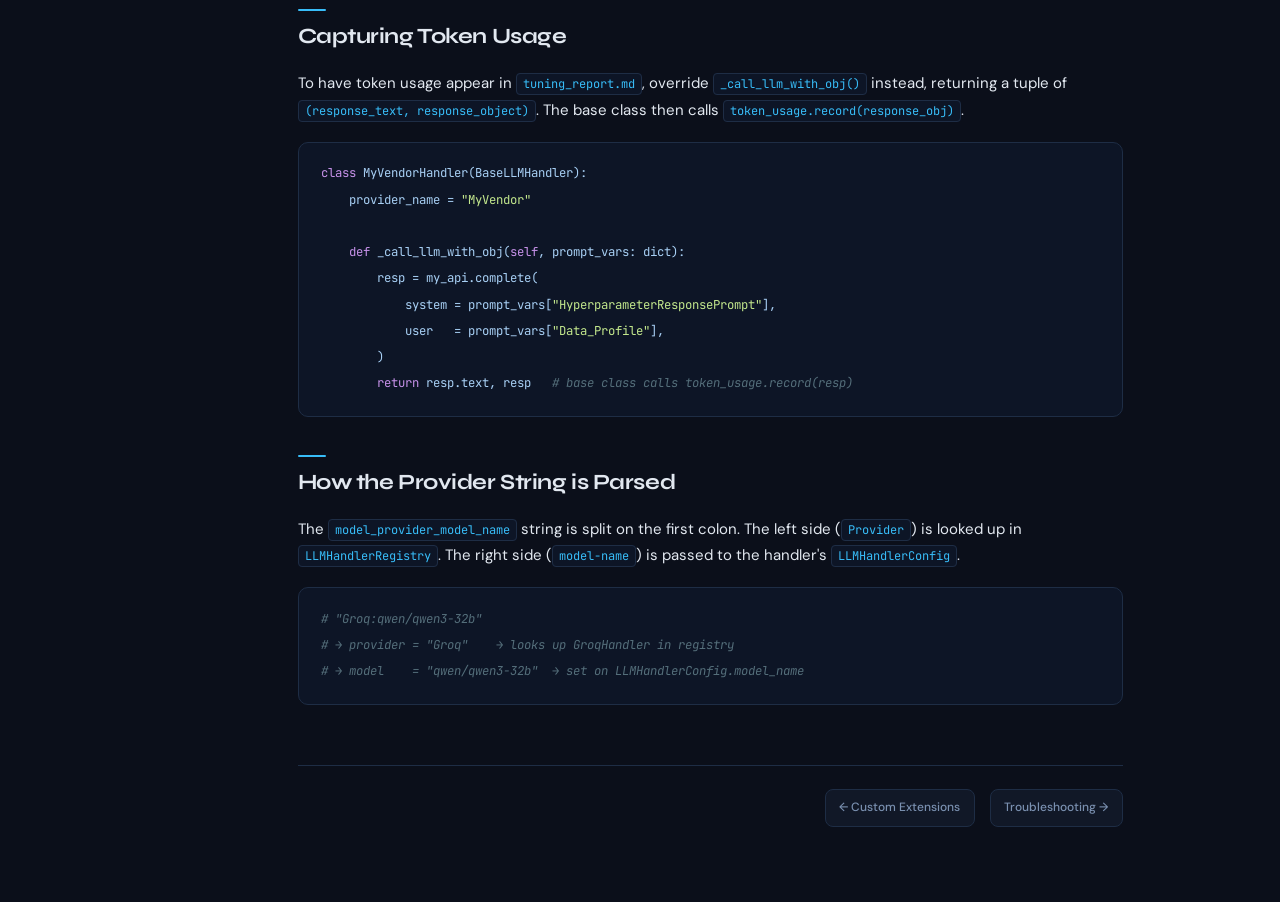
<file: llm-providers.html>
<!DOCTYPE html>
<html lang="en">
<head>
  <meta charset="UTF-8" />
  <meta name="viewport" content="width=device-width, initial-scale=1.0" />
  <title>LLM Providers — MLTuneX Docs</title>
  <link rel="stylesheet" href="assets/css/style.css" />
</head>
<body>
<header class="top-header">
  <button class="hamburger" aria-label="Menu"><span></span><span></span><span></span></button>
  <a href="index.html" class="logo">🤖 MLTuneX <span class="badge">DOCS</span></a>
  <div class="header-sep"></div>
  <nav class="header-links">
    <a href="https://pypi.org/project/MLTuneX/" target="_blank">PyPI</a>
    <a href="https://github.com/ayuk007/MLTuneX" target="_blank">GitHub</a>
  </nav>
</header>
<aside class="sidebar">
  <div class="nav-section">
    <div class="nav-section-title">Getting Started</div>
    <a href="index.html" class="nav-link"><span class="nav-icon">🏠</span>Introduction</a>
    <a href="installation.html" class="nav-link"><span class="nav-icon">📦</span>Installation</a>
    <a href="quickstart.html" class="nav-link"><span class="nav-icon">⚡</span>Quick Start</a>
  </div>
  <div class="nav-section">
    <div class="nav-section-title">Usage</div>
    <a href="python-api.html" class="nav-link"><span class="nav-icon">🐍</span>Python API</a>
    <a href="cli.html" class="nav-link"><span class="nav-icon">💻</span>CLI Reference</a>
    <a href="streamlit-ui.html" class="nav-link"><span class="nav-icon">🎛️</span>Streamlit UI</a>
  </div>
  <div class="nav-section">
    <div class="nav-section-title">Core Concepts</div>
    <a href="architecture.html" class="nav-link"><span class="nav-icon">🏗️</span>Architecture</a>
    <a href="configuration.html" class="nav-link"><span class="nav-icon">⚙️</span>Configuration</a>
    <a href="artefacts.html" class="nav-link"><span class="nav-icon">📂</span>Experiment Artefacts</a>
    <a href="ai-validation.html" class="nav-link"><span class="nav-icon">🛡️</span>AI Validation</a>
  </div>
  <div class="nav-section">
    <div class="nav-section-title">Extending</div>
    <a href="extending.html" class="nav-link"><span class="nav-icon">🔌</span>Custom Extensions</a>
    <a href="llm-providers.html" class="nav-link"><span class="nav-icon">🤖</span>LLM Providers</a>
  </div>
  <div class="nav-section">
    <div class="nav-section-title">Reference</div>
    <a href="troubleshooting.html" class="nav-link"><span class="nav-icon">🔧</span>Troubleshooting</a>
    <a href="contributing.html" class="nav-link"><span class="nav-icon">🤝</span>Contributing</a>
  </div>
</aside>
<main class="main">
  <div class="page-hero">
    <div class="eyebrow">Extending</div>
    <h1>LLM Providers</h1>
    <p>Use Groq or OpenAI out of the box, or plug in any LLM in roughly 10 lines of code.</p>
  </div>

  <h2>Built-in Providers</h2>
  <div class="table-wrap">
    <table>
      <thead><tr><th>Provider</th><th>String Format</th><th>Example</th><th>API Key Env Var</th></tr></thead>
      <tbody>
        <tr>
          <td><strong>Groq</strong></td>
          <td><code>Groq:model-name</code></td>
          <td><code>Groq:qwen/qwen3-32b</code></td>
          <td><code>GROQ_API_KEY</code></td>
        </tr>
        <tr>
          <td><strong>OpenAI</strong></td>
          <td><code>OpenAI:model-name</code></td>
          <td><code>OpenAI:gpt-4o</code></td>
          <td><code>OPENAI_API_KEY</code></td>
        </tr>
        <tr>
          <td><strong>Custom</strong></td>
          <td><code>MyVendor:model-name</code></td>
          <td><code>MyVendor:my-model</code></td>
          <td>Your own</td>
        </tr>
      </tbody>
    </table>
  </div>

  <div class="callout info">
    <span class="callout-icon">🆓</span>
    <div class="callout-body"><strong>Groq has a free tier</strong> Sign up at <a href="https://console.groq.com" target="_blank">console.groq.com</a> — no credit card required to start. Models like <code>qwen/qwen3-32b</code> are fast and capable for hyperparameter space generation.</div>
  </div>

  <div class="callout info">
    <span class="callout-icon">🔓</span>
    <div class="callout-body"><strong>Model name validation is not enforced</strong> Any model name string is accepted. The provider API returns a clear error if the model doesn't exist — this allows using newly released models without a library update.</div>
  </div>

  <h2>Register a Custom LLM Provider</h2>
  <p>Implement <code>BaseLLMHandler</code> and override <code>_call_llm()</code>. The base class handles retry logic, JSON repair, schema validation, and fallback — you only need to implement the API call itself.</p>

  <pre><code>from mltunex.ai_handler.llm_handler_base import (
    BaseLLMHandler, LLMHandlerConfig, LLMHandlerRegistry
)

class MyVendorHandler(BaseLLMHandler):
    provider_name = "MyVendor"   # must match the prefix in Provider:ModelName

    def _call_llm(self, prompt_vars: dict) -> str:
        # Call your own API. Return raw text.
        # The base class handles: retry, JSON repair, schema validation, fallback.
        return my_api.complete(
            system = prompt_vars["HyperparameterResponsePrompt"],
            user   = prompt_vars["Data_Profile"],
        )

LLMHandlerRegistry.register(MyVendorHandler)

# Use it:
config = OrchestratorConfig(
    ...,
    model_provider_model_name = "MyVendor:my-model",
)</code></pre>

  <h2>Capturing Token Usage</h2>
  <p>To have token usage appear in <code>tuning_report.md</code>, override <code>_call_llm_with_obj()</code> instead, returning a tuple of <code>(response_text, response_object)</code>. The base class then calls <code>token_usage.record(response_obj)</code>.</p>

  <pre><code>class MyVendorHandler(BaseLLMHandler):
    provider_name = "MyVendor"

    def _call_llm_with_obj(self, prompt_vars: dict):
        resp = my_api.complete(
            system = prompt_vars["HyperparameterResponsePrompt"],
            user   = prompt_vars["Data_Profile"],
        )
        return resp.text, resp   # base class calls token_usage.record(resp)</code></pre>

  <h2>How the Provider String is Parsed</h2>
  <p>The <code>model_provider_model_name</code> string is split on the first colon. The left side (<code>Provider</code>) is looked up in <code>LLMHandlerRegistry</code>. The right side (<code>model-name</code>) is passed to the handler's <code>LLMHandlerConfig</code>.</p>
  <pre><code># "Groq:qwen/qwen3-32b"
# → provider = "Groq"    → looks up GroqHandler in registry
# → model    = "qwen/qwen3-32b"  → set on LLMHandlerConfig.model_name</code></pre>

  <div class="page-footer">
    <span></span>
    <div class="prev-next">
      <a href="extending.html" class="nav-btn">← Custom Extensions</a>
      <a href="troubleshooting.html" class="nav-btn">Troubleshooting →</a>
    </div>
  </div>
</main>
<script src="assets/js/main.js"></script>
</body>
</html>
</file>
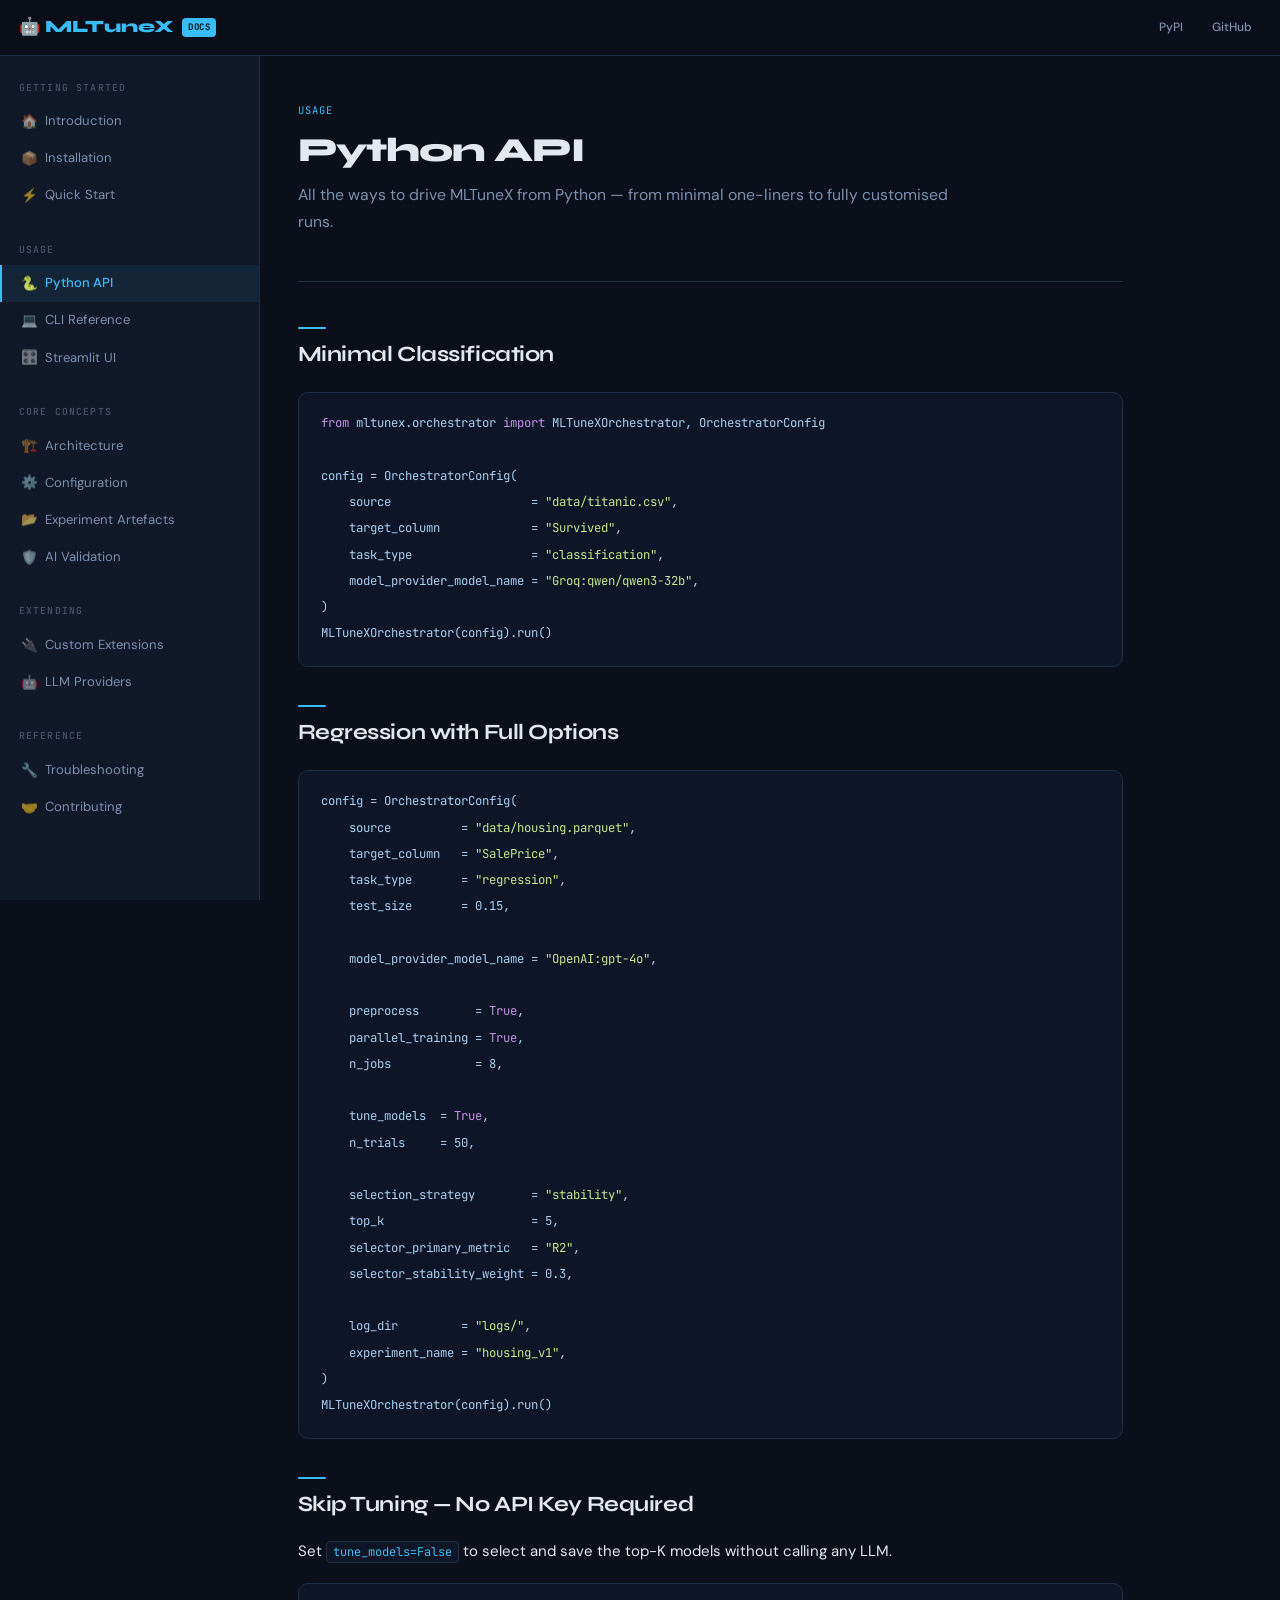
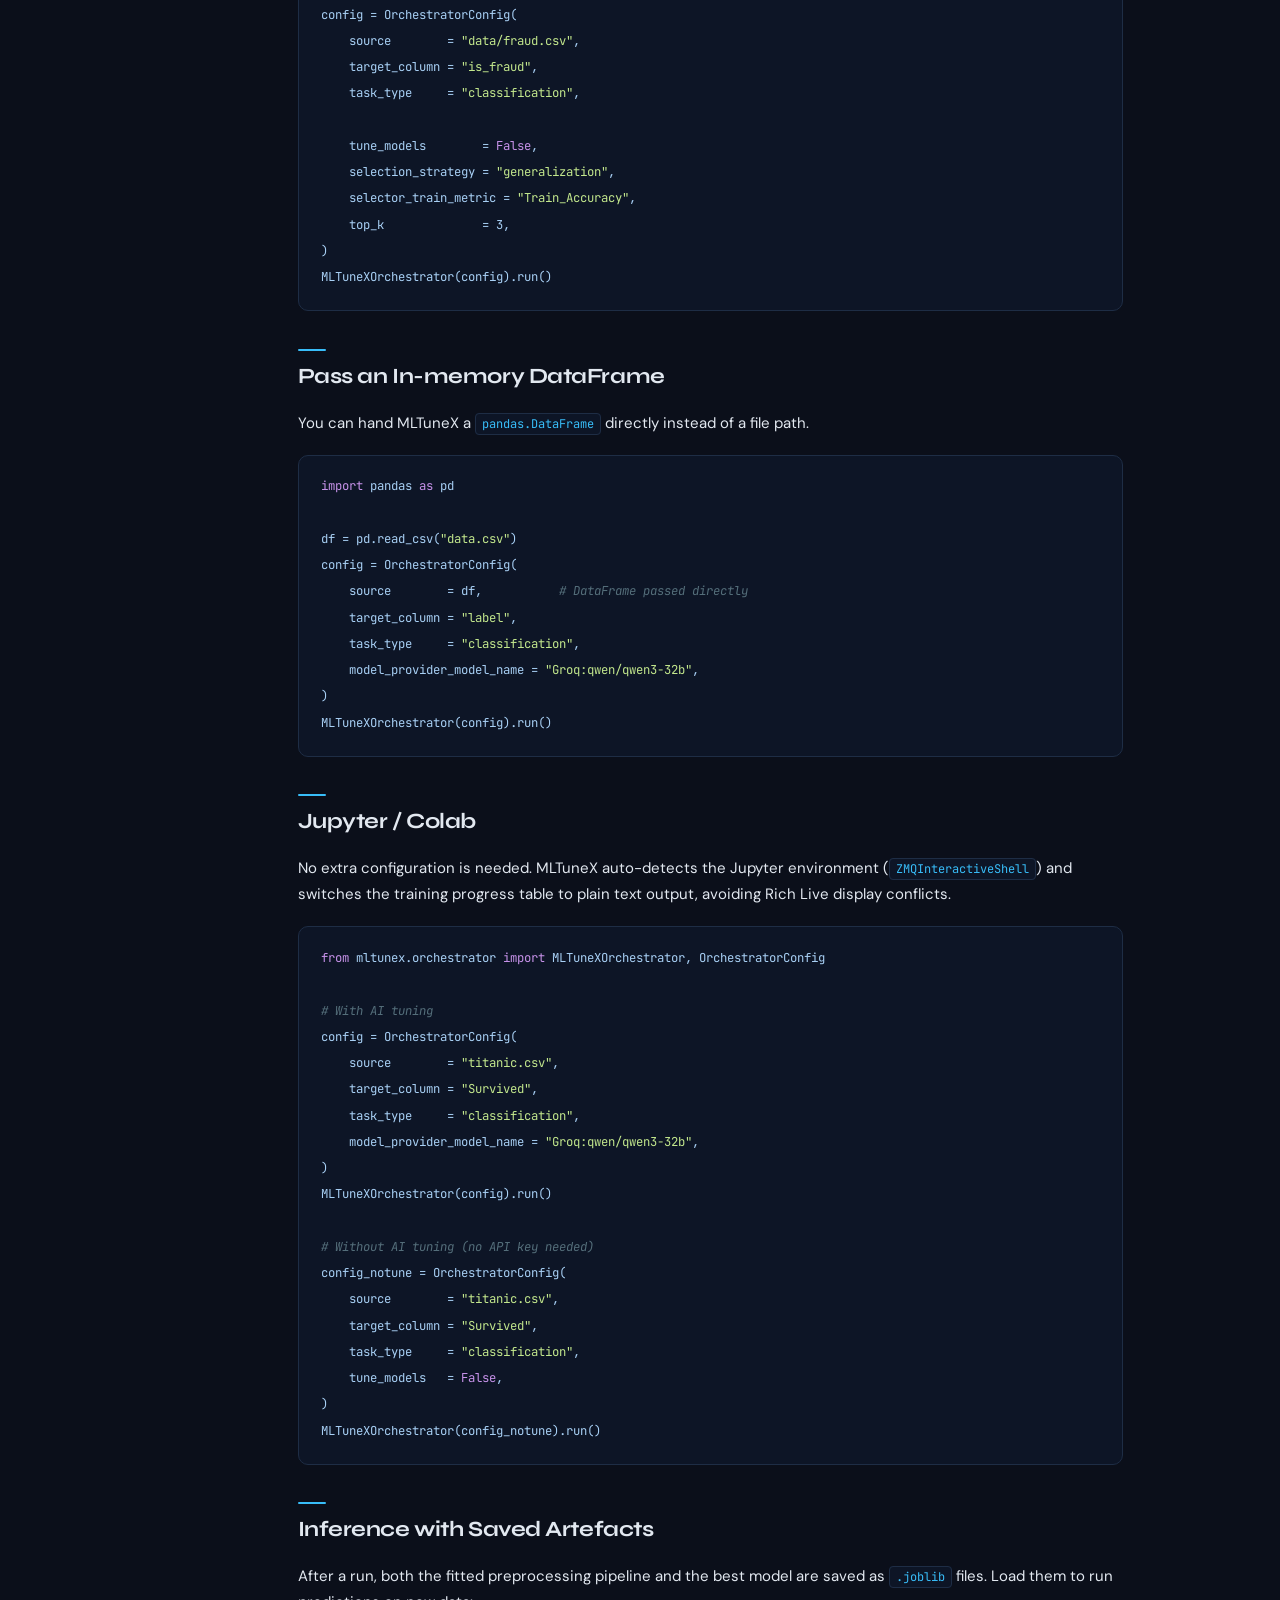
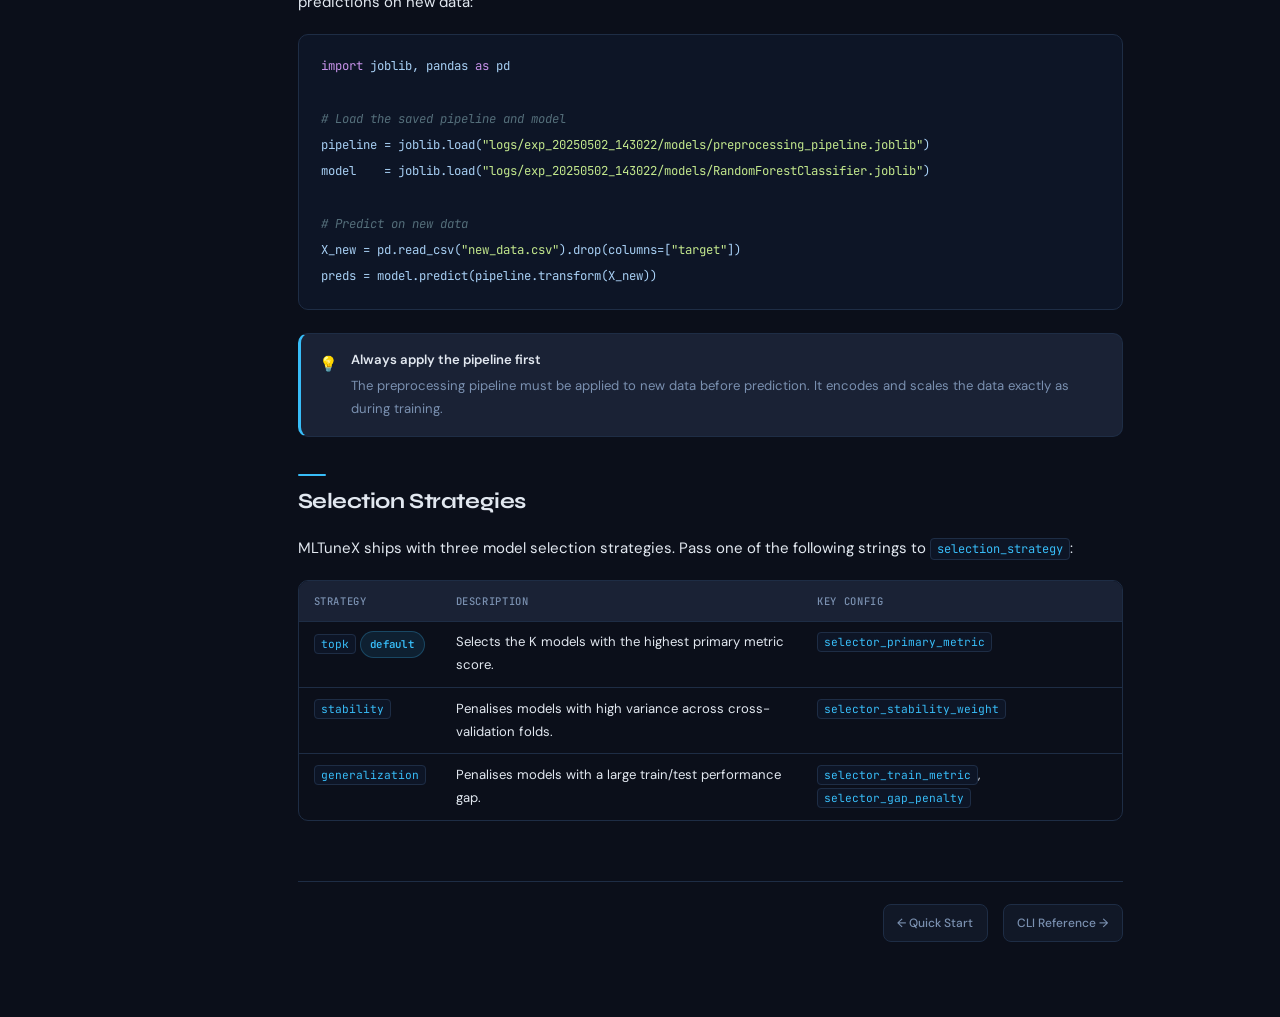
<file: python-api.html>
<!DOCTYPE html>
<html lang="en">
<head>
  <meta charset="UTF-8" />
  <meta name="viewport" content="width=device-width, initial-scale=1.0" />
  <title>Python API — MLTuneX Docs</title>
  <link rel="stylesheet" href="assets/css/style.css" />
</head>
<body>
<header class="top-header">
  <button class="hamburger" aria-label="Menu"><span></span><span></span><span></span></button>
  <a href="index.html" class="logo">🤖 MLTuneX <span class="badge">DOCS</span></a>
  <div class="header-sep"></div>
  <nav class="header-links">
    <a href="https://pypi.org/project/MLTuneX/" target="_blank">PyPI</a>
    <a href="https://github.com/ayuk007/MLTuneX" target="_blank">GitHub</a>
  </nav>
</header>
<aside class="sidebar">
  <div class="nav-section">
    <div class="nav-section-title">Getting Started</div>
    <a href="index.html" class="nav-link"><span class="nav-icon">🏠</span>Introduction</a>
    <a href="installation.html" class="nav-link"><span class="nav-icon">📦</span>Installation</a>
    <a href="quickstart.html" class="nav-link"><span class="nav-icon">⚡</span>Quick Start</a>
  </div>
  <div class="nav-section">
    <div class="nav-section-title">Usage</div>
    <a href="python-api.html" class="nav-link"><span class="nav-icon">🐍</span>Python API</a>
    <a href="cli.html" class="nav-link"><span class="nav-icon">💻</span>CLI Reference</a>
    <a href="streamlit-ui.html" class="nav-link"><span class="nav-icon">🎛️</span>Streamlit UI</a>
  </div>
  <div class="nav-section">
    <div class="nav-section-title">Core Concepts</div>
    <a href="architecture.html" class="nav-link"><span class="nav-icon">🏗️</span>Architecture</a>
    <a href="configuration.html" class="nav-link"><span class="nav-icon">⚙️</span>Configuration</a>
    <a href="artefacts.html" class="nav-link"><span class="nav-icon">📂</span>Experiment Artefacts</a>
    <a href="ai-validation.html" class="nav-link"><span class="nav-icon">🛡️</span>AI Validation</a>
  </div>
  <div class="nav-section">
    <div class="nav-section-title">Extending</div>
    <a href="extending.html" class="nav-link"><span class="nav-icon">🔌</span>Custom Extensions</a>
    <a href="llm-providers.html" class="nav-link"><span class="nav-icon">🤖</span>LLM Providers</a>
  </div>
  <div class="nav-section">
    <div class="nav-section-title">Reference</div>
    <a href="troubleshooting.html" class="nav-link"><span class="nav-icon">🔧</span>Troubleshooting</a>
    <a href="contributing.html" class="nav-link"><span class="nav-icon">🤝</span>Contributing</a>
  </div>
</aside>
<main class="main">
  <div class="page-hero">
    <div class="eyebrow">Usage</div>
    <h1>Python API</h1>
    <p>All the ways to drive MLTuneX from Python — from minimal one-liners to fully customised runs.</p>
  </div>

  <h2>Minimal Classification</h2>
  <pre><code>from mltunex.orchestrator import MLTuneXOrchestrator, OrchestratorConfig

config = OrchestratorConfig(
    source                    = "data/titanic.csv",
    target_column             = "Survived",
    task_type                 = "classification",
    model_provider_model_name = "Groq:qwen/qwen3-32b",
)
MLTuneXOrchestrator(config).run()</code></pre>

  <h2>Regression with Full Options</h2>
  <pre><code>config = OrchestratorConfig(
    source          = "data/housing.parquet",
    target_column   = "SalePrice",
    task_type       = "regression",
    test_size       = 0.15,

    model_provider_model_name = "OpenAI:gpt-4o",

    preprocess        = True,
    parallel_training = True,
    n_jobs            = 8,

    tune_models  = True,
    n_trials     = 50,

    selection_strategy        = "stability",
    top_k                     = 5,
    selector_primary_metric   = "R2",
    selector_stability_weight = 0.3,

    log_dir         = "logs/",
    experiment_name = "housing_v1",
)
MLTuneXOrchestrator(config).run()</code></pre>

  <h2>Skip Tuning — No API Key Required</h2>
  <p>Set <code>tune_models=False</code> to select and save the top-K models without calling any LLM.</p>
  <pre><code>config = OrchestratorConfig(
    source        = "data/fraud.csv",
    target_column = "is_fraud",
    task_type     = "classification",

    tune_models        = False,
    selection_strategy = "generalization",
    selector_train_metric = "Train_Accuracy",
    top_k              = 3,
)
MLTuneXOrchestrator(config).run()</code></pre>

  <h2>Pass an In-memory DataFrame</h2>
  <p>You can hand MLTuneX a <code>pandas.DataFrame</code> directly instead of a file path.</p>
  <pre><code>import pandas as pd

df = pd.read_csv("data.csv")
config = OrchestratorConfig(
    source        = df,           # DataFrame passed directly
    target_column = "label",
    task_type     = "classification",
    model_provider_model_name = "Groq:qwen/qwen3-32b",
)
MLTuneXOrchestrator(config).run()</code></pre>

  <h2>Jupyter / Colab</h2>
  <p>No extra configuration is needed. MLTuneX auto-detects the Jupyter environment (<code>ZMQInteractiveShell</code>) and switches the training progress table to plain text output, avoiding Rich Live display conflicts.</p>
  <pre><code>from mltunex.orchestrator import MLTuneXOrchestrator, OrchestratorConfig

# With AI tuning
config = OrchestratorConfig(
    source        = "titanic.csv",
    target_column = "Survived",
    task_type     = "classification",
    model_provider_model_name = "Groq:qwen/qwen3-32b",
)
MLTuneXOrchestrator(config).run()

# Without AI tuning (no API key needed)
config_notune = OrchestratorConfig(
    source        = "titanic.csv",
    target_column = "Survived",
    task_type     = "classification",
    tune_models   = False,
)
MLTuneXOrchestrator(config_notune).run()</code></pre>

  <h2>Inference with Saved Artefacts</h2>
  <p>After a run, both the fitted preprocessing pipeline and the best model are saved as <code>.joblib</code> files. Load them to run predictions on new data:</p>
  <pre><code>import joblib, pandas as pd

# Load the saved pipeline and model
pipeline = joblib.load("logs/exp_20250502_143022/models/preprocessing_pipeline.joblib")
model    = joblib.load("logs/exp_20250502_143022/models/RandomForestClassifier.joblib")

# Predict on new data
X_new = pd.read_csv("new_data.csv").drop(columns=["target"])
preds = model.predict(pipeline.transform(X_new))</code></pre>

  <div class="callout info">
    <span class="callout-icon">💡</span>
    <div class="callout-body"><strong>Always apply the pipeline first</strong> The preprocessing pipeline must be applied to new data before prediction. It encodes and scales the data exactly as during training.</div>
  </div>

  <h2>Selection Strategies</h2>
  <p>MLTuneX ships with three model selection strategies. Pass one of the following strings to <code>selection_strategy</code>:</p>
  <div class="table-wrap">
    <table>
      <thead><tr><th>Strategy</th><th>Description</th><th>Key Config</th></tr></thead>
      <tbody>
        <tr>
          <td><code>topk</code> <span class="pill">default</span></td>
          <td>Selects the K models with the highest primary metric score.</td>
          <td><code>selector_primary_metric</code></td>
        </tr>
        <tr>
          <td><code>stability</code></td>
          <td>Penalises models with high variance across cross-validation folds.</td>
          <td><code>selector_stability_weight</code></td>
        </tr>
        <tr>
          <td><code>generalization</code></td>
          <td>Penalises models with a large train/test performance gap.</td>
          <td><code>selector_train_metric</code>, <code>selector_gap_penalty</code></td>
        </tr>
      </tbody>
    </table>
  </div>

  <div class="page-footer">
    <span></span>
    <div class="prev-next">
      <a href="quickstart.html" class="nav-btn">← Quick Start</a>
      <a href="cli.html" class="nav-btn">CLI Reference →</a>
    </div>
  </div>
</main>
<script src="assets/js/main.js"></script>
</body>
</html>
</file>
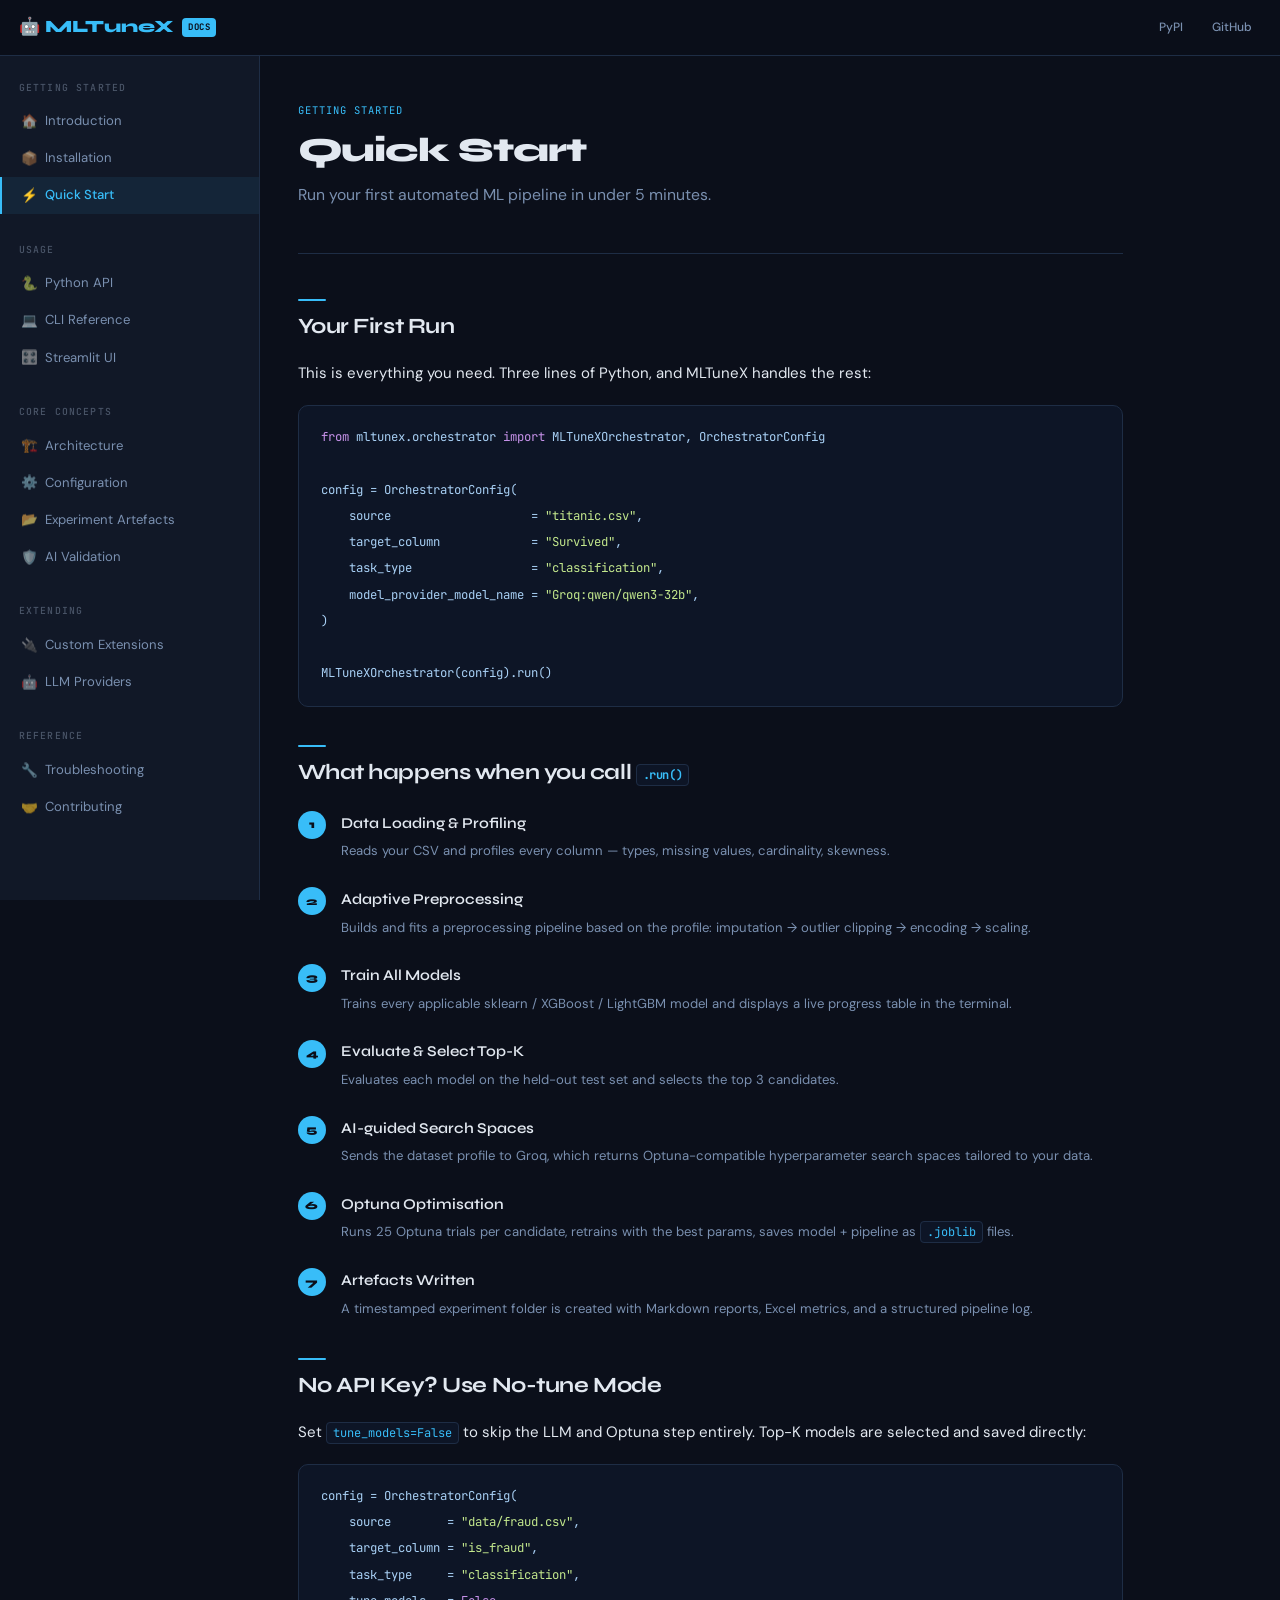
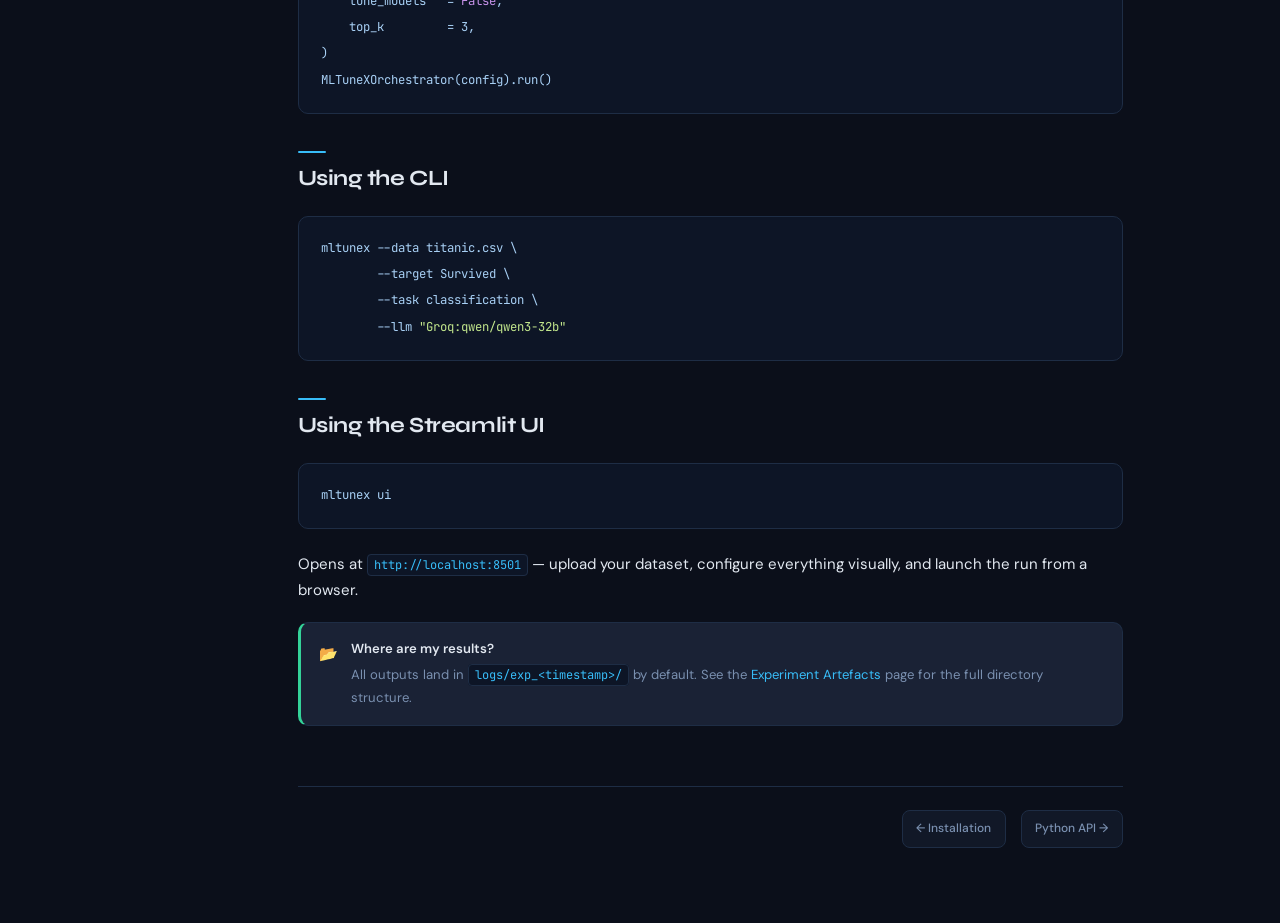
<file: quickstart.html>
<!DOCTYPE html>
<html lang="en">
<head>
  <meta charset="UTF-8" />
  <meta name="viewport" content="width=device-width, initial-scale=1.0" />
  <title>Quick Start — MLTuneX Docs</title>
  <link rel="stylesheet" href="assets/css/style.css" />
</head>
<body>
<header class="top-header">
  <button class="hamburger" aria-label="Menu"><span></span><span></span><span></span></button>
  <a href="index.html" class="logo">🤖 MLTuneX <span class="badge">DOCS</span></a>
  <div class="header-sep"></div>
  <nav class="header-links">
    <a href="https://pypi.org/project/MLTuneX/" target="_blank">PyPI</a>
    <a href="https://github.com/ayuk007/MLTuneX" target="_blank">GitHub</a>
  </nav>
</header>

<aside class="sidebar">
  <div class="nav-section">
    <div class="nav-section-title">Getting Started</div>
    <a href="index.html" class="nav-link"><span class="nav-icon">🏠</span>Introduction</a>
    <a href="installation.html" class="nav-link"><span class="nav-icon">📦</span>Installation</a>
    <a href="quickstart.html" class="nav-link"><span class="nav-icon">⚡</span>Quick Start</a>
  </div>
  <div class="nav-section">
    <div class="nav-section-title">Usage</div>
    <a href="python-api.html" class="nav-link"><span class="nav-icon">🐍</span>Python API</a>
    <a href="cli.html" class="nav-link"><span class="nav-icon">💻</span>CLI Reference</a>
    <a href="streamlit-ui.html" class="nav-link"><span class="nav-icon">🎛️</span>Streamlit UI</a>
  </div>
  <div class="nav-section">
    <div class="nav-section-title">Core Concepts</div>
    <a href="architecture.html" class="nav-link"><span class="nav-icon">🏗️</span>Architecture</a>
    <a href="configuration.html" class="nav-link"><span class="nav-icon">⚙️</span>Configuration</a>
    <a href="artefacts.html" class="nav-link"><span class="nav-icon">📂</span>Experiment Artefacts</a>
    <a href="ai-validation.html" class="nav-link"><span class="nav-icon">🛡️</span>AI Validation</a>
  </div>
  <div class="nav-section">
    <div class="nav-section-title">Extending</div>
    <a href="extending.html" class="nav-link"><span class="nav-icon">🔌</span>Custom Extensions</a>
    <a href="llm-providers.html" class="nav-link"><span class="nav-icon">🤖</span>LLM Providers</a>
  </div>
  <div class="nav-section">
    <div class="nav-section-title">Reference</div>
    <a href="troubleshooting.html" class="nav-link"><span class="nav-icon">🔧</span>Troubleshooting</a>
    <a href="contributing.html" class="nav-link"><span class="nav-icon">🤝</span>Contributing</a>
  </div>
</aside>

<main class="main">
  <div class="page-hero">
    <div class="eyebrow">Getting Started</div>
    <h1>Quick Start</h1>
    <p>Run your first automated ML pipeline in under 5 minutes.</p>
  </div>

  <h2>Your First Run</h2>
  <p>This is everything you need. Three lines of Python, and MLTuneX handles the rest:</p>

  <pre><code>from mltunex.orchestrator import MLTuneXOrchestrator, OrchestratorConfig

config = OrchestratorConfig(
    source                    = "titanic.csv",
    target_column             = "Survived",
    task_type                 = "classification",
    model_provider_model_name = "Groq:qwen/qwen3-32b",
)

MLTuneXOrchestrator(config).run()</code></pre>

  <h2>What happens when you call <code>.run()</code></h2>
  <div class="steps">
    <div class="step">
      <div class="step-num">1</div>
      <div class="step-body"><h4>Data Loading &amp; Profiling</h4><p>Reads your CSV and profiles every column — types, missing values, cardinality, skewness.</p></div>
    </div>
    <div class="step">
      <div class="step-num">2</div>
      <div class="step-body"><h4>Adaptive Preprocessing</h4><p>Builds and fits a preprocessing pipeline based on the profile: imputation → outlier clipping → encoding → scaling.</p></div>
    </div>
    <div class="step">
      <div class="step-num">3</div>
      <div class="step-body"><h4>Train All Models</h4><p>Trains every applicable sklearn / XGBoost / LightGBM model and displays a live progress table in the terminal.</p></div>
    </div>
    <div class="step">
      <div class="step-num">4</div>
      <div class="step-body"><h4>Evaluate &amp; Select Top-K</h4><p>Evaluates each model on the held-out test set and selects the top 3 candidates.</p></div>
    </div>
    <div class="step">
      <div class="step-num">5</div>
      <div class="step-body"><h4>AI-guided Search Spaces</h4><p>Sends the dataset profile to Groq, which returns Optuna-compatible hyperparameter search spaces tailored to your data.</p></div>
    </div>
    <div class="step">
      <div class="step-num">6</div>
      <div class="step-body"><h4>Optuna Optimisation</h4><p>Runs 25 Optuna trials per candidate, retrains with the best params, saves model + pipeline as <code>.joblib</code> files.</p></div>
    </div>
    <div class="step">
      <div class="step-num">7</div>
      <div class="step-body"><h4>Artefacts Written</h4><p>A timestamped experiment folder is created with Markdown reports, Excel metrics, and a structured pipeline log.</p></div>
    </div>
  </div>

  <h2>No API Key? Use No-tune Mode</h2>
  <p>Set <code>tune_models=False</code> to skip the LLM and Optuna step entirely. Top-K models are selected and saved directly:</p>
  <pre><code>config = OrchestratorConfig(
    source        = "data/fraud.csv",
    target_column = "is_fraud",
    task_type     = "classification",
    tune_models   = False,
    top_k         = 3,
)
MLTuneXOrchestrator(config).run()</code></pre>

  <h2>Using the CLI</h2>
  <pre><code>mltunex --data titanic.csv \
        --target Survived \
        --task classification \
        --llm "Groq:qwen/qwen3-32b"</code></pre>

  <h2>Using the Streamlit UI</h2>
  <pre><code>mltunex ui</code></pre>
  <p>Opens at <code>http://localhost:8501</code> — upload your dataset, configure everything visually, and launch the run from a browser.</p>

  <div class="callout">
    <span class="callout-icon">📂</span>
    <div class="callout-body"><strong>Where are my results?</strong> All outputs land in <code>logs/exp_&lt;timestamp&gt;/</code> by default. See the <a href="artefacts.html">Experiment Artefacts</a> page for the full directory structure.</div>
  </div>

  <div class="page-footer">
    <span></span>
    <div class="prev-next">
      <a href="installation.html" class="nav-btn">← Installation</a>
      <a href="python-api.html" class="nav-btn">Python API →</a>
    </div>
  </div>
</main>
<script src="assets/js/main.js"></script>
</body>
</html>
</file>
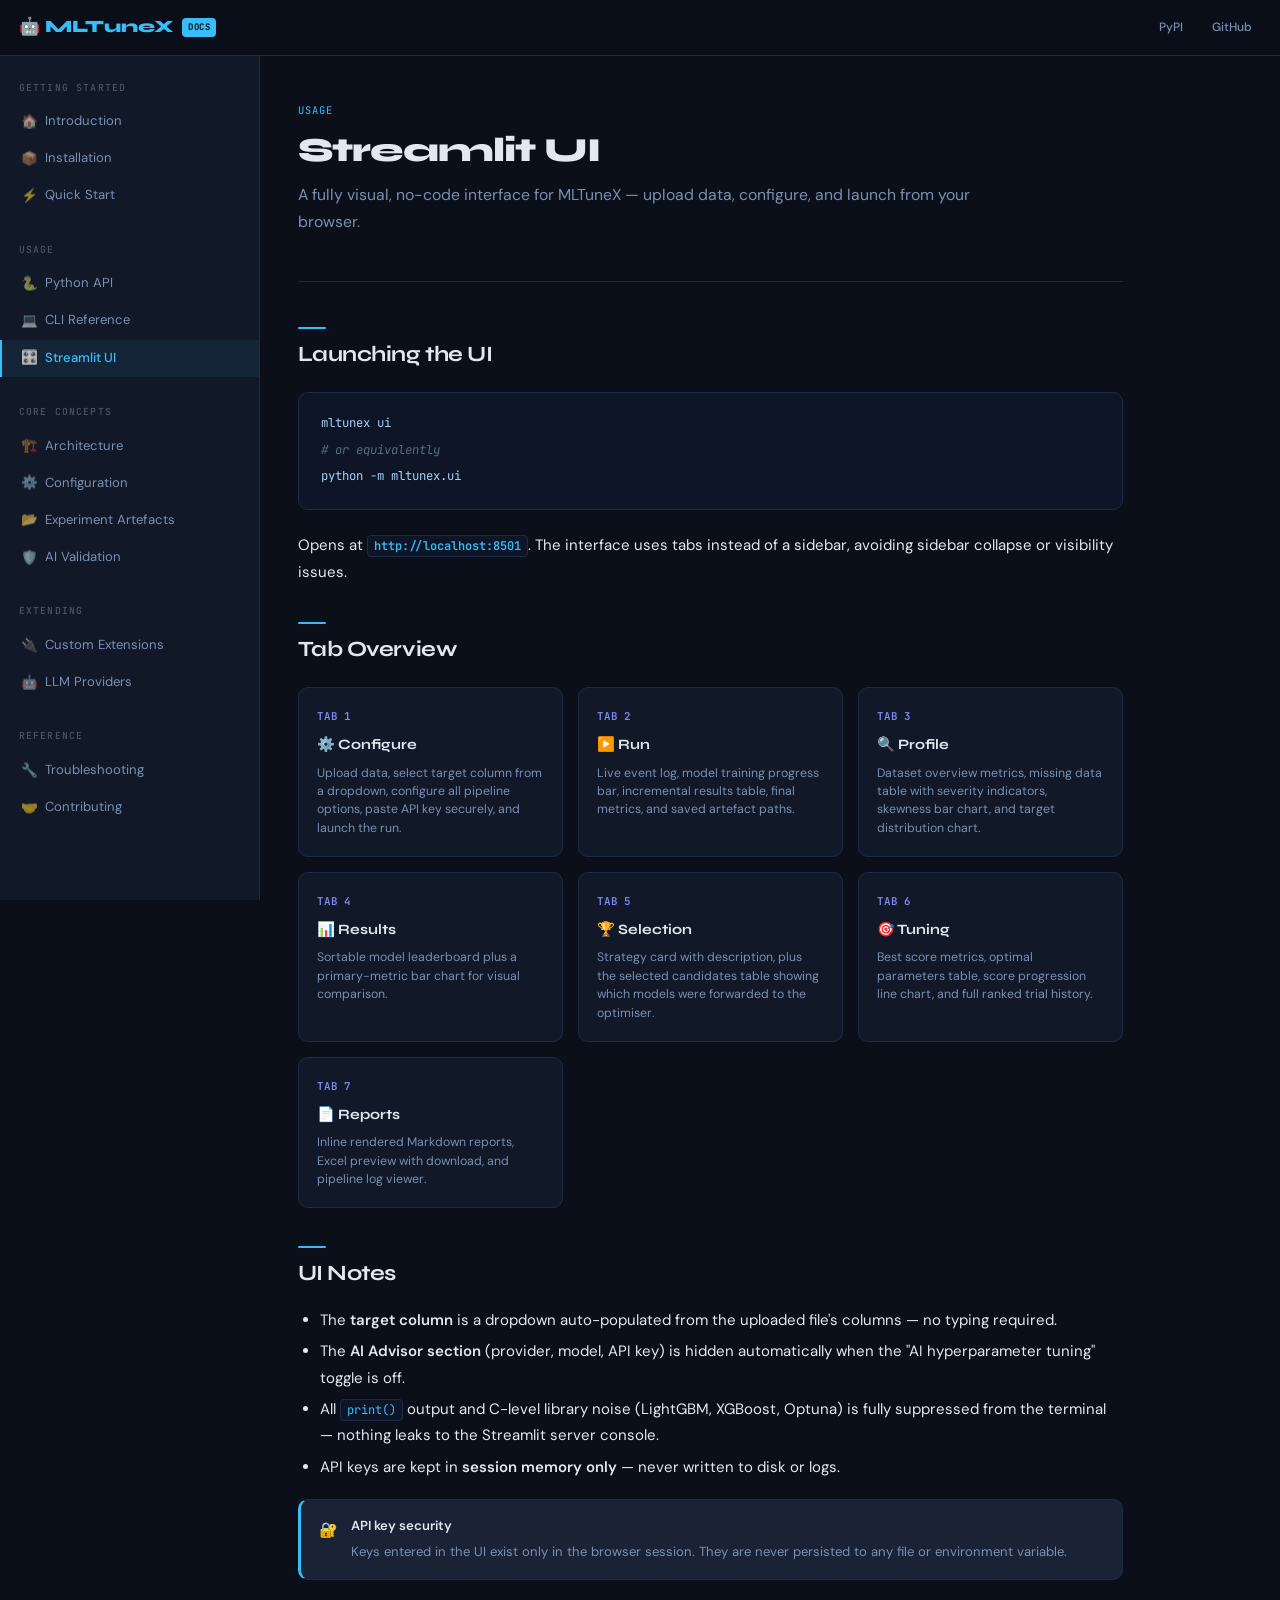
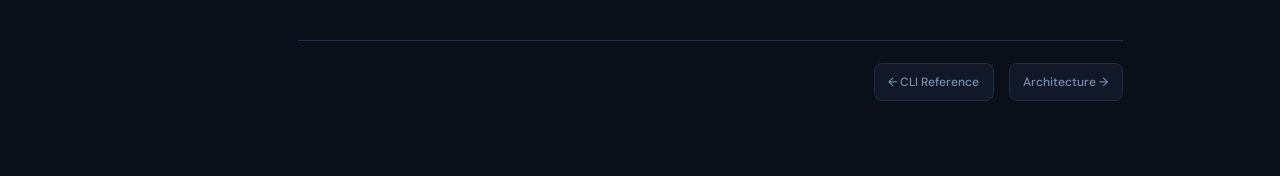
<file: streamlit-ui.html>
<!DOCTYPE html>
<html lang="en">
<head>
  <meta charset="UTF-8" />
  <meta name="viewport" content="width=device-width, initial-scale=1.0" />
  <title>Streamlit UI — MLTuneX Docs</title>
  <link rel="stylesheet" href="assets/css/style.css" />
  <style>
    .tab-grid { display: grid; grid-template-columns: repeat(auto-fill, minmax(240px,1fr)); gap: 1rem; margin: 1.25rem 0 1.75rem; }
    .tab-card {
      background: var(--bg2); border: 1px solid var(--border);
      border-radius: var(--radius); padding: 1.25rem;
      transition: border-color .2s;
    }
    .tab-card:hover { border-color: var(--accent2); }
    .tab-card .tab-label {
      font-family: 'JetBrains Mono', monospace;
      font-size: .72rem; font-weight: 600;
      color: var(--accent2); text-transform: uppercase;
      letter-spacing: .06em; margin-bottom: .5rem;
    }
    .tab-card h4 { font-family: 'Syne', sans-serif; font-size: .95rem; font-weight: 700; color: var(--text); margin-bottom: .35rem; }
    .tab-card p { font-size: .82rem; color: var(--text-muted); margin: 0; line-height: 1.5; }
  </style>
</head>
<body>
<header class="top-header">
  <button class="hamburger" aria-label="Menu"><span></span><span></span><span></span></button>
  <a href="index.html" class="logo">🤖 MLTuneX <span class="badge">DOCS</span></a>
  <div class="header-sep"></div>
  <nav class="header-links">
    <a href="https://pypi.org/project/MLTuneX/" target="_blank">PyPI</a>
    <a href="https://github.com/ayuk007/MLTuneX" target="_blank">GitHub</a>
  </nav>
</header>
<aside class="sidebar">
  <div class="nav-section">
    <div class="nav-section-title">Getting Started</div>
    <a href="index.html" class="nav-link"><span class="nav-icon">🏠</span>Introduction</a>
    <a href="installation.html" class="nav-link"><span class="nav-icon">📦</span>Installation</a>
    <a href="quickstart.html" class="nav-link"><span class="nav-icon">⚡</span>Quick Start</a>
  </div>
  <div class="nav-section">
    <div class="nav-section-title">Usage</div>
    <a href="python-api.html" class="nav-link"><span class="nav-icon">🐍</span>Python API</a>
    <a href="cli.html" class="nav-link"><span class="nav-icon">💻</span>CLI Reference</a>
    <a href="streamlit-ui.html" class="nav-link"><span class="nav-icon">🎛️</span>Streamlit UI</a>
  </div>
  <div class="nav-section">
    <div class="nav-section-title">Core Concepts</div>
    <a href="architecture.html" class="nav-link"><span class="nav-icon">🏗️</span>Architecture</a>
    <a href="configuration.html" class="nav-link"><span class="nav-icon">⚙️</span>Configuration</a>
    <a href="artefacts.html" class="nav-link"><span class="nav-icon">📂</span>Experiment Artefacts</a>
    <a href="ai-validation.html" class="nav-link"><span class="nav-icon">🛡️</span>AI Validation</a>
  </div>
  <div class="nav-section">
    <div class="nav-section-title">Extending</div>
    <a href="extending.html" class="nav-link"><span class="nav-icon">🔌</span>Custom Extensions</a>
    <a href="llm-providers.html" class="nav-link"><span class="nav-icon">🤖</span>LLM Providers</a>
  </div>
  <div class="nav-section">
    <div class="nav-section-title">Reference</div>
    <a href="troubleshooting.html" class="nav-link"><span class="nav-icon">🔧</span>Troubleshooting</a>
    <a href="contributing.html" class="nav-link"><span class="nav-icon">🤝</span>Contributing</a>
  </div>
</aside>
<main class="main">
  <div class="page-hero">
    <div class="eyebrow">Usage</div>
    <h1>Streamlit UI</h1>
    <p>A fully visual, no-code interface for MLTuneX — upload data, configure, and launch from your browser.</p>
  </div>

  <h2>Launching the UI</h2>
  <pre><code>mltunex ui
# or equivalently
python -m mltunex.ui</code></pre>

  <p>Opens at <strong><code>http://localhost:8501</code></strong>. The interface uses tabs instead of a sidebar, avoiding sidebar collapse or visibility issues.</p>

  <h2>Tab Overview</h2>
  <div class="tab-grid">
    <div class="tab-card">
      <div class="tab-label">Tab 1</div>
      <h4>⚙️ Configure</h4>
      <p>Upload data, select target column from a dropdown, configure all pipeline options, paste API key securely, and launch the run.</p>
    </div>
    <div class="tab-card">
      <div class="tab-label">Tab 2</div>
      <h4>▶️ Run</h4>
      <p>Live event log, model training progress bar, incremental results table, final metrics, and saved artefact paths.</p>
    </div>
    <div class="tab-card">
      <div class="tab-label">Tab 3</div>
      <h4>🔍 Profile</h4>
      <p>Dataset overview metrics, missing data table with severity indicators, skewness bar chart, and target distribution chart.</p>
    </div>
    <div class="tab-card">
      <div class="tab-label">Tab 4</div>
      <h4>📊 Results</h4>
      <p>Sortable model leaderboard plus a primary-metric bar chart for visual comparison.</p>
    </div>
    <div class="tab-card">
      <div class="tab-label">Tab 5</div>
      <h4>🏆 Selection</h4>
      <p>Strategy card with description, plus the selected candidates table showing which models were forwarded to the optimiser.</p>
    </div>
    <div class="tab-card">
      <div class="tab-label">Tab 6</div>
      <h4>🎯 Tuning</h4>
      <p>Best score metrics, optimal parameters table, score progression line chart, and full ranked trial history.</p>
    </div>
    <div class="tab-card">
      <div class="tab-label">Tab 7</div>
      <h4>📄 Reports</h4>
      <p>Inline rendered Markdown reports, Excel preview with download, and pipeline log viewer.</p>
    </div>
  </div>

  <h2>UI Notes</h2>
  <ul>
    <li>The <strong>target column</strong> is a dropdown auto-populated from the uploaded file's columns — no typing required.</li>
    <li>The <strong>AI Advisor section</strong> (provider, model, API key) is hidden automatically when the "AI hyperparameter tuning" toggle is off.</li>
    <li>All <code>print()</code> output and C-level library noise (LightGBM, XGBoost, Optuna) is fully suppressed from the terminal — nothing leaks to the Streamlit server console.</li>
    <li>API keys are kept in <strong>session memory only</strong> — never written to disk or logs.</li>
  </ul>

  <div class="callout info">
    <span class="callout-icon">🔐</span>
    <div class="callout-body"><strong>API key security</strong> Keys entered in the UI exist only in the browser session. They are never persisted to any file or environment variable.</div>
  </div>

  <div class="page-footer">
    <span></span>
    <div class="prev-next">
      <a href="cli.html" class="nav-btn">← CLI Reference</a>
      <a href="architecture.html" class="nav-btn">Architecture →</a>
    </div>
  </div>
</main>
<script src="assets/js/main.js"></script>
</body>
</html>
</file>
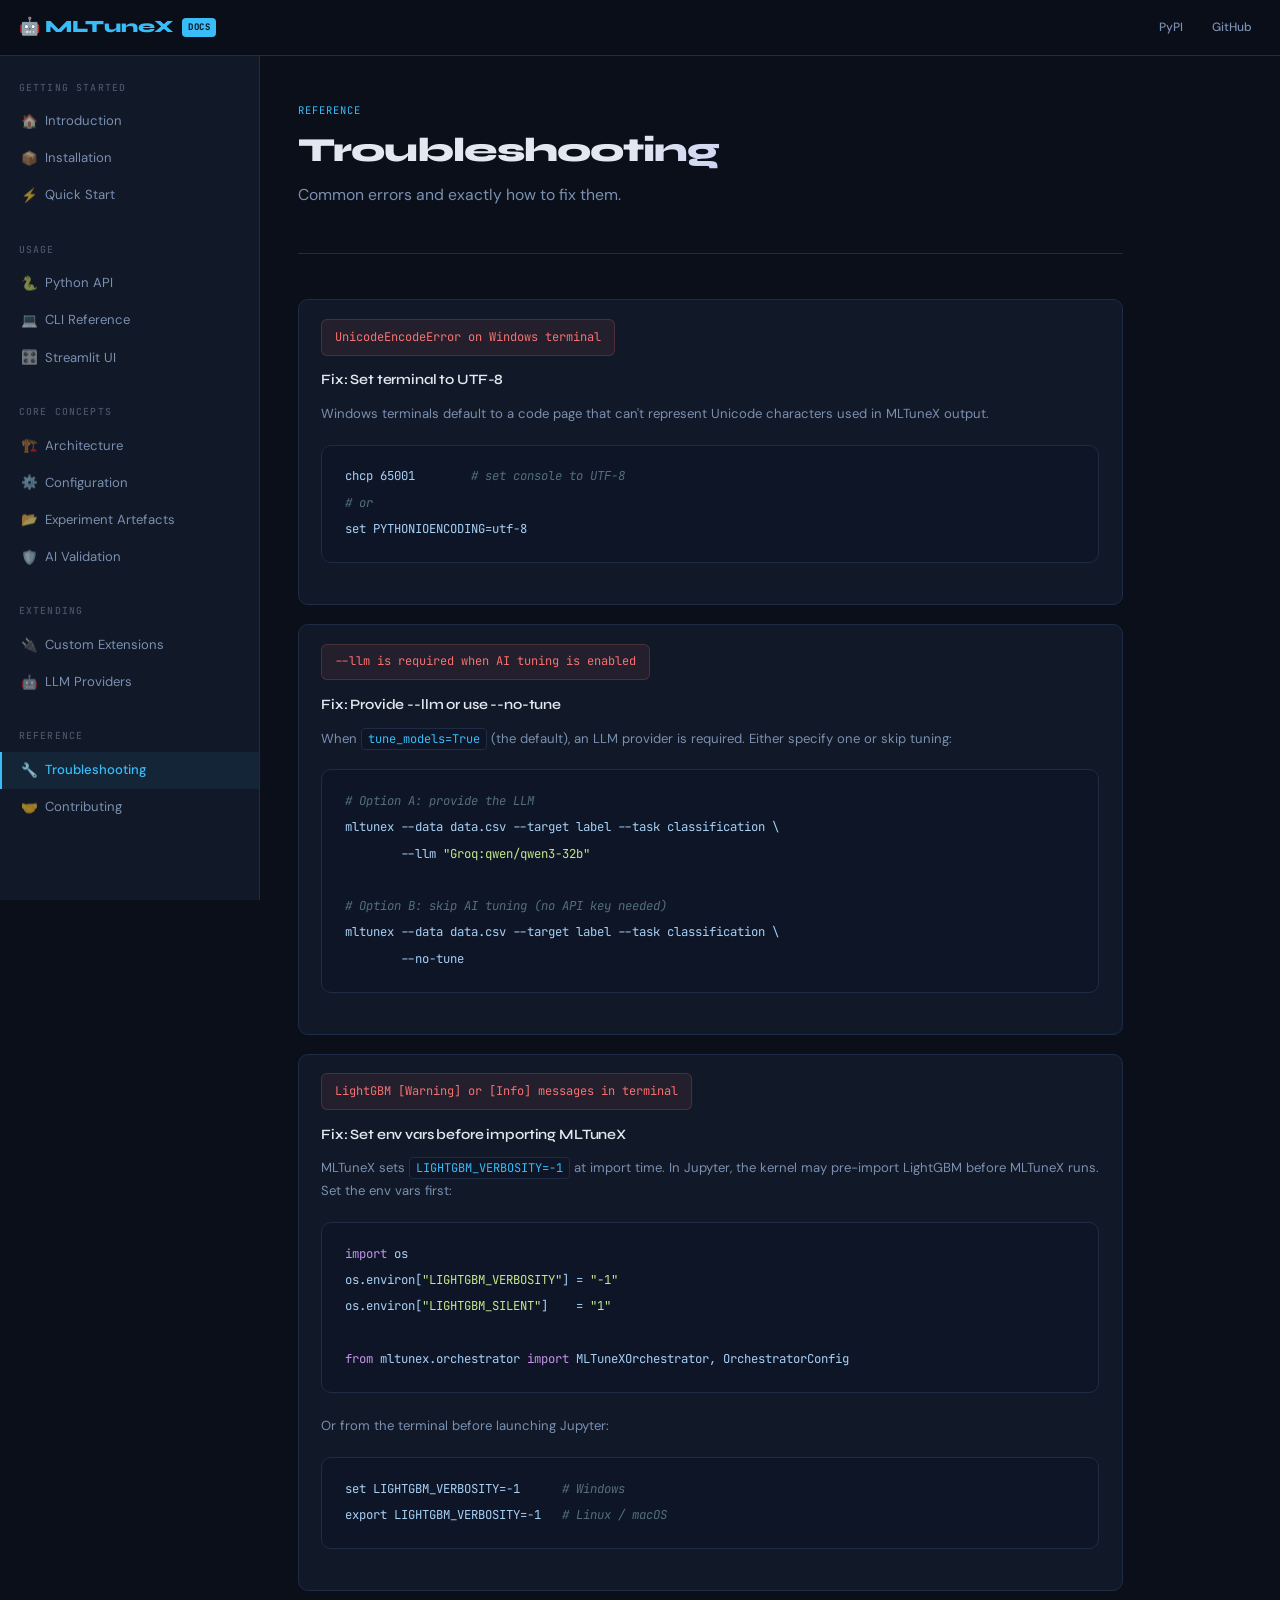
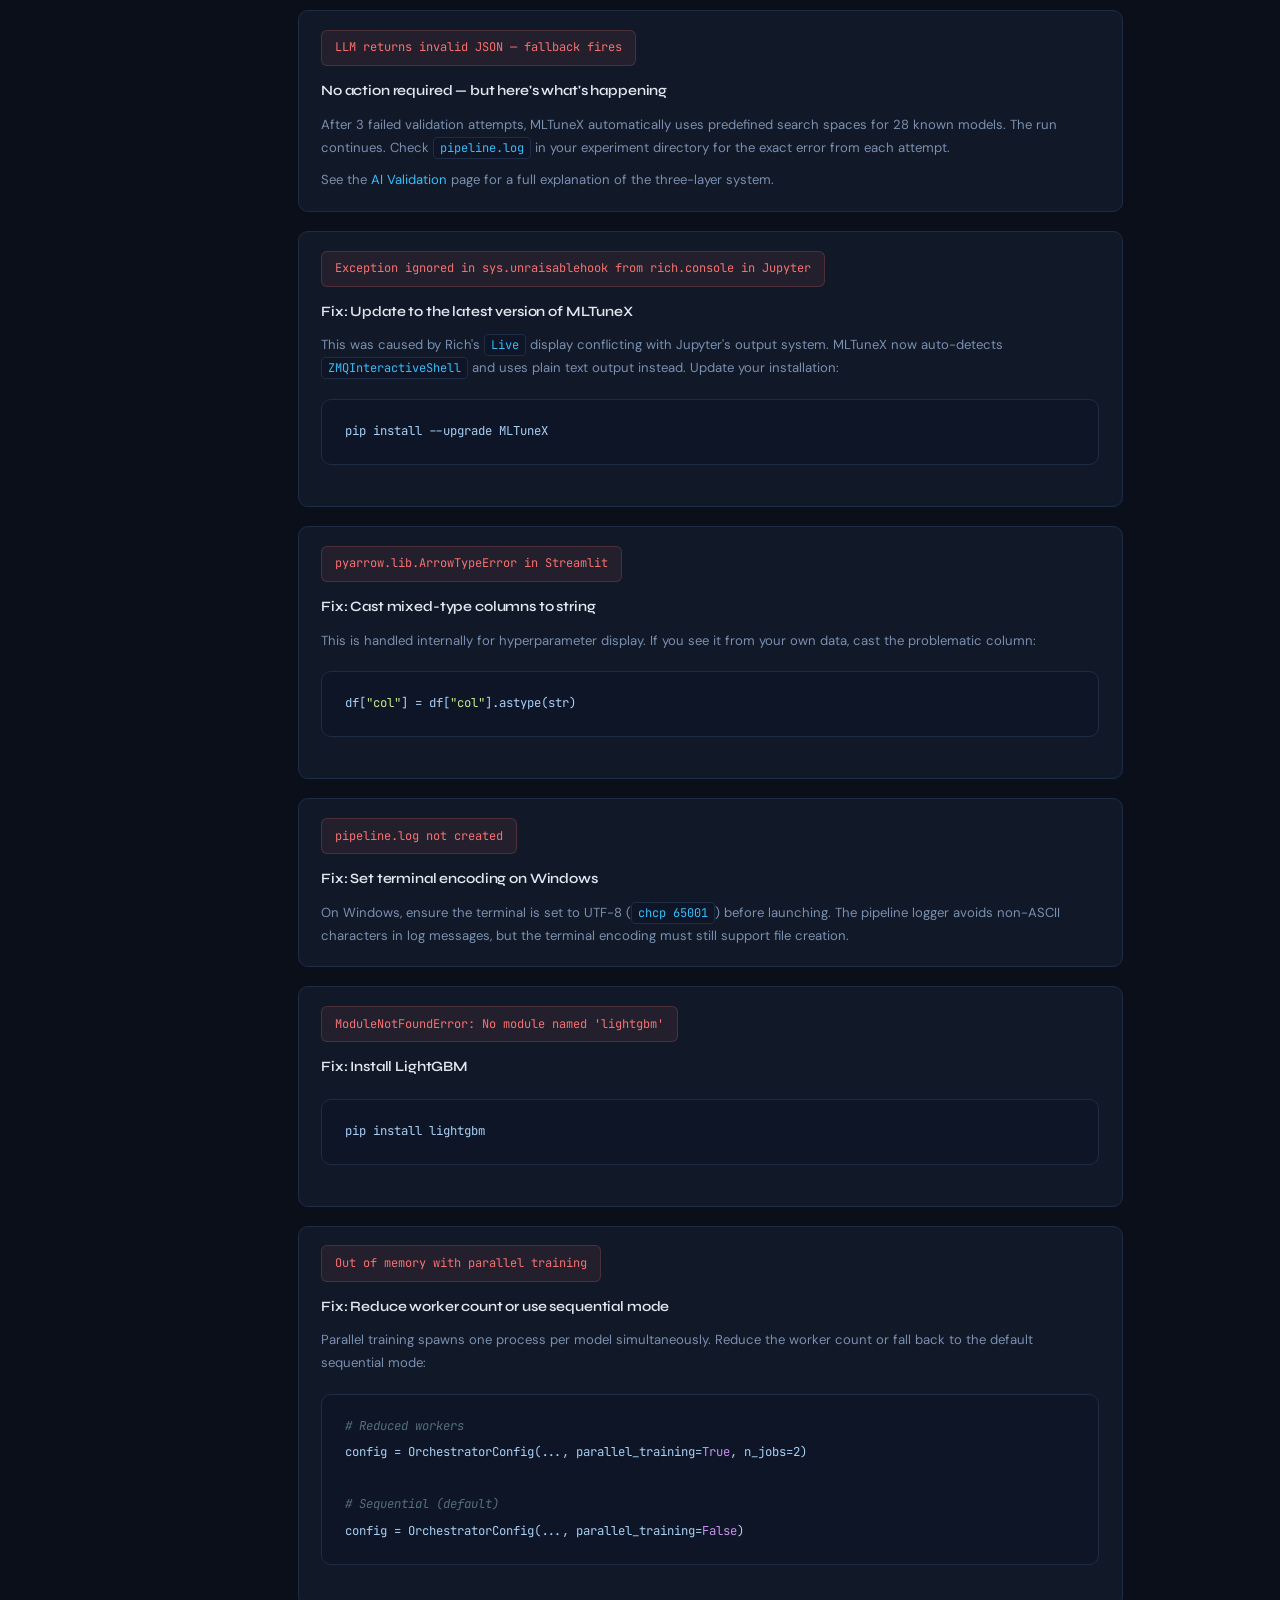
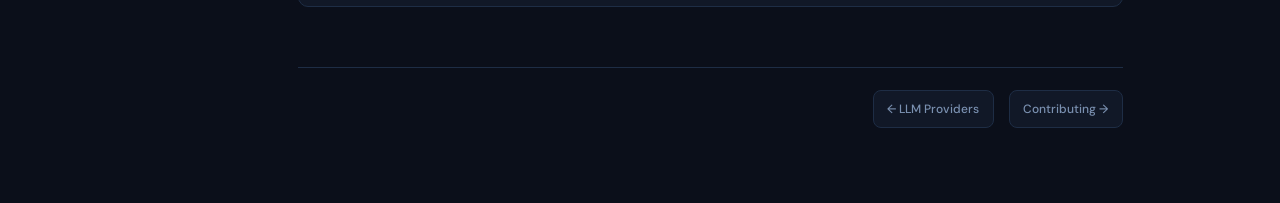
<file: troubleshooting.html>
<!DOCTYPE html>
<html lang="en">
<head>
  <meta charset="UTF-8" />
  <meta name="viewport" content="width=device-width, initial-scale=1.0" />
  <title>Troubleshooting — MLTuneX Docs</title>
  <link rel="stylesheet" href="assets/css/style.css" />
  <style>
    .issue {
      background: var(--bg2); border: 1px solid var(--border);
      border-radius: var(--radius); padding: 1.25rem 1.5rem;
      margin-bottom: 1.25rem; transition: border-color .15s;
    }
    .issue:hover { border-color: var(--border); }
    .issue .err {
      font-family: 'JetBrains Mono', monospace;
      font-size: .8rem; color: #f87171;
      background: rgba(248,113,113,.08);
      border: 1px solid rgba(248,113,113,.2);
      border-radius: 6px; padding: .45rem .85rem;
      margin-bottom: .85rem; display: inline-block;
    }
    .issue h3 { font-family: 'Syne', sans-serif; font-weight: 600; font-size: .95rem; color: var(--text); margin: 0 0 .65rem; }
    .issue h3::before { display: none; }
    .issue p { font-size: .875rem; color: var(--text-muted); margin: 0 0 .65rem; }
    .issue p:last-child { margin: 0; }
  </style>
</head>
<body>
<header class="top-header">
  <button class="hamburger" aria-label="Menu"><span></span><span></span><span></span></button>
  <a href="index.html" class="logo">🤖 MLTuneX <span class="badge">DOCS</span></a>
  <div class="header-sep"></div>
  <nav class="header-links">
    <a href="https://pypi.org/project/MLTuneX/" target="_blank">PyPI</a>
    <a href="https://github.com/ayuk007/MLTuneX" target="_blank">GitHub</a>
  </nav>
</header>
<aside class="sidebar">
  <div class="nav-section">
    <div class="nav-section-title">Getting Started</div>
    <a href="index.html" class="nav-link"><span class="nav-icon">🏠</span>Introduction</a>
    <a href="installation.html" class="nav-link"><span class="nav-icon">📦</span>Installation</a>
    <a href="quickstart.html" class="nav-link"><span class="nav-icon">⚡</span>Quick Start</a>
  </div>
  <div class="nav-section">
    <div class="nav-section-title">Usage</div>
    <a href="python-api.html" class="nav-link"><span class="nav-icon">🐍</span>Python API</a>
    <a href="cli.html" class="nav-link"><span class="nav-icon">💻</span>CLI Reference</a>
    <a href="streamlit-ui.html" class="nav-link"><span class="nav-icon">🎛️</span>Streamlit UI</a>
  </div>
  <div class="nav-section">
    <div class="nav-section-title">Core Concepts</div>
    <a href="architecture.html" class="nav-link"><span class="nav-icon">🏗️</span>Architecture</a>
    <a href="configuration.html" class="nav-link"><span class="nav-icon">⚙️</span>Configuration</a>
    <a href="artefacts.html" class="nav-link"><span class="nav-icon">📂</span>Experiment Artefacts</a>
    <a href="ai-validation.html" class="nav-link"><span class="nav-icon">🛡️</span>AI Validation</a>
  </div>
  <div class="nav-section">
    <div class="nav-section-title">Extending</div>
    <a href="extending.html" class="nav-link"><span class="nav-icon">🔌</span>Custom Extensions</a>
    <a href="llm-providers.html" class="nav-link"><span class="nav-icon">🤖</span>LLM Providers</a>
  </div>
  <div class="nav-section">
    <div class="nav-section-title">Reference</div>
    <a href="troubleshooting.html" class="nav-link"><span class="nav-icon">🔧</span>Troubleshooting</a>
    <a href="contributing.html" class="nav-link"><span class="nav-icon">🤝</span>Contributing</a>
  </div>
</aside>
<main class="main">
  <div class="page-hero">
    <div class="eyebrow">Reference</div>
    <h1>Troubleshooting</h1>
    <p>Common errors and exactly how to fix them.</p>
  </div>

  <div class="issue">
    <div class="err">UnicodeEncodeError on Windows terminal</div>
    <h3>Fix: Set terminal to UTF-8</h3>
    <p>Windows terminals default to a code page that can't represent Unicode characters used in MLTuneX output.</p>
    <pre><code>chcp 65001        # set console to UTF-8
# or
set PYTHONIOENCODING=utf-8</code></pre>
  </div>

  <div class="issue">
    <div class="err">--llm is required when AI tuning is enabled</div>
    <h3>Fix: Provide --llm or use --no-tune</h3>
    <p>When <code>tune_models=True</code> (the default), an LLM provider is required. Either specify one or skip tuning:</p>
    <pre><code># Option A: provide the LLM
mltunex --data data.csv --target label --task classification \
        --llm "Groq:qwen/qwen3-32b"

# Option B: skip AI tuning (no API key needed)
mltunex --data data.csv --target label --task classification \
        --no-tune</code></pre>
  </div>

  <div class="issue">
    <div class="err">LightGBM [Warning] or [Info] messages in terminal</div>
    <h3>Fix: Set env vars before importing MLTuneX</h3>
    <p>MLTuneX sets <code>LIGHTGBM_VERBOSITY=-1</code> at import time. In Jupyter, the kernel may pre-import LightGBM before MLTuneX runs. Set the env vars first:</p>
    <pre><code>import os
os.environ["LIGHTGBM_VERBOSITY"] = "-1"
os.environ["LIGHTGBM_SILENT"]    = "1"

from mltunex.orchestrator import MLTuneXOrchestrator, OrchestratorConfig</code></pre>
    <p>Or from the terminal before launching Jupyter:</p>
    <pre><code>set LIGHTGBM_VERBOSITY=-1      # Windows
export LIGHTGBM_VERBOSITY=-1   # Linux / macOS</code></pre>
  </div>

  <div class="issue">
    <div class="err">LLM returns invalid JSON — fallback fires</div>
    <h3>No action required — but here's what's happening</h3>
    <p>After 3 failed validation attempts, MLTuneX automatically uses predefined search spaces for 28 known models. The run continues. Check <code>pipeline.log</code> in your experiment directory for the exact error from each attempt.</p>
    <p>See the <a href="ai-validation.html">AI Validation</a> page for a full explanation of the three-layer system.</p>
  </div>

  <div class="issue">
    <div class="err">Exception ignored in sys.unraisablehook from rich.console in Jupyter</div>
    <h3>Fix: Update to the latest version of MLTuneX</h3>
    <p>This was caused by Rich's <code>Live</code> display conflicting with Jupyter's output system. MLTuneX now auto-detects <code>ZMQInteractiveShell</code> and uses plain text output instead. Update your installation:</p>
    <pre><code>pip install --upgrade MLTuneX</code></pre>
  </div>

  <div class="issue">
    <div class="err">pyarrow.lib.ArrowTypeError in Streamlit</div>
    <h3>Fix: Cast mixed-type columns to string</h3>
    <p>This is handled internally for hyperparameter display. If you see it from your own data, cast the problematic column:</p>
    <pre><code>df["col"] = df["col"].astype(str)</code></pre>
  </div>

  <div class="issue">
    <div class="err">pipeline.log not created</div>
    <h3>Fix: Set terminal encoding on Windows</h3>
    <p>On Windows, ensure the terminal is set to UTF-8 (<code>chcp 65001</code>) before launching. The pipeline logger avoids non-ASCII characters in log messages, but the terminal encoding must still support file creation.</p>
  </div>

  <div class="issue">
    <div class="err">ModuleNotFoundError: No module named 'lightgbm'</div>
    <h3>Fix: Install LightGBM</h3>
    <pre><code>pip install lightgbm</code></pre>
  </div>

  <div class="issue">
    <div class="err">Out of memory with parallel training</div>
    <h3>Fix: Reduce worker count or use sequential mode</h3>
    <p>Parallel training spawns one process per model simultaneously. Reduce the worker count or fall back to the default sequential mode:</p>
    <pre><code># Reduced workers
config = OrchestratorConfig(..., parallel_training=True, n_jobs=2)

# Sequential (default)
config = OrchestratorConfig(..., parallel_training=False)</code></pre>
  </div>

  <div class="page-footer">
    <span></span>
    <div class="prev-next">
      <a href="llm-providers.html" class="nav-btn">← LLM Providers</a>
      <a href="contributing.html" class="nav-btn">Contributing →</a>
    </div>
  </div>
</main>
<script src="assets/js/main.js"></script>
</body>
</html>
</file>
<file: assets/css/style.css>
@import url('https://fonts.googleapis.com/css2?family=Syne:wght@400;500;600;700;800&family=JetBrains+Mono:wght@300;400;500&family=DM+Sans:ital,opsz,wght@0,9..40,300;0,9..40,400;0,9..40,500;0,9..40,600;1,9..40,300&display=swap');

/* ─── Design Tokens ─────────────────────────────────────────── */
:root {
  --bg:          #0b0f1a;
  --bg2:         #111827;
  --bg3:         #1a2235;
  --border:      #1e2d45;
  --accent:      #38bdf8;
  --accent2:     #818cf8;
  --accent3:     #34d399;
  --text:        #e2e8f0;
  --text-muted:  #7a90b0;
  --text-dim:    #4a5568;
  --code-bg:     #0d1526;
  --nav-w:       260px;
  --header-h:    56px;
  --radius:      10px;
  --shadow:      0 4px 32px rgba(0,0,0,.45);
}

/* ─── Reset ──────────────────────────────────────────────────── */
*, *::before, *::after { box-sizing: border-box; margin: 0; padding: 0; }
html { scroll-behavior: smooth; font-size: 15px; }
body {
  font-family: 'DM Sans', sans-serif;
  background: var(--bg);
  color: var(--text);
  line-height: 1.75;
  min-height: 100vh;
}

/* ─── Layout ─────────────────────────────────────────────────── */
.layout { display: flex; min-height: 100vh; }

/* ─── Top Header ─────────────────────────────────────────────── */
.top-header {
  position: fixed; top: 0; left: 0; right: 0; height: var(--header-h);
  background: rgba(11,15,26,.92);
  backdrop-filter: blur(14px);
  border-bottom: 1px solid var(--border);
  display: flex; align-items: center;
  padding: 0 1.25rem;
  z-index: 100;
  gap: 1rem;
}
.top-header .logo {
  font-family: 'Syne', sans-serif;
  font-weight: 800;
  font-size: 1.15rem;
  color: var(--accent);
  text-decoration: none;
  display: flex; align-items: center; gap: .55rem;
  letter-spacing: -.01em;
}
.top-header .logo .badge {
  font-size: .6rem; font-weight: 700; font-family: 'JetBrains Mono', monospace;
  background: var(--accent); color: var(--bg);
  padding: 2px 6px; border-radius: 4px; letter-spacing: .04em;
}
.header-sep { flex: 1; }
.header-links { display: flex; gap: .75rem; align-items: center; }
.header-links a {
  font-size: .8rem; font-weight: 500; color: var(--text-muted);
  text-decoration: none; padding: .3rem .6rem; border-radius: 6px;
  transition: color .15s, background .15s;
}
.header-links a:hover { color: var(--text); background: var(--bg3); }
.hamburger {
  display: none; flex-direction: column; gap: 4px; cursor: pointer;
  background: none; border: none; padding: 4px;
}
.hamburger span { width: 20px; height: 2px; background: var(--text-muted); border-radius: 2px; transition: .2s; }

/* ─── Sidebar Nav ─────────────────────────────────────────────── */
.sidebar {
  position: fixed; top: var(--header-h); left: 0;
  width: var(--nav-w); height: calc(100vh - var(--header-h));
  overflow-y: auto; overflow-x: hidden;
  background: var(--bg2);
  border-right: 1px solid var(--border);
  padding: 1.5rem 0 3rem;
  z-index: 90;
  transition: transform .25s ease;
}
.sidebar::-webkit-scrollbar { width: 4px; }
.sidebar::-webkit-scrollbar-track { background: transparent; }
.sidebar::-webkit-scrollbar-thumb { background: var(--border); border-radius: 2px; }

.nav-section { margin-bottom: 1.75rem; }
.nav-section-title {
  font-family: 'JetBrains Mono', monospace;
  font-size: .65rem; font-weight: 500;
  color: var(--text-dim); letter-spacing: .12em; text-transform: uppercase;
  padding: 0 1.25rem .5rem;
}
.nav-link {
  display: flex; align-items: center; gap: .55rem;
  padding: .45rem 1.25rem;
  color: var(--text-muted); text-decoration: none;
  font-size: .875rem; font-weight: 400;
  border-left: 2px solid transparent;
  transition: color .15s, border-color .15s, background .15s;
  position: relative;
}
.nav-link:hover { color: var(--text); background: rgba(56,189,248,.06); }
.nav-link.active {
  color: var(--accent); border-left-color: var(--accent);
  background: rgba(56,189,248,.08); font-weight: 500;
}
.nav-link .nav-icon { opacity: .6; font-size: .9rem; width: 16px; text-align: center; }
.nav-link.active .nav-icon { opacity: 1; }

/* ─── Main Content ───────────────────────────────────────────── */
.main {
  margin-left: var(--nav-w);
  margin-top: var(--header-h);
  padding: 3rem 2.5rem 5rem;
  max-width: 900px;
  min-height: calc(100vh - var(--header-h));
  flex: 1;
}

/* ─── Page Hero ──────────────────────────────────────────────── */
.page-hero {
  margin-bottom: 3rem;
  padding-bottom: 2rem;
  border-bottom: 1px solid var(--border);
}
.page-hero .eyebrow {
  font-family: 'JetBrains Mono', monospace;
  font-size: .7rem; color: var(--accent); letter-spacing: .1em;
  text-transform: uppercase; margin-bottom: .75rem;
}
.page-hero h1 {
  font-family: 'Syne', sans-serif;
  font-size: 2.25rem; font-weight: 800;
  line-height: 1.15; letter-spacing: -.03em;
  background: linear-gradient(135deg, var(--text) 40%, var(--accent2));
  -webkit-background-clip: text; -webkit-text-fill-color: transparent;
  background-clip: text;
  margin-bottom: .75rem;
}
.page-hero p { color: var(--text-muted); font-size: 1.05rem; max-width: 680px; }

/* ─── Typography ─────────────────────────────────────────────── */
h2 {
  font-family: 'Syne', sans-serif; font-weight: 700;
  font-size: 1.45rem; color: var(--text);
  margin: 2.5rem 0 1rem; letter-spacing: -.02em;
}
h2::before {
  content: ''; display: block; width: 28px; height: 2px;
  background: var(--accent); margin-bottom: .4rem; border-radius: 2px;
}
h3 {
  font-family: 'Syne', sans-serif; font-weight: 600;
  font-size: 1.05rem; color: var(--accent2);
  margin: 1.75rem 0 .75rem; letter-spacing: -.01em;
}
p { margin-bottom: 1rem; color: var(--text); }
a { color: var(--accent); text-decoration: none; }
a:hover { text-decoration: underline; }
ul, ol { padding-left: 1.5rem; margin-bottom: 1rem; }
li { margin-bottom: .35rem; }
strong { color: var(--text); font-weight: 600; }

/* ─── Code ───────────────────────────────────────────────────── */
code {
  font-family: 'JetBrains Mono', monospace;
  font-size: .8rem;
  background: var(--code-bg);
  color: var(--accent);
  padding: 2px 6px; border-radius: 4px;
  border: 1px solid var(--border);
}
pre {
  background: var(--code-bg);
  border: 1px solid var(--border);
  border-radius: var(--radius);
  padding: 1.25rem 1.5rem;
  overflow-x: auto;
  margin: 1.25rem 0 1.5rem;
  position: relative;
}
pre code {
  background: none; border: none; padding: 0;
  color: #a8d0f5; font-size: .82rem; line-height: 1.75;
}
.lang-tag {
  position: absolute; top: .6rem; right: .75rem;
  font-family: 'JetBrains Mono', monospace;
  font-size: .6rem; color: var(--text-dim);
  letter-spacing: .06em; text-transform: uppercase;
}
/* syntax highlight */
.kw  { color: #c792ea; }
.st  { color: #c3e88d; }
.cm  { color: #546e7a; font-style: italic; }
.fn  { color: #82aaff; }
.nu  { color: #f78c6c; }
.cl  { color: #ffcb6b; }

/* ─── Tables ─────────────────────────────────────────────────── */
.table-wrap { overflow-x: auto; margin: 1.25rem 0 1.5rem; border-radius: var(--radius); border: 1px solid var(--border); }
table { width: 100%; border-collapse: collapse; font-size: .875rem; }
thead tr { background: var(--bg3); }
thead th {
  padding: .7rem 1rem; text-align: left;
  font-family: 'JetBrains Mono', monospace; font-size: .7rem;
  font-weight: 500; color: var(--text-muted);
  letter-spacing: .06em; text-transform: uppercase;
  border-bottom: 1px solid var(--border);
}
tbody tr { border-bottom: 1px solid var(--border); transition: background .12s; }
tbody tr:last-child { border-bottom: none; }
tbody tr:hover { background: rgba(56,189,248,.04); }
tbody td { padding: .65rem 1rem; vertical-align: top; }
tbody td code { font-size: .75rem; }

/* ─── Cards ──────────────────────────────────────────────────── */
.cards { display: grid; grid-template-columns: repeat(auto-fill, minmax(230px,1fr)); gap: 1rem; margin: 1.25rem 0 1.75rem; }
.card {
  background: var(--bg2); border: 1px solid var(--border);
  border-radius: var(--radius); padding: 1.25rem;
  transition: border-color .2s, transform .2s;
}
.card:hover { border-color: var(--accent); transform: translateY(-2px); }
.card-icon { font-size: 1.4rem; margin-bottom: .6rem; }
.card h4 { font-family: 'Syne', sans-serif; font-size: .9rem; font-weight: 700; color: var(--text); margin-bottom: .35rem; }
.card p { font-size: .82rem; color: var(--text-muted); margin: 0; line-height: 1.5; }

/* ─── Callouts ───────────────────────────────────────────────── */
.callout {
  display: flex; gap: .85rem; align-items: flex-start;
  background: var(--bg3); border: 1px solid var(--border);
  border-left: 3px solid var(--accent3);
  border-radius: var(--radius);
  padding: 1rem 1.25rem; margin: 1.25rem 0;
}
.callout.warn { border-left-color: #f59e0b; }
.callout.info { border-left-color: var(--accent); }
.callout-icon { font-size: 1rem; margin-top: .15rem; flex-shrink: 0; }
.callout-body { font-size: .875rem; color: var(--text-muted); }
.callout-body strong { color: var(--text); display: block; margin-bottom: .2rem; }

/* ─── Step List ──────────────────────────────────────────────── */
.steps { margin: 1.25rem 0; }
.step { display: flex; gap: 1rem; margin-bottom: 1.5rem; }
.step-num {
  width: 28px; height: 28px; border-radius: 50%;
  background: var(--accent); color: var(--bg);
  font-family: 'Syne', sans-serif; font-size: .75rem; font-weight: 800;
  display: flex; align-items: center; justify-content: center;
  flex-shrink: 0; margin-top: .1rem;
}
.step-body h4 { font-family: 'Syne', sans-serif; font-weight: 600; color: var(--text); margin-bottom: .3rem; }
.step-body p { font-size: .875rem; color: var(--text-muted); margin: 0; }

/* ─── Pill badges ────────────────────────────────────────────── */
.pill {
  display: inline-flex; align-items: center; gap: .35rem;
  background: rgba(56,189,248,.1); color: var(--accent);
  border: 1px solid rgba(56,189,248,.25);
  border-radius: 100px; padding: .2rem .65rem;
  font-size: .72rem; font-weight: 600; font-family: 'JetBrains Mono', monospace;
  letter-spacing: .02em;
}
.pill.green { background: rgba(52,211,153,.1); color: var(--accent3); border-color: rgba(52,211,153,.25); }
.pill.purple { background: rgba(129,140,248,.1); color: var(--accent2); border-color: rgba(129,140,248,.25); }

/* ─── Diagram Container ──────────────────────────────────────── */
.diagram-wrap {
  background: var(--code-bg); border: 1px solid var(--border);
  border-radius: var(--radius); padding: 2rem 1.5rem;
  margin: 1.5rem 0 2rem; overflow-x: auto; text-align: center;
}

/* ─── Footer ─────────────────────────────────────────────────── */
.page-footer {
  display: flex; align-items: center; justify-content: space-between;
  margin-top: 4rem; padding-top: 1.5rem;
  border-top: 1px solid var(--border);
  font-size: .82rem; color: var(--text-dim);
}
.page-footer a { color: var(--text-muted); }
.page-footer a:hover { color: var(--accent); }
.prev-next { display: flex; gap: 1rem; }
.nav-btn {
  display: flex; align-items: center; gap: .5rem;
  background: var(--bg2); border: 1px solid var(--border);
  color: var(--text-muted); padding: .5rem .9rem;
  border-radius: 8px; font-size: .8rem; font-weight: 500;
  text-decoration: none; transition: border-color .15s, color .15s;
}
.nav-btn:hover { border-color: var(--accent); color: var(--accent); text-decoration: none; }

/* ─── On-page TOC ────────────────────────────────────────────── */
.on-this-page {
  position: fixed; top: calc(var(--header-h) + 2rem);
  right: 1.5rem; width: 180px;
  font-size: .75rem;
}
.on-this-page .toc-title {
  font-family: 'JetBrains Mono', monospace; font-size: .65rem;
  text-transform: uppercase; letter-spacing: .1em;
  color: var(--text-dim); margin-bottom: .6rem;
}
.on-this-page a {
  display: block; color: var(--text-dim);
  padding: .22rem 0; text-decoration: none;
  transition: color .12s; line-height: 1.4;
}
.on-this-page a:hover { color: var(--accent); }

/* ─── Responsive ─────────────────────────────────────────────── */
@media (max-width: 1200px) {
  .on-this-page { display: none; }
}
@media (max-width: 800px) {
  .sidebar { transform: translateX(-100%); }
  .sidebar.open { transform: translateX(0); }
  .main { margin-left: 0; padding: 2rem 1.25rem 4rem; }
  .hamburger { display: flex; }
  .page-hero h1 { font-size: 1.75rem; }
}
</file>
